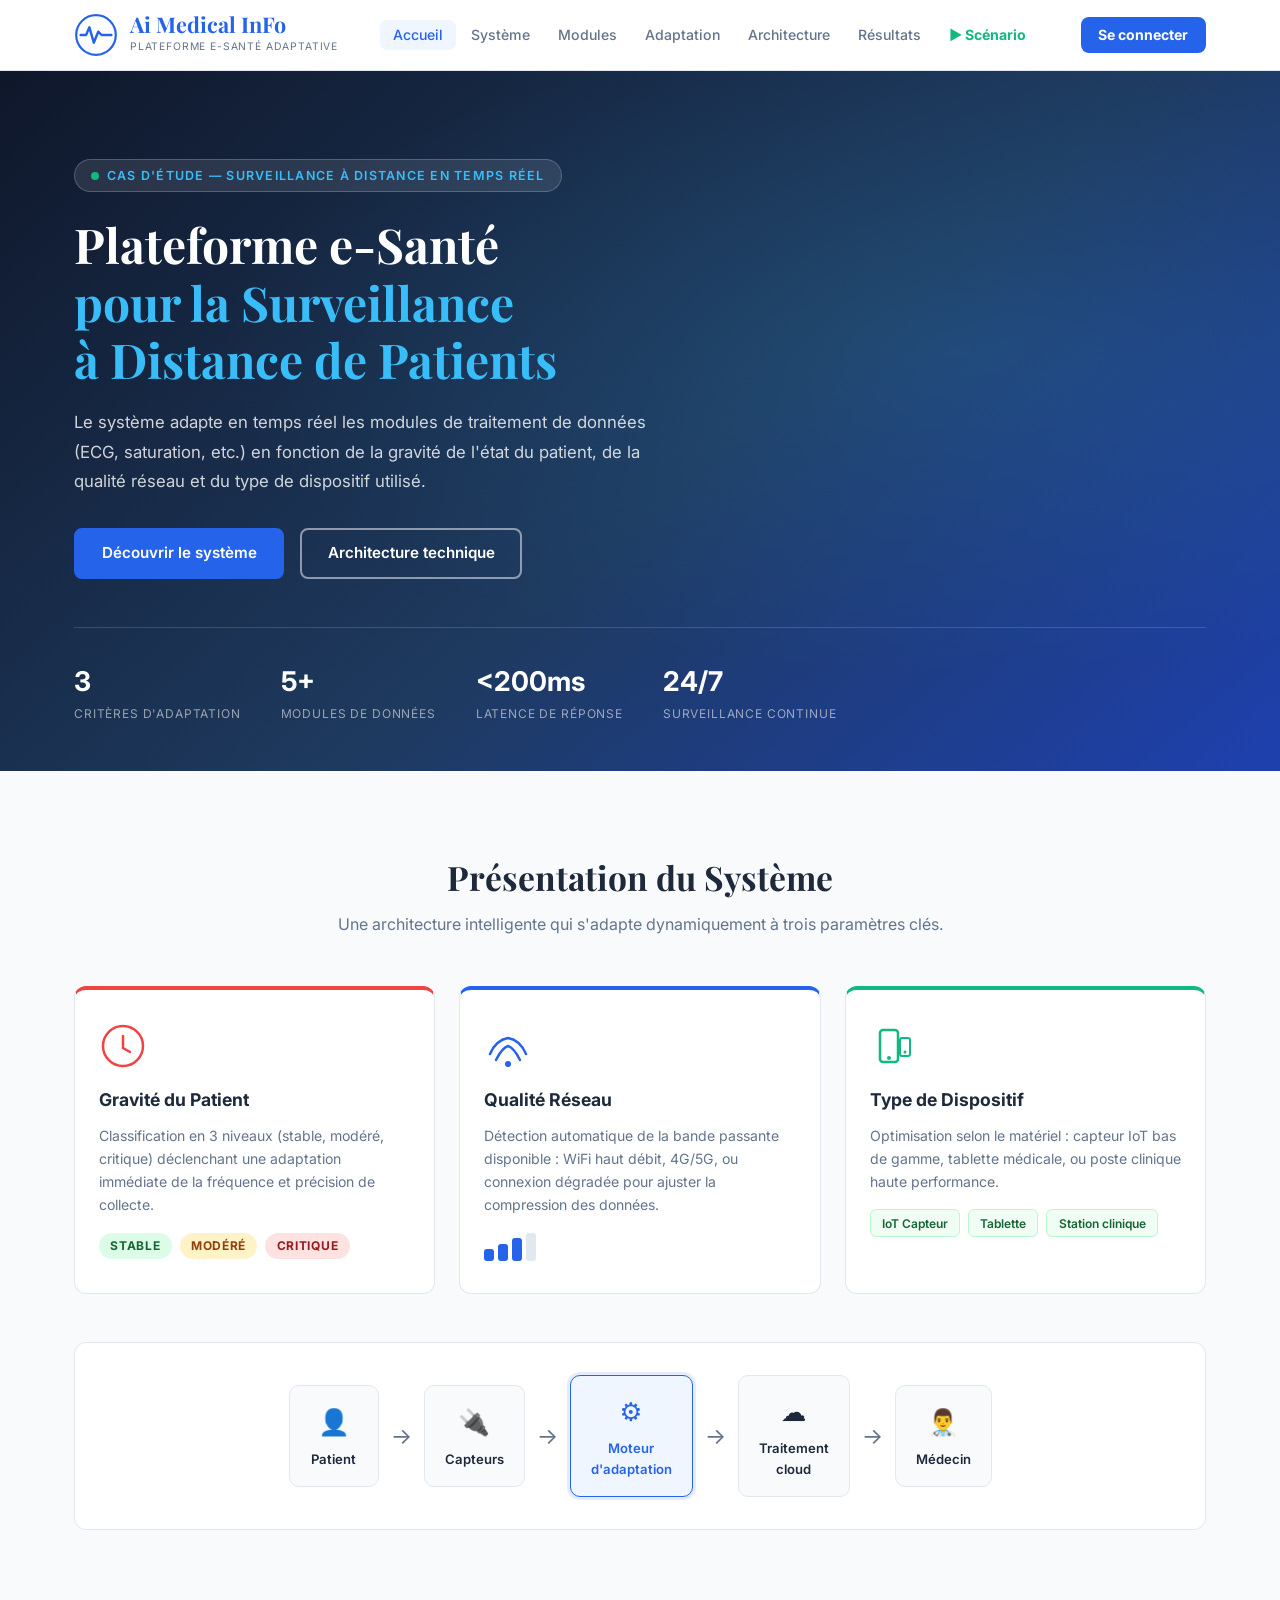
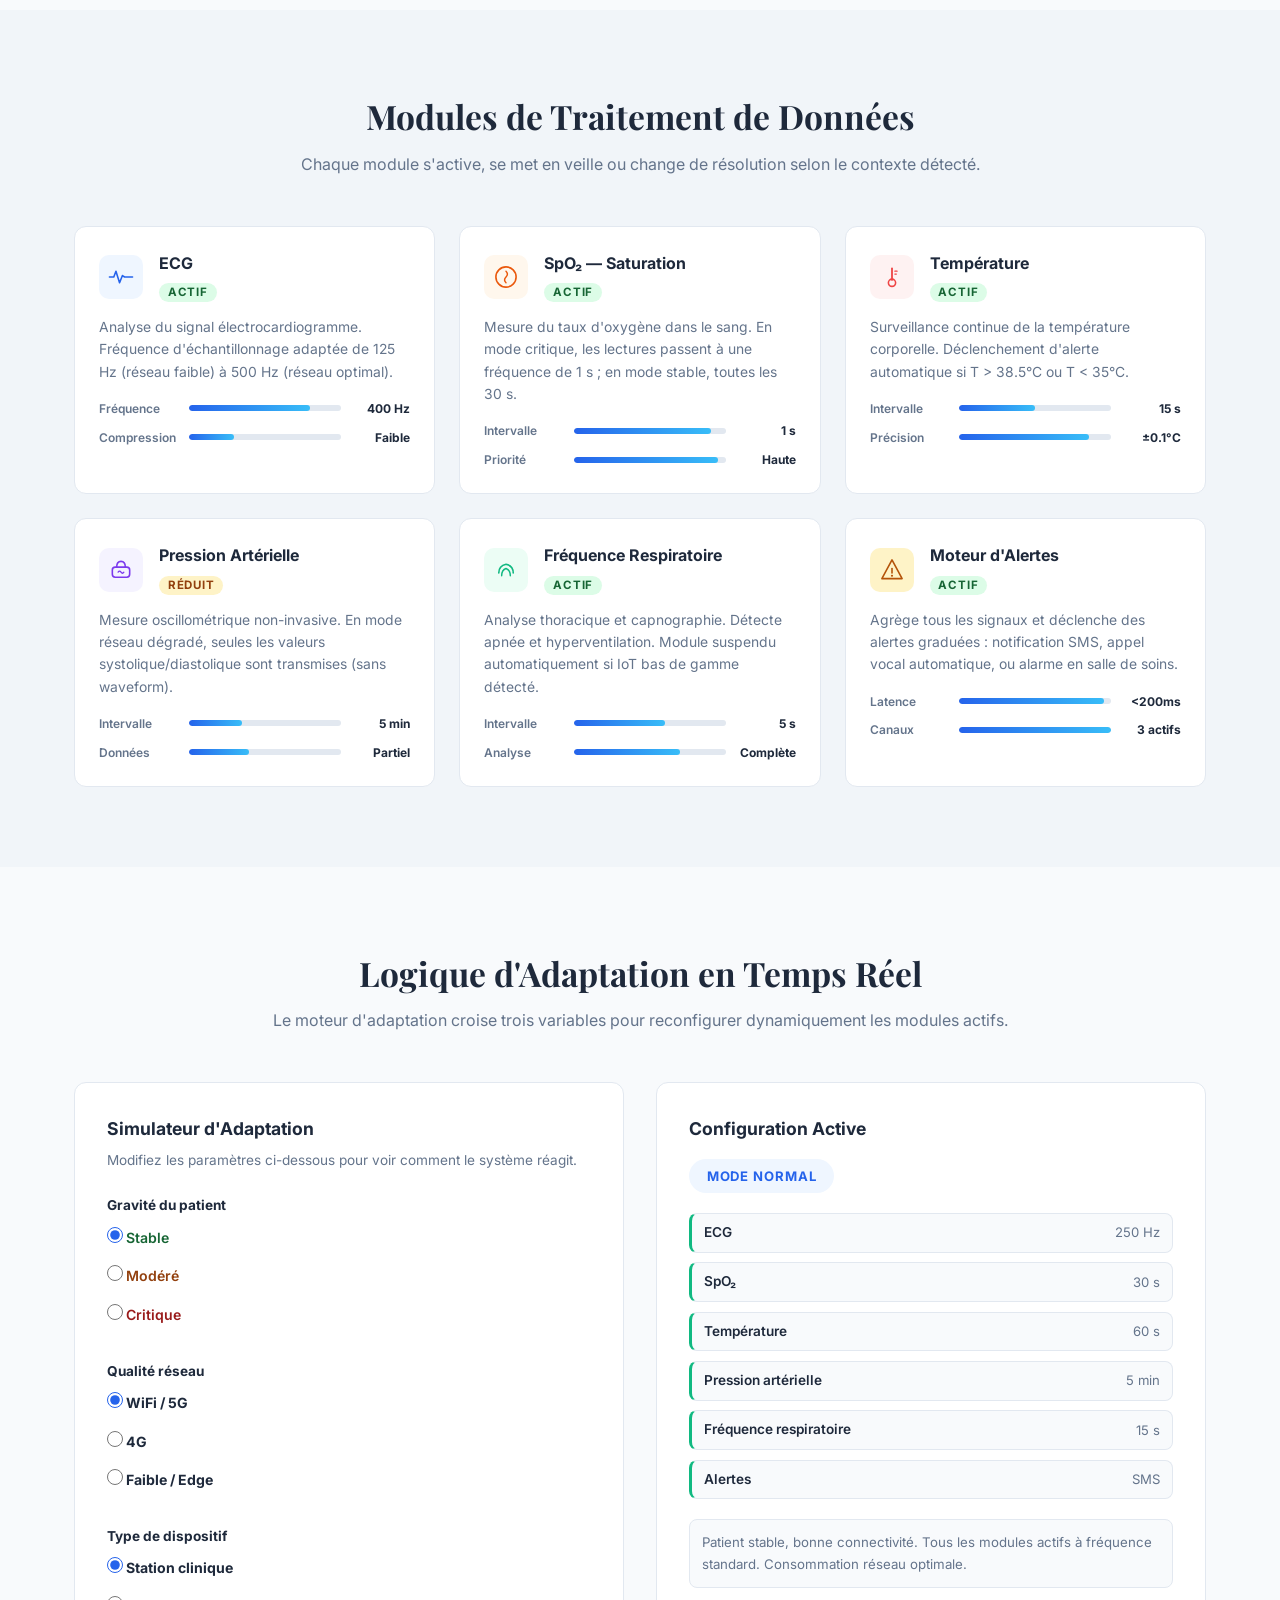
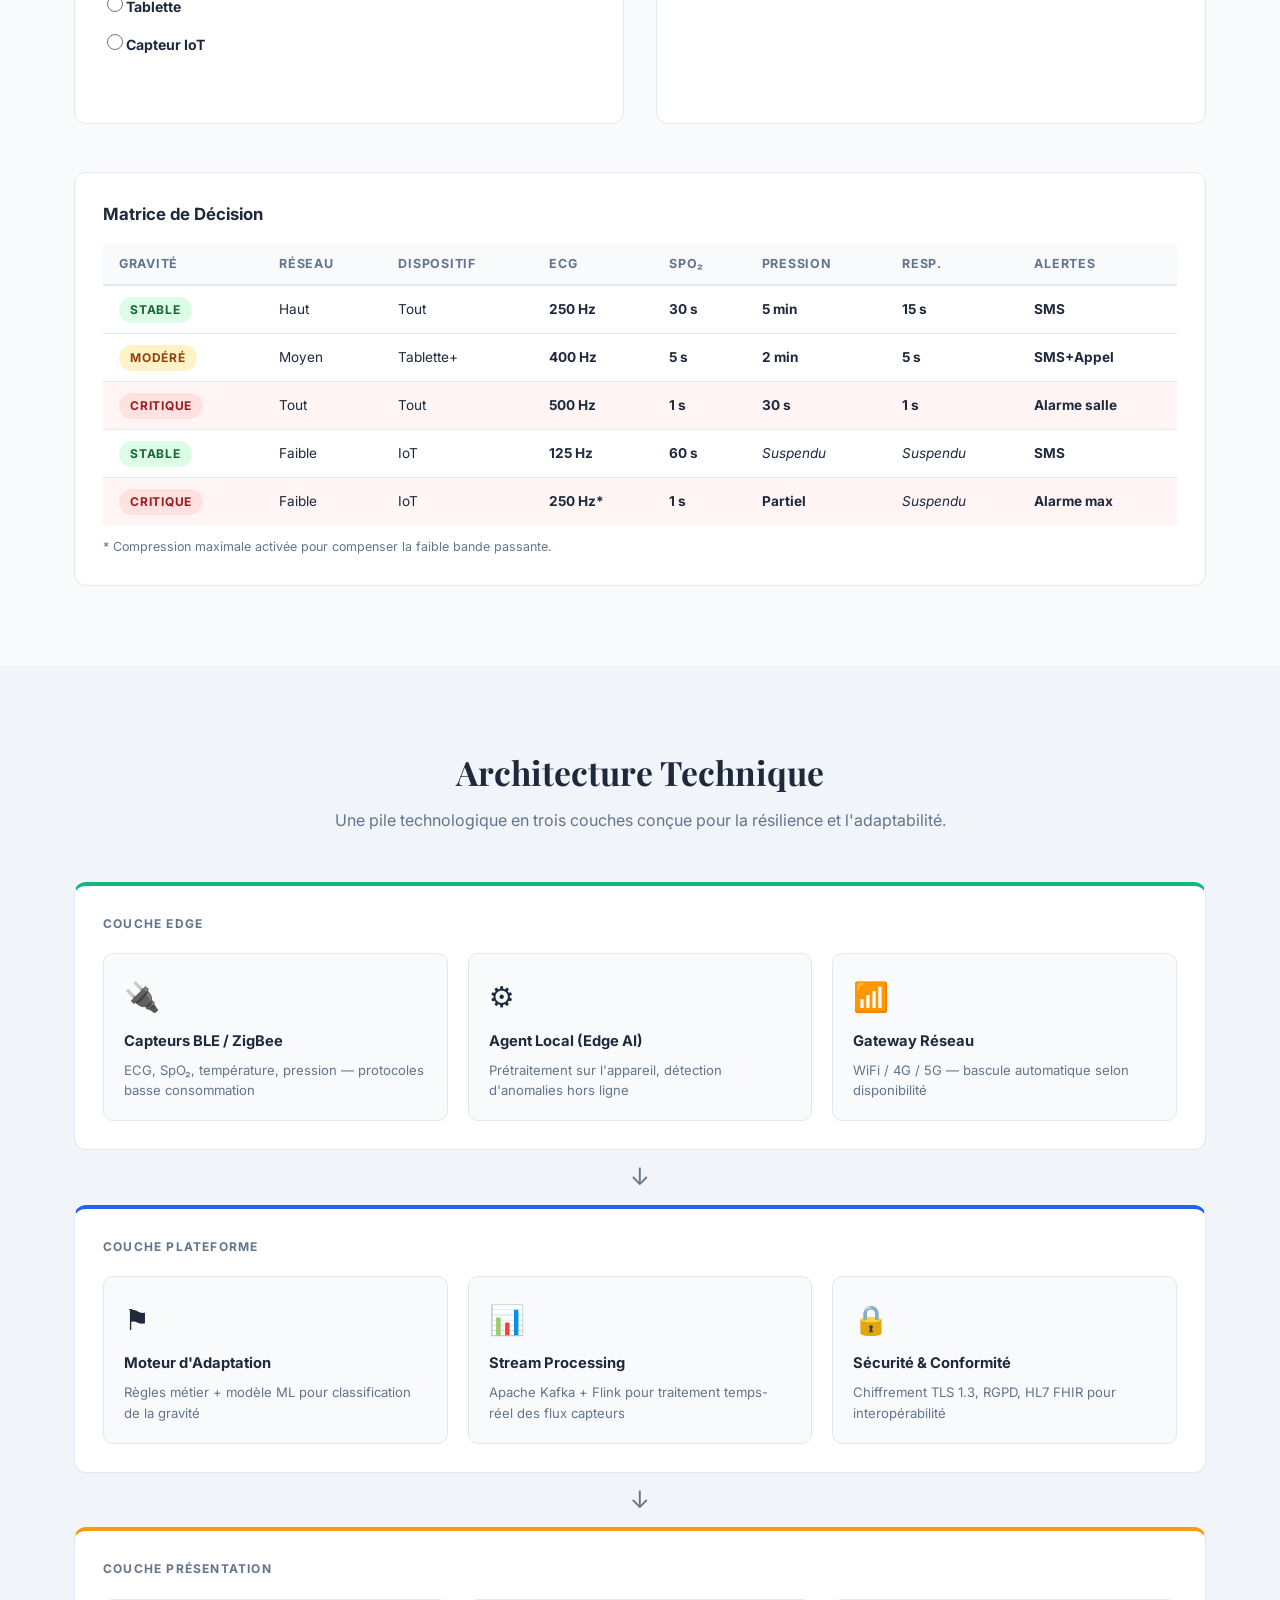
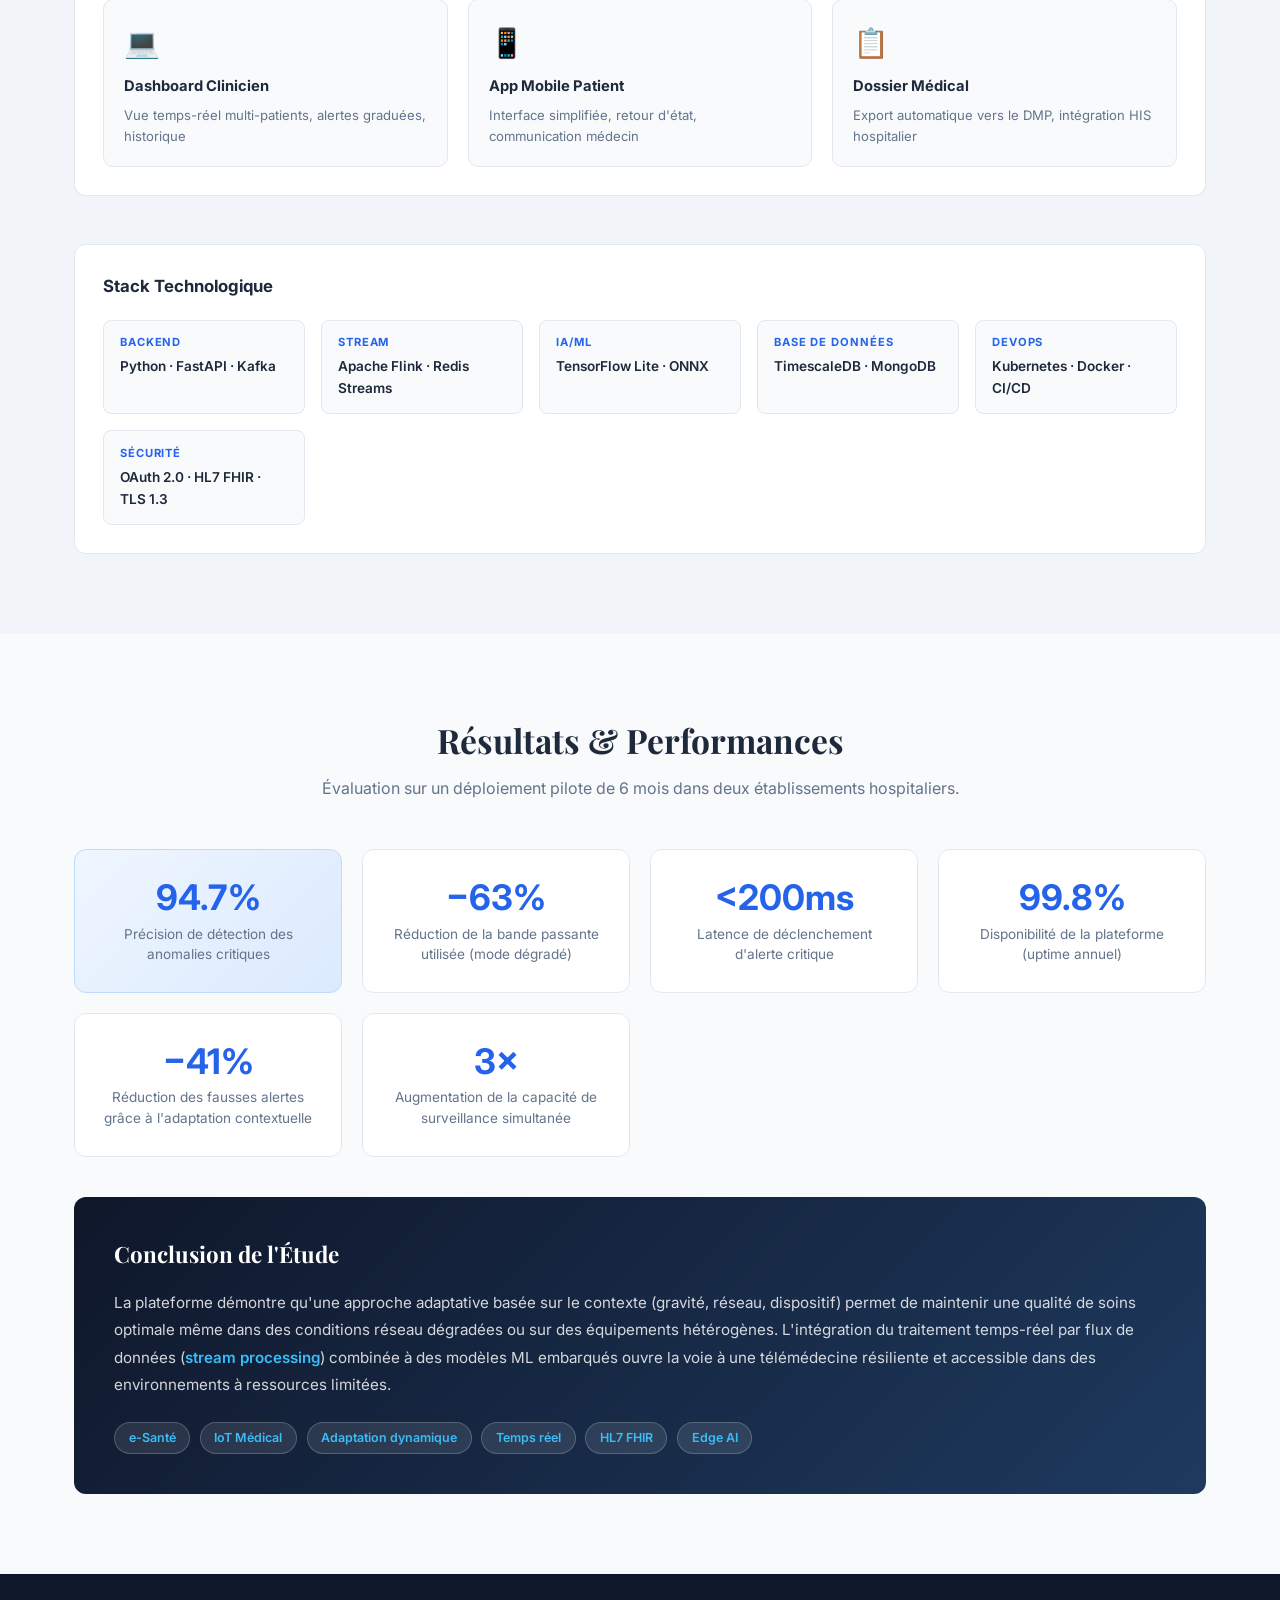
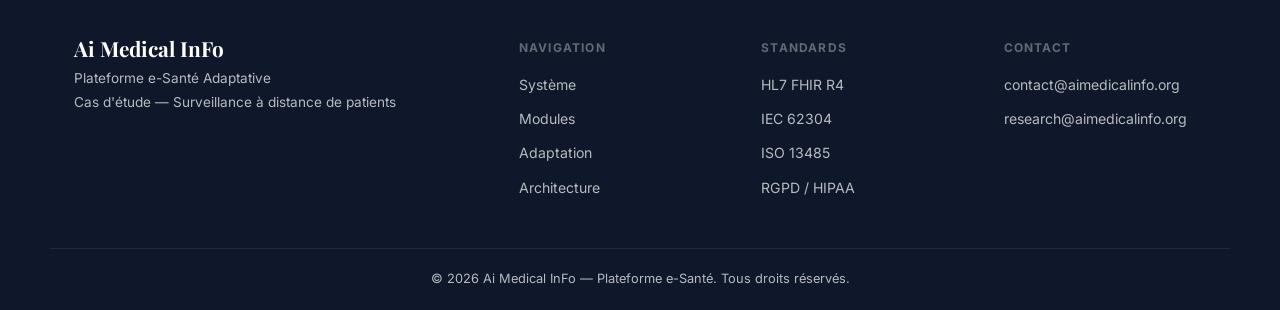
<file: index.html>
<!DOCTYPE html>
<html lang="fr">
<head>
  <meta charset="UTF-8" />
  <meta name="viewport" content="width=device-width, initial-scale=1.0" />
  <title>Ai Medical InFo – Plateforme e-Santé Adaptative</title>
  <link rel="stylesheet" href="style.css" />
  <link href="https://fonts.googleapis.com/css2?family=Inter:wght@300;400;500;600;700&family=Playfair+Display:wght@600;700&display=swap" rel="stylesheet" />
</head>
<body>

  <!-- HEADER -->
  <header class="site-header">
    <div class="container header-inner">
      <div class="logo">
        <div class="logo-pulse">
          <svg viewBox="0 0 40 40" fill="none">
            <circle cx="20" cy="20" r="18" stroke="#2563eb" stroke-width="2"/>
            <path d="M6 20h5l3-7 4 14 4-10 3 3h9" stroke="#2563eb" stroke-width="2.2" stroke-linecap="round" stroke-linejoin="round"/>
          </svg>
        </div>
        <div>
          <span class="logo-name">Ai Medical InFo</span>
          <span class="logo-subtitle">Plateforme e-Santé Adaptative</span>
        </div>
      </div>
      <nav class="main-nav">
        <ul>
          <li><a href="#accueil" class="active">Accueil</a></li>
          <li><a href="#systeme">Système</a></li>
          <li><a href="#modules">Modules</a></li>
          <li><a href="#adaptation">Adaptation</a></li>
          <li><a href="#architecture">Architecture</a></li>
          <li><a href="#resultats">Résultats</a></li>
          <li><a href="scenario.html" style="color:#10b981;font-weight:700">▶ Scénario</a></li>
        </ul>
      </nav>
      <a href="login.html" class="btn-connexion">Se connecter</a>
      <button class="nav-toggle" id="navToggle">&#9776;</button>
    </div>
  </header>

  <!-- HERO -->
  <section class="hero" id="accueil">
    <div class="hero-bg"></div>
    <div class="container hero-content">
      <div class="hero-badge">
        <span class="pulse-dot"></span>
        Cas d'étude — Surveillance à distance en temps réel
      </div>
      <h1>Plateforme e-Santé<br /><span class="accent">pour la Surveillance<br />à Distance de Patients</span></h1>
      <p>Le système adapte en temps réel les modules de traitement de données (ECG, saturation, etc.) en fonction de la gravité de l'état du patient, de la qualité réseau et du type de dispositif utilisé.</p>
      <div class="hero-actions">
        <a href="#systeme" class="btn btn-primary">Découvrir le système</a>
        <a href="#architecture" class="btn btn-outline">Architecture technique</a>
      </div>
      <div class="hero-stats">
        <div class="stat">
          <span class="stat-num">3</span>
          <span class="stat-label">Critères d'adaptation</span>
        </div>
        <div class="stat">
          <span class="stat-num">5+</span>
          <span class="stat-label">Modules de données</span>
        </div>
        <div class="stat">
          <span class="stat-num">&lt;200ms</span>
          <span class="stat-label">Latence de réponse</span>
        </div>
        <div class="stat">
          <span class="stat-num">24/7</span>
          <span class="stat-label">Surveillance continue</span>
        </div>
      </div>
    </div>
    <!-- ECG Animation -->
    <div class="hero-ecg">
      <svg viewBox="0 0 800 80" preserveAspectRatio="none">
        <polyline class="ecg-line" points="0,40 60,40 80,40 95,10 105,70 120,40 160,40 220,40 240,40 255,15 265,65 280,40 320,40 380,40 400,40 415,12 425,68 440,40 480,40 540,40 560,40 575,14 585,66 600,40 640,40 700,40 720,40 735,13 745,67 760,40 800,40"/>
      </svg>
    </div>
  </section>

  <!-- PRÉSENTATION DU SYSTÈME -->
  <section class="section" id="systeme">
    <div class="container">
      <div class="section-header">
        <h2>Présentation du Système</h2>
        <p>Une architecture intelligente qui s'adapte dynamiquement à trois paramètres clés.</p>
      </div>

      <div class="system-overview">
        <div class="overview-card card-severity">
          <div class="ov-icon">
            <svg viewBox="0 0 48 48" fill="none">
              <circle cx="24" cy="24" r="20" stroke="currentColor" stroke-width="2.5"/>
              <path d="M24 14v12l7 4" stroke="currentColor" stroke-width="2.5" stroke-linecap="round"/>
            </svg>
          </div>
          <h3>Gravité du Patient</h3>
          <p>Classification en 3 niveaux (stable, modéré, critique) déclenchant une adaptation immédiate de la fréquence et précision de collecte.</p>
          <div class="severity-levels">
            <span class="level stable">Stable</span>
            <span class="level moderate">Modéré</span>
            <span class="level critical">Critique</span>
          </div>
        </div>

        <div class="overview-card card-network">
          <div class="ov-icon">
            <svg viewBox="0 0 48 48" fill="none">
              <path d="M6 32 Q12 18 24 16 Q36 18 42 32" stroke="currentColor" stroke-width="2.5" stroke-linecap="round"/>
              <path d="M12 38 Q18 26 24 24 Q30 26 36 38" stroke="currentColor" stroke-width="2.5" stroke-linecap="round"/>
              <circle cx="24" cy="42" r="3" fill="currentColor"/>
            </svg>
          </div>
          <h3>Qualité Réseau</h3>
          <p>Détection automatique de la bande passante disponible : WiFi haut débit, 4G/5G, ou connexion dégradée pour ajuster la compression des données.</p>
          <div class="network-bars" id="networkBars">
            <span class="bar b1 active"></span>
            <span class="bar b2 active"></span>
            <span class="bar b3 active"></span>
            <span class="bar b4"></span>
          </div>
        </div>

        <div class="overview-card card-device">
          <div class="ov-icon">
            <svg viewBox="0 0 48 48" fill="none">
              <rect x="10" y="8" width="18" height="32" rx="3" stroke="currentColor" stroke-width="2.5"/>
              <circle cx="19" cy="36" r="2" fill="currentColor"/>
              <rect x="30" y="16" width="10" height="18" rx="2" stroke="currentColor" stroke-width="2"/>
              <circle cx="35" cy="30" r="1.5" fill="currentColor"/>
            </svg>
          </div>
          <h3>Type de Dispositif</h3>
          <p>Optimisation selon le matériel : capteur IoT bas de gamme, tablette médicale, ou poste clinique haute performance.</p>
          <div class="device-tags">
            <span class="dtag">IoT Capteur</span>
            <span class="dtag">Tablette</span>
            <span class="dtag">Station clinique</span>
          </div>
        </div>
      </div>

      <!-- Flow Diagram -->
      <div class="flow-diagram">
        <div class="flow-node fn-patient">
          <span class="fn-icon">&#128100;</span>
          <span>Patient</span>
        </div>
        <div class="flow-arrow">&#8594;</div>
        <div class="flow-node fn-sensor">
          <span class="fn-icon">&#128268;</span>
          <span>Capteurs</span>
        </div>
        <div class="flow-arrow">&#8594;</div>
        <div class="flow-node fn-adapt highlight-node">
          <span class="fn-icon">&#9881;</span>
          <span>Moteur<br/>d'adaptation</span>
        </div>
        <div class="flow-arrow">&#8594;</div>
        <div class="flow-node fn-cloud">
          <span class="fn-icon">&#9729;</span>
          <span>Traitement<br/>cloud</span>
        </div>
        <div class="flow-arrow">&#8594;</div>
        <div class="flow-node fn-doctor">
          <span class="fn-icon">&#128104;&#8205;&#9877;</span>
          <span>Médecin</span>
        </div>
      </div>
    </div>
  </section>

  <!-- MODULES DE TRAITEMENT -->
  <section class="section section-alt" id="modules">
    <div class="container">
      <div class="section-header">
        <h2>Modules de Traitement de Données</h2>
        <p>Chaque module s'active, se met en veille ou change de résolution selon le contexte détecté.</p>
      </div>

      <div class="modules-grid">

        <div class="module-card">
          <div class="module-header">
            <div class="module-icon icon-ecg">
              <svg viewBox="0 0 36 36" fill="none">
                <path d="M2 18h6l3-8 5 16 4-10 3 2h11" stroke="currentColor" stroke-width="2.2" stroke-linecap="round" stroke-linejoin="round"/>
              </svg>
            </div>
            <div>
              <h3>ECG</h3>
              <span class="module-status active-status">Actif</span>
            </div>
          </div>
          <p>Analyse du signal électrocardiogramme. Fréquence d'échantillonnage adaptée de 125 Hz (réseau faible) à 500 Hz (réseau optimal).</p>
          <div class="module-params">
            <div class="param">
              <span class="param-label">Fréquence</span>
              <div class="param-bar"><div class="param-fill" style="width:80%"></div></div>
              <span class="param-val">400 Hz</span>
            </div>
            <div class="param">
              <span class="param-label">Compression</span>
              <div class="param-bar"><div class="param-fill" style="width:30%"></div></div>
              <span class="param-val">Faible</span>
            </div>
          </div>
        </div>

        <div class="module-card">
          <div class="module-header">
            <div class="module-icon icon-spo2">
              <svg viewBox="0 0 36 36" fill="none">
                <circle cx="18" cy="18" r="14" stroke="currentColor" stroke-width="2.2"/>
                <path d="M18 10 Q22 14 18 18 Q14 22 18 26" stroke="currentColor" stroke-width="2" stroke-linecap="round"/>
              </svg>
            </div>
            <div>
              <h3>SpO₂ — Saturation</h3>
              <span class="module-status active-status">Actif</span>
            </div>
          </div>
          <p>Mesure du taux d'oxygène dans le sang. En mode critique, les lectures passent à une fréquence de 1 s ; en mode stable, toutes les 30 s.</p>
          <div class="module-params">
            <div class="param">
              <span class="param-label">Intervalle</span>
              <div class="param-bar"><div class="param-fill" style="width:90%"></div></div>
              <span class="param-val">1 s</span>
            </div>
            <div class="param">
              <span class="param-label">Priorité</span>
              <div class="param-bar"><div class="param-fill" style="width:95%"></div></div>
              <span class="param-val">Haute</span>
            </div>
          </div>
        </div>

        <div class="module-card">
          <div class="module-header">
            <div class="module-icon icon-temp">
              <svg viewBox="0 0 36 36" fill="none">
                <path d="M18 6v16" stroke="currentColor" stroke-width="2.5" stroke-linecap="round"/>
                <circle cx="18" cy="26" r="5" stroke="currentColor" stroke-width="2.2"/>
                <path d="M22 10h3M22 14h2" stroke="currentColor" stroke-width="1.8" stroke-linecap="round"/>
              </svg>
            </div>
            <div>
              <h3>Température</h3>
              <span class="module-status active-status">Actif</span>
            </div>
          </div>
          <p>Surveillance continue de la température corporelle. Déclenchement d'alerte automatique si T > 38.5°C ou T &lt; 35°C.</p>
          <div class="module-params">
            <div class="param">
              <span class="param-label">Intervalle</span>
              <div class="param-bar"><div class="param-fill" style="width:50%"></div></div>
              <span class="param-val">15 s</span>
            </div>
            <div class="param">
              <span class="param-label">Précision</span>
              <div class="param-bar"><div class="param-fill" style="width:85%"></div></div>
              <span class="param-val">±0.1°C</span>
            </div>
          </div>
        </div>

        <div class="module-card">
          <div class="module-header">
            <div class="module-icon icon-bp">
              <svg viewBox="0 0 36 36" fill="none">
                <rect x="6" y="14" width="24" height="14" rx="4" stroke="currentColor" stroke-width="2.2"/>
                <path d="M12 14 Q12 6 18 6 Q24 6 24 14" stroke="currentColor" stroke-width="2.2" stroke-linecap="round"/>
                <path d="M14 21 Q16 18 18 21 Q20 24 22 21" stroke="currentColor" stroke-width="1.8" stroke-linecap="round"/>
              </svg>
            </div>
            <div>
              <h3>Pression Artérielle</h3>
              <span class="module-status standby-status">Réduit</span>
            </div>
          </div>
          <p>Mesure oscillométrique non-invasive. En mode réseau dégradé, seules les valeurs systolique/diastolique sont transmises (sans waveform).</p>
          <div class="module-params">
            <div class="param">
              <span class="param-label">Intervalle</span>
              <div class="param-bar"><div class="param-fill" style="width:35%"></div></div>
              <span class="param-val">5 min</span>
            </div>
            <div class="param">
              <span class="param-label">Données</span>
              <div class="param-bar"><div class="param-fill" style="width:40%"></div></div>
              <span class="param-val">Partiel</span>
            </div>
          </div>
        </div>

        <div class="module-card">
          <div class="module-header">
            <div class="module-icon icon-resp">
              <svg viewBox="0 0 36 36" fill="none">
                <path d="M8 22 Q8 12 18 10 Q28 12 28 22" stroke="currentColor" stroke-width="2.2" stroke-linecap="round"/>
                <path d="M12 26 Q12 18 18 16 Q24 18 24 26" stroke="currentColor" stroke-width="2" stroke-linecap="round"/>
              </svg>
            </div>
            <div>
              <h3>Fréquence Respiratoire</h3>
              <span class="module-status active-status">Actif</span>
            </div>
          </div>
          <p>Analyse thoracique et capnographie. Détecte apnée et hyperventilation. Module suspendu automatiquement si IoT bas de gamme détecté.</p>
          <div class="module-params">
            <div class="param">
              <span class="param-label">Intervalle</span>
              <div class="param-bar"><div class="param-fill" style="width:60%"></div></div>
              <span class="param-val">5 s</span>
            </div>
            <div class="param">
              <span class="param-label">Analyse</span>
              <div class="param-bar"><div class="param-fill" style="width:70%"></div></div>
              <span class="param-val">Complète</span>
            </div>
          </div>
        </div>

        <div class="module-card">
          <div class="module-header">
            <div class="module-icon icon-alert">
              <svg viewBox="0 0 36 36" fill="none">
                <path d="M18 4 L32 30 H4 Z" stroke="currentColor" stroke-width="2.2" stroke-linejoin="round"/>
                <path d="M18 16v6" stroke="currentColor" stroke-width="2.2" stroke-linecap="round"/>
                <circle cx="18" cy="26" r="1.5" fill="currentColor"/>
              </svg>
            </div>
            <div>
              <h3>Moteur d'Alertes</h3>
              <span class="module-status active-status">Actif</span>
            </div>
          </div>
          <p>Agrège tous les signaux et déclenche des alertes graduées : notification SMS, appel vocal automatique, ou alarme en salle de soins.</p>
          <div class="module-params">
            <div class="param">
              <span class="param-label">Latence</span>
              <div class="param-bar"><div class="param-fill" style="width:95%"></div></div>
              <span class="param-val">&lt;200ms</span>
            </div>
            <div class="param">
              <span class="param-label">Canaux</span>
              <div class="param-bar"><div class="param-fill" style="width:100%"></div></div>
              <span class="param-val">3 actifs</span>
            </div>
          </div>
        </div>

      </div>
    </div>
  </section>

  <!-- LOGIQUE D'ADAPTATION -->
  <section class="section" id="adaptation">
    <div class="container">
      <div class="section-header">
        <h2>Logique d'Adaptation en Temps Réel</h2>
        <p>Le moteur d'adaptation croise trois variables pour reconfigurer dynamiquement les modules actifs.</p>
      </div>

      <div class="adapt-demo">
        <div class="adapt-controls">
          <h3>Simulateur d'Adaptation</h3>
          <p class="adapt-desc">Modifiez les paramètres ci-dessous pour voir comment le système réagit.</p>

          <div class="control-group">
            <label>Gravité du patient</label>
            <div class="radio-group">
              <label class="radio-opt">
                <input type="radio" name="severity" value="stable" checked />
                <span class="radio-label stable-label">Stable</span>
              </label>
              <label class="radio-opt">
                <input type="radio" name="severity" value="moderate" />
                <span class="radio-label moderate-label">Modéré</span>
              </label>
              <label class="radio-opt">
                <input type="radio" name="severity" value="critical" />
                <span class="radio-label critical-label">Critique</span>
              </label>
            </div>
          </div>

          <div class="control-group">
            <label>Qualité réseau</label>
            <div class="radio-group">
              <label class="radio-opt">
                <input type="radio" name="network" value="high" checked />
                <span class="radio-label">WiFi / 5G</span>
              </label>
              <label class="radio-opt">
                <input type="radio" name="network" value="medium" />
                <span class="radio-label">4G</span>
              </label>
              <label class="radio-opt">
                <input type="radio" name="network" value="low" />
                <span class="radio-label">Faible / Edge</span>
              </label>
            </div>
          </div>

          <div class="control-group">
            <label>Type de dispositif</label>
            <div class="radio-group">
              <label class="radio-opt">
                <input type="radio" name="device" value="station" checked />
                <span class="radio-label">Station clinique</span>
              </label>
              <label class="radio-opt">
                <input type="radio" name="device" value="tablet" />
                <span class="radio-label">Tablette</span>
              </label>
              <label class="radio-opt">
                <input type="radio" name="device" value="iot" />
                <span class="radio-label">Capteur IoT</span>
              </label>
            </div>
          </div>
        </div>

        <div class="adapt-result" id="adaptResult">
          <h3>Configuration Active</h3>
          <div class="result-badge" id="resultBadge">Mode Normal</div>
          <div class="result-modules" id="resultModules">
            <!-- Filled by JS -->
          </div>
          <div class="result-summary" id="resultSummary"></div>
        </div>
      </div>

      <!-- Tableau des règles -->
      <div class="rules-table-wrap">
        <h3>Matrice de Décision</h3>
        <div class="rules-table-scroll">
          <table class="rules-table">
            <thead>
              <tr>
                <th>Gravité</th>
                <th>Réseau</th>
                <th>Dispositif</th>
                <th>ECG</th>
                <th>SpO₂</th>
                <th>Pression</th>
                <th>Resp.</th>
                <th>Alertes</th>
              </tr>
            </thead>
            <tbody>
              <tr>
                <td><span class="level stable">Stable</span></td>
                <td>Haut</td>
                <td>Tout</td>
                <td class="td-on">250 Hz</td>
                <td class="td-on">30 s</td>
                <td class="td-on">5 min</td>
                <td class="td-on">15 s</td>
                <td class="td-on">SMS</td>
              </tr>
              <tr>
                <td><span class="level moderate">Modéré</span></td>
                <td>Moyen</td>
                <td>Tablette+</td>
                <td class="td-on">400 Hz</td>
                <td class="td-on">5 s</td>
                <td class="td-on">2 min</td>
                <td class="td-on">5 s</td>
                <td class="td-warn">SMS+Appel</td>
              </tr>
              <tr class="row-critical">
                <td><span class="level critical">Critique</span></td>
                <td>Tout</td>
                <td>Tout</td>
                <td class="td-on">500 Hz</td>
                <td class="td-on">1 s</td>
                <td class="td-on">30 s</td>
                <td class="td-on">1 s</td>
                <td class="td-crit">Alarme salle</td>
              </tr>
              <tr>
                <td><span class="level stable">Stable</span></td>
                <td>Faible</td>
                <td>IoT</td>
                <td class="td-reduced">125 Hz</td>
                <td class="td-on">60 s</td>
                <td class="td-off">Suspendu</td>
                <td class="td-off">Suspendu</td>
                <td class="td-on">SMS</td>
              </tr>
              <tr class="row-critical">
                <td><span class="level critical">Critique</span></td>
                <td>Faible</td>
                <td>IoT</td>
                <td class="td-on">250 Hz*</td>
                <td class="td-on">1 s</td>
                <td class="td-reduced">Partiel</td>
                <td class="td-off">Suspendu</td>
                <td class="td-crit">Alarme max</td>
              </tr>
            </tbody>
          </table>
        </div>
        <p class="table-note">* Compression maximale activée pour compenser la faible bande passante.</p>
      </div>
    </div>
  </section>

  <!-- ARCHITECTURE -->
  <section class="section section-alt" id="architecture">
    <div class="container">
      <div class="section-header">
        <h2>Architecture Technique</h2>
        <p>Une pile technologique en trois couches conçue pour la résilience et l'adaptabilité.</p>
      </div>

      <div class="arch-layers">

        <div class="arch-layer layer-edge">
          <div class="layer-label">Couche Edge</div>
          <div class="layer-cards">
            <div class="arch-card">
              <span class="arch-icon">&#128268;</span>
              <strong>Capteurs BLE / ZigBee</strong>
              <p>ECG, SpO₂, température, pression — protocoles basse consommation</p>
            </div>
            <div class="arch-card">
              <span class="arch-icon">&#9881;</span>
              <strong>Agent Local (Edge AI)</strong>
              <p>Prétraitement sur l'appareil, détection d'anomalies hors ligne</p>
            </div>
            <div class="arch-card">
              <span class="arch-icon">&#128246;</span>
              <strong>Gateway Réseau</strong>
              <p>WiFi / 4G / 5G — bascule automatique selon disponibilité</p>
            </div>
          </div>
        </div>

        <div class="layer-arrow">&#8595;</div>

        <div class="arch-layer layer-platform">
          <div class="layer-label">Couche Plateforme</div>
          <div class="layer-cards">
            <div class="arch-card">
              <span class="arch-icon">&#9873;</span>
              <strong>Moteur d'Adaptation</strong>
              <p>Règles métier + modèle ML pour classification de la gravité</p>
            </div>
            <div class="arch-card">
              <span class="arch-icon">&#128202;</span>
              <strong>Stream Processing</strong>
              <p>Apache Kafka + Flink pour traitement temps-réel des flux capteurs</p>
            </div>
            <div class="arch-card">
              <span class="arch-icon">&#128274;</span>
              <strong>Sécurité & Conformité</strong>
              <p>Chiffrement TLS 1.3, RGPD, HL7 FHIR pour interopérabilité</p>
            </div>
          </div>
        </div>

        <div class="layer-arrow">&#8595;</div>

        <div class="arch-layer layer-presentation">
          <div class="layer-label">Couche Présentation</div>
          <div class="layer-cards">
            <div class="arch-card">
              <span class="arch-icon">&#128187;</span>
              <strong>Dashboard Clinicien</strong>
              <p>Vue temps-réel multi-patients, alertes graduées, historique</p>
            </div>
            <div class="arch-card">
              <span class="arch-icon">&#128241;</span>
              <strong>App Mobile Patient</strong>
              <p>Interface simplifiée, retour d'état, communication médecin</p>
            </div>
            <div class="arch-card">
              <span class="arch-icon">&#128203;</span>
              <strong>Dossier Médical</strong>
              <p>Export automatique vers le DMP, intégration HIS hospitalier</p>
            </div>
          </div>
        </div>

      </div>

      <!-- Stack technique -->
      <div class="tech-stack">
        <h3>Stack Technologique</h3>
        <div class="stack-grid">
          <div class="stack-item"><span class="stack-cat">Backend</span><span>Python · FastAPI · Kafka</span></div>
          <div class="stack-item"><span class="stack-cat">Stream</span><span>Apache Flink · Redis Streams</span></div>
          <div class="stack-item"><span class="stack-cat">IA/ML</span><span>TensorFlow Lite · ONNX</span></div>
          <div class="stack-item"><span class="stack-cat">Base de données</span><span>TimescaleDB · MongoDB</span></div>
          <div class="stack-item"><span class="stack-cat">DevOps</span><span>Kubernetes · Docker · CI/CD</span></div>
          <div class="stack-item"><span class="stack-cat">Sécurité</span><span>OAuth 2.0 · HL7 FHIR · TLS 1.3</span></div>
        </div>
      </div>
    </div>
  </section>

  <!-- RÉSULTATS -->
  <section class="section" id="resultats">
    <div class="container">
      <div class="section-header">
        <h2>Résultats & Performances</h2>
        <p>Évaluation sur un déploiement pilote de 6 mois dans deux établissements hospitaliers.</p>
      </div>

      <div class="results-grid">
        <div class="result-card rc-primary">
          <div class="rc-number">94.7%</div>
          <div class="rc-label">Précision de détection des anomalies critiques</div>
        </div>
        <div class="result-card">
          <div class="rc-number">&#8722;63%</div>
          <div class="rc-label">Réduction de la bande passante utilisée (mode dégradé)</div>
        </div>
        <div class="result-card">
          <div class="rc-number">&lt;200ms</div>
          <div class="rc-label">Latence de déclenchement d'alerte critique</div>
        </div>
        <div class="result-card">
          <div class="rc-number">99.8%</div>
          <div class="rc-label">Disponibilité de la plateforme (uptime annuel)</div>
        </div>
        <div class="result-card">
          <div class="rc-number">&#8722;41%</div>
          <div class="rc-label">Réduction des fausses alertes grâce à l'adaptation contextuelle</div>
        </div>
        <div class="result-card">
          <div class="rc-number">3×</div>
          <div class="rc-label">Augmentation de la capacité de surveillance simultanée</div>
        </div>
      </div>

      <div class="conclusion-box">
        <h3>Conclusion de l'Étude</h3>
        <p>
          La plateforme démontre qu'une approche adaptative basée sur le contexte (gravité, réseau, dispositif)
          permet de maintenir une qualité de soins optimale même dans des conditions réseau dégradées ou
          sur des équipements hétérogènes. L'intégration du traitement temps-réel par flux de données
          (<em>stream processing</em>) combinée à des modèles ML embarqués ouvre la voie à une télémédecine
          résiliente et accessible dans des environnements à ressources limitées.
        </p>
        <div class="conclusion-tags">
          <span>e-Santé</span>
          <span>IoT Médical</span>
          <span>Adaptation dynamique</span>
          <span>Temps réel</span>
          <span>HL7 FHIR</span>
          <span>Edge AI</span>
        </div>
      </div>
    </div>
  </section>

  <!-- FOOTER -->
  <footer class="site-footer">
    <div class="container footer-inner">
      <div class="footer-brand">
        <span class="logo-name" style="font-size:1.3rem">Ai Medical InFo</span>
        <p>Plateforme e-Santé Adaptative<br />Cas d'étude — Surveillance à distance de patients</p>
      </div>
      <div class="footer-links">
        <h5>Navigation</h5>
        <ul>
          <li><a href="#systeme">Système</a></li>
          <li><a href="#modules">Modules</a></li>
          <li><a href="#adaptation">Adaptation</a></li>
          <li><a href="#architecture">Architecture</a></li>
        </ul>
      </div>
      <div class="footer-links">
        <h5>Standards</h5>
        <ul>
          <li><a href="#">HL7 FHIR R4</a></li>
          <li><a href="#">IEC 62304</a></li>
          <li><a href="#">ISO 13485</a></li>
          <li><a href="#">RGPD / HIPAA</a></li>
        </ul>
      </div>
      <div class="footer-links">
        <h5>Contact</h5>
        <ul>
          <li><a href="mailto:contact@aimedicalinfo.org">contact@aimedicalinfo.org</a></li>
          <li><a href="mailto:research@aimedicalinfo.org">research@aimedicalinfo.org</a></li>
        </ul>
      </div>
    </div>
    <div class="footer-bottom">
      <div class="container">
        <p>&copy; 2026 Ai Medical InFo — Plateforme e-Santé. Tous droits réservés.</p>
      </div>
    </div>
  </footer>

  <script src="main.js"></script>
</body>
</html>
</file>
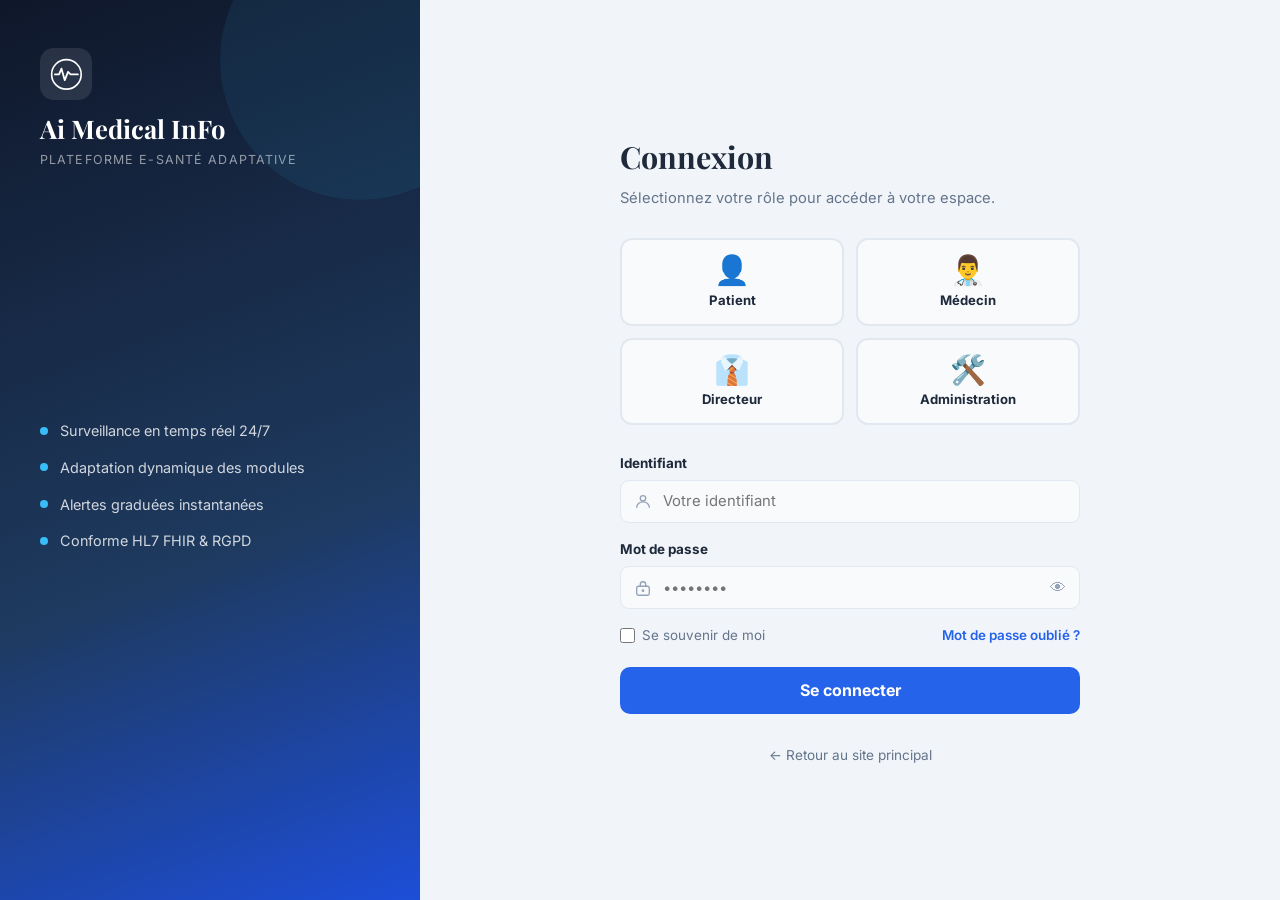
<file: dashboard-admin.html>
<!DOCTYPE html>
<html lang="fr">
<head>
  <meta charset="UTF-8"/>
  <meta name="viewport" content="width=device-width, initial-scale=1.0"/>
  <title>Administration — Ai Medical InFo</title>
  <link rel="stylesheet" href="style.css"/>
  <link rel="stylesheet" href="login.css"/>
  <link href="https://fonts.googleapis.com/css2?family=Inter:wght@300;400;500;600;700&family=Playfair+Display:wght@600;700&display=swap" rel="stylesheet"/>
</head>
<body class="dash-body">

<aside class="dash-sidebar">
  <div class="sidebar-brand">
    <div class="sidebar-brand-icon">
      <svg viewBox="0 0 40 40" fill="none"><circle cx="20" cy="20" r="18" stroke="#fff" stroke-width="2"/><path d="M6 20h5l3-7 4 14 4-10 3 3h9" stroke="#fff" stroke-width="2.2" stroke-linecap="round" stroke-linejoin="round"/></svg>
    </div>
    <div>
      <div class="sidebar-brand-name">Ai Medical InFo</div>
      <div class="sidebar-brand-role">Administration Système</div>
    </div>
  </div>
  <div class="sidebar-user">
    <div class="sidebar-avatar" style="background:#b45309" id="sidebarAvatar">AS</div>
    <div>
      <div class="sidebar-user-name" id="sidebarName">Admin Système</div>
      <div class="sidebar-user-role">Super Administrateur</div>
    </div>
  </div>
  <nav class="sidebar-nav">
    <div class="sidebar-section-label">Gestion</div>
    <button class="sidebar-link active" onclick="showPanel('systeme')"><span class="sidebar-link-icon">🖥️</span> État Système</button>
    <button class="sidebar-link" onclick="showPanel('utilisateurs')"><span class="sidebar-link-icon">👥</span> Utilisateurs</button>
    <button class="sidebar-link" onclick="showPanel('roles')"><span class="sidebar-link-icon">🔐</span> Rôles & Accès</button>
    <div class="sidebar-section-label">Infrastructure</div>
    <button class="sidebar-link" onclick="showPanel('serveurs')"><span class="sidebar-link-icon">🌐</span> Serveurs</button>
    <button class="sidebar-link" onclick="showPanel('logs')"><span class="sidebar-link-icon">📋</span> Journaux</button>
    <button class="sidebar-link" onclick="showPanel('parametres')"><span class="sidebar-link-icon">⚙️</span> Paramètres</button>
  </nav>
  <div class="sidebar-footer">
    <button class="btn-logout" onclick="logout()">🚪 Déconnexion</button>
  </div>
</aside>

<main class="dash-main">
  <div class="dash-topbar">
    <span class="topbar-title" id="topbarTitle">Administration Système</span>
    <div class="topbar-right">
      <span class="topbar-badge badge-administration">Administration</span>
      <div class="topbar-notif">🔔<span class="notif-count">4</span></div>
    </div>
  </div>

  <div class="dash-content">

    <!-- ÉTAT SYSTÈME -->
    <div class="dash-panel active" id="panel-systeme">
      <div class="panel-title">État du Système</div>
      <div class="panel-sub">Surveillance en temps réel de l'infrastructure — 05/05/2026 11:32.</div>

      <div class="kpi-grid">
        <div class="kpi-card kpi-ok"><div class="kpi-label">Statut global</div><div class="kpi-value" style="font-size:1.2rem; color:#10b981">Opérationnel</div><div class="kpi-sub">Tous les services actifs</div></div>
        <div class="kpi-card kpi-info"><div class="kpi-label">Utilisateurs connectés</div><div class="kpi-value">42</div><div class="kpi-sub">En ce moment</div></div>
        <div class="kpi-card kpi-ok"><div class="kpi-label">CPU moyen</div><div class="kpi-value">38%</div><div class="kpi-sub">6 serveurs</div></div>
        <div class="kpi-card kpi-warn"><div class="kpi-label">Stockage utilisé</div><div class="kpi-value">67%</div><div class="kpi-sub">2.4 TB / 3.6 TB</div></div>
      </div>

      <div class="two-col">
        <div class="card">
          <h3>Services & Microservices</h3>
          <div class="alert-list">
            <div class="alert-item alert-ok"><span class="alert-icon">✅</span><div><div class="alert-text">API Gateway — Opérationnel</div><div class="alert-time">Latence : 12ms</div></div></div>
            <div class="alert-item alert-ok"><span class="alert-icon">✅</span><div><div class="alert-text">Moteur d'Adaptation — Actif</div><div class="alert-time">165 règles chargées</div></div></div>
            <div class="alert-item alert-ok"><span class="alert-icon">✅</span><div><div class="alert-text">Apache Kafka — 6 partitions actives</div><div class="alert-time">Lag : 0 message</div></div></div>
            <div class="alert-item alert-ok"><span class="alert-icon">✅</span><div><div class="alert-text">TimescaleDB — Réplication active</div><div class="alert-time">1.8M enregistrements/jour</div></div></div>
            <div class="alert-item alert-warning"><span class="alert-icon">⚠️</span><div><div class="alert-text">Serveur S3 — Espace faible (67%)</div><div class="alert-time">Recommandation : extension sous 30 jours</div></div></div>
          </div>
        </div>
        <div class="card">
          <h3>Alertes système récentes</h3>
          <div class="alert-list">
            <div class="alert-item alert-warning"><span class="alert-icon">🟡</span><div><div class="alert-text">Stockage base TimescaleDB atteint 67%</div><div class="alert-time">Aujourd'hui 10:15</div></div></div>
            <div class="alert-item alert-info"><span class="alert-icon">🔵</span><div><div class="alert-text">Mise à jour moteur ML v2.3.1 disponible</div><div class="alert-time">Hier 23:00</div></div></div>
            <div class="alert-item alert-ok"><span class="alert-icon">✅</span><div><div class="alert-text">Sauvegarde automatique complète</div><div class="alert-time">Hier 02:00</div></div></div>
            <div class="alert-item alert-ok"><span class="alert-icon">✅</span><div><div class="alert-text">Certificats TLS renouvelés</div><div class="alert-time">02/05/2026</div></div></div>
          </div>
        </div>
      </div>
    </div>

    <!-- UTILISATEURS -->
    <div class="dash-panel" id="panel-utilisateurs">
      <div class="panel-title">Gestion des Utilisateurs</div>
      <div class="panel-sub">Tous les comptes actifs sur la plateforme.</div>

      <div class="kpi-grid">
        <div class="kpi-card kpi-info"><div class="kpi-label">Total utilisateurs</div><div class="kpi-value">186</div></div>
        <div class="kpi-card kpi-ok"><div class="kpi-label">Actifs ce mois</div><div class="kpi-value">142</div></div>
        <div class="kpi-card kpi-warn"><div class="kpi-label">Comptes inactifs</div><div class="kpi-value">9</div></div>
        <div class="kpi-card kpi-alert"><div class="kpi-label">Tentatives échouées</div><div class="kpi-value">3</div><div class="kpi-sub">Aujourd'hui</div></div>
      </div>

      <div class="card">
        <h3>Utilisateurs récents</h3>
        <div class="user-mgmt-grid">
          <div class="user-mgmt-card">
            <div class="um-avatar" style="background:#2563eb">AB</div>
            <div><div class="um-name">Ahmed Benali</div><div class="um-role">Patient • Actif</div></div>
            <div class="um-actions"><button class="um-btn">Modifier</button><button class="um-btn" style="color:#dc2626">Désactiver</button></div>
          </div>
          <div class="user-mgmt-card">
            <div class="um-avatar" style="background:#059669">SM</div>
            <div><div class="um-name">Dr. Sophie Martin</div><div class="um-role">Médecin • Actif</div></div>
            <div class="um-actions"><button class="um-btn">Modifier</button><button class="um-btn" style="color:#dc2626">Désactiver</button></div>
          </div>
          <div class="user-mgmt-card">
            <div class="um-avatar" style="background:#7c3aed">KO</div>
            <div><div class="um-name">Karim Oussama</div><div class="um-role">Directeur • Actif</div></div>
            <div class="um-actions"><button class="um-btn">Modifier</button><button class="um-btn" style="color:#dc2626">Désactiver</button></div>
          </div>
          <div class="user-mgmt-card">
            <div class="um-avatar" style="background:#0891b2">RK</div>
            <div><div class="um-name">Dr. Riad Khelil</div><div class="um-role">Médecin • Actif</div></div>
            <div class="um-actions"><button class="um-btn">Modifier</button><button class="um-btn" style="color:#dc2626">Désactiver</button></div>
          </div>
          <div class="user-mgmt-card">
            <div class="um-avatar" style="background:#dc2626">LK</div>
            <div><div class="um-name">M. Larbi Kamel</div><div class="um-role">Patient • Critique</div></div>
            <div class="um-actions"><button class="um-btn">Modifier</button><button class="um-btn" style="color:#dc2626">Désactiver</button></div>
          </div>
          <div class="user-mgmt-card">
            <div class="um-avatar" style="background:#94a3b8">NN</div>
            <div><div class="um-name">Mme N. Nour</div><div class="um-role">Patient • Inactif</div></div>
            <div class="um-actions"><button class="um-btn">Réactiver</button><button class="um-btn" style="color:#dc2626">Supprimer</button></div>
          </div>
        </div>
      </div>

      <div class="card">
        <h3>Créer un nouveau compte</h3>
        <form class="dash-form" onsubmit="event.preventDefault(); alert('Compte créé ! Invitation envoyée par email.');">
          <div class="three-col">
            <div class="form-group"><label>Prénom & Nom</label><input type="text" placeholder="Nom complet"/></div>
            <div class="form-group"><label>Email</label><input type="email" placeholder="email@institution.dz"/></div>
            <div class="form-group"><label>Rôle</label><select><option>Patient</option><option>Médecin</option><option>Directeur</option><option>Administration</option></select></div>
          </div>
          <button type="submit" class="btn-save">Créer le compte</button>
        </form>
      </div>
    </div>

    <!-- RÔLES -->
    <div class="dash-panel" id="panel-roles">
      <div class="panel-title">Rôles & Permissions</div>
      <div class="panel-sub">Matrice des droits d'accès par rôle.</div>
      <div class="card">
        <h3>Permissions par rôle</h3>
        <table class="data-table">
          <thead><tr><th>Permission</th><th>Patient</th><th>Médecin</th><th>Directeur</th><th>Administration</th></tr></thead>
          <tbody>
            <tr><td>Voir ses propres constantes</td><td>✅</td><td>✅</td><td>—</td><td>✅</td></tr>
            <tr><td>Voir les constantes des patients</td><td>❌</td><td>✅</td><td>📊 Stats</td><td>✅</td></tr>
            <tr><td>Créer des ordonnances</td><td>❌</td><td>✅</td><td>❌</td><td>❌</td></tr>
            <tr><td>Gérer les alertes</td><td>❌</td><td>✅</td><td>📊 Vue</td><td>✅</td></tr>
            <tr><td>Statistiques globales</td><td>❌</td><td>❌</td><td>✅</td><td>✅</td></tr>
            <tr><td>Gérer les utilisateurs</td><td>❌</td><td>❌</td><td>❌</td><td>✅</td></tr>
            <tr><td>Configuration système</td><td>❌</td><td>❌</td><td>❌</td><td>✅</td></tr>
            <tr><td>Accès journaux (logs)</td><td>❌</td><td>❌</td><td>📊 Résumé</td><td>✅</td></tr>
          </tbody>
        </table>
      </div>
    </div>

    <!-- SERVEURS -->
    <div class="dash-panel" id="panel-serveurs">
      <div class="panel-title">Infrastructure Serveurs</div>
      <div class="panel-sub">État des nœuds de l'infrastructure cloud.</div>
      <div class="card">
        <h3>Nœuds actifs</h3>
        <table class="data-table">
          <thead><tr><th>Serveur</th><th>Rôle</th><th>CPU</th><th>RAM</th><th>Disque</th><th>État</th></tr></thead>
          <tbody>
            <tr><td><strong>node-01</strong></td><td>API Gateway</td><td>22%</td><td>45%</td><td>30%</td><td><span class="status-dot"><span class="dot dot-green"></span>Actif</span></td></tr>
            <tr><td><strong>node-02</strong></td><td>Stream Processing</td><td>58%</td><td>72%</td><td>41%</td><td><span class="status-dot"><span class="dot dot-green"></span>Actif</span></td></tr>
            <tr><td><strong>node-03</strong></td><td>Base de données</td><td>35%</td><td>81%</td><td>67%</td><td><span class="status-dot"><span class="dot dot-orange"></span>Charge haute</span></td></tr>
            <tr><td><strong>node-04</strong></td><td>Moteur ML / AI</td><td>44%</td><td>60%</td><td>28%</td><td><span class="status-dot"><span class="dot dot-green"></span>Actif</span></td></tr>
            <tr><td><strong>node-05</strong></td><td>Backup / Archive</td><td>8%</td><td>25%</td><td>54%</td><td><span class="status-dot"><span class="dot dot-green"></span>Actif</span></td></tr>
            <tr><td><strong>node-06</strong></td><td>Standby failover</td><td>2%</td><td>10%</td><td>12%</td><td><span class="status-dot"><span class="dot dot-gray"></span>Standby</span></td></tr>
          </tbody>
        </table>
      </div>
    </div>

    <!-- LOGS -->
    <div class="dash-panel" id="panel-logs">
      <div class="panel-title">Journaux d'Activité</div>
      <div class="panel-sub">Audit trail complet — Accès, modifications, alertes système.</div>
      <div class="card">
        <h3>Derniers événements</h3>
        <table class="data-table">
          <thead><tr><th>Heure</th><th>Utilisateur</th><th>Action</th><th>IP</th><th>Résultat</th></tr></thead>
          <tbody>
            <tr><td>11:32</td><td>admin</td><td>Connexion</td><td>192.168.1.10</td><td style="color:#10b981;font-weight:700">Succès</td></tr>
            <tr><td>11:28</td><td>Système</td><td>Alerte critique — M. Larbi SpO₂ 88%</td><td>—</td><td style="color:#ef4444;font-weight:700">Déclenchée</td></tr>
            <tr><td>11:10</td><td>dr.martin</td><td>Connexion</td><td>10.0.2.45</td><td style="color:#10b981;font-weight:700">Succès</td></tr>
            <tr><td>10:55</td><td>Inconnu</td><td>Tentative de connexion</td><td>185.45.21.3</td><td style="color:#ef4444;font-weight:700">Échec — Bloqué</td></tr>
            <tr><td>10:15</td><td>Système</td><td>Alerte stockage 67%</td><td>node-03</td><td style="color:#f59e0b;font-weight:700">Avertissement</td></tr>
            <tr><td>09:40</td><td>patient01</td><td>Connexion</td><td>10.0.5.88</td><td style="color:#10b981;font-weight:700">Succès</td></tr>
            <tr><td>02:00</td><td>Système</td><td>Sauvegarde automatique</td><td>node-05</td><td style="color:#10b981;font-weight:700">Complète</td></tr>
          </tbody>
        </table>
      </div>
    </div>

    <!-- PARAMÈTRES -->
    <div class="dash-panel" id="panel-parametres">
      <div class="panel-title">Paramètres Système</div>
      <div class="panel-sub">Configuration globale de la plateforme e-Santé.</div>
      <div class="two-col">
        <div class="card">
          <h3>Seuils d'alerte</h3>
          <form class="dash-form" onsubmit="event.preventDefault(); alert('Paramètres sauvegardés !');">
            <div class="form-group"><label>SpO₂ critique (&lt;)</label><input type="number" value="90" min="80" max="95"/></div>
            <div class="form-group"><label>FC max alerte (bpm &gt;)</label><input type="number" value="100" min="90" max="130"/></div>
            <div class="form-group"><label>Température fièvre (°C &gt;)</label><input type="number" step="0.1" value="38.5"/></div>
            <div class="form-group"><label>Intervalle heartbeat (sec)</label><input type="number" value="30" min="10" max="120"/></div>
            <button type="submit" class="btn-save">Sauvegarder</button>
          </form>
        </div>
        <div class="card">
          <h3>Configuration réseau</h3>
          <form class="dash-form" onsubmit="event.preventDefault(); alert('Configuration réseau mise à jour !');">
            <div class="form-group"><label>Seuil bas débit (Kbps)</label><input type="number" value="128"/></div>
            <div class="form-group"><label>Compression mode dégradé</label><select><option>Maximum</option><option>Élevée</option><option>Modérée</option></select></div>
            <div class="form-group"><label>Timeout reconnexion (sec)</label><input type="number" value="10"/></div>
            <div class="form-group"><label>Mode de bascule réseau</label><select><option>Automatique</option><option>Manuel</option></select></div>
            <button type="submit" class="btn-save">Appliquer</button>
          </form>
        </div>
      </div>
    </div>

  </div>
</main>

<script src="dashboard.js"></script>
</body>
</html>
</file>
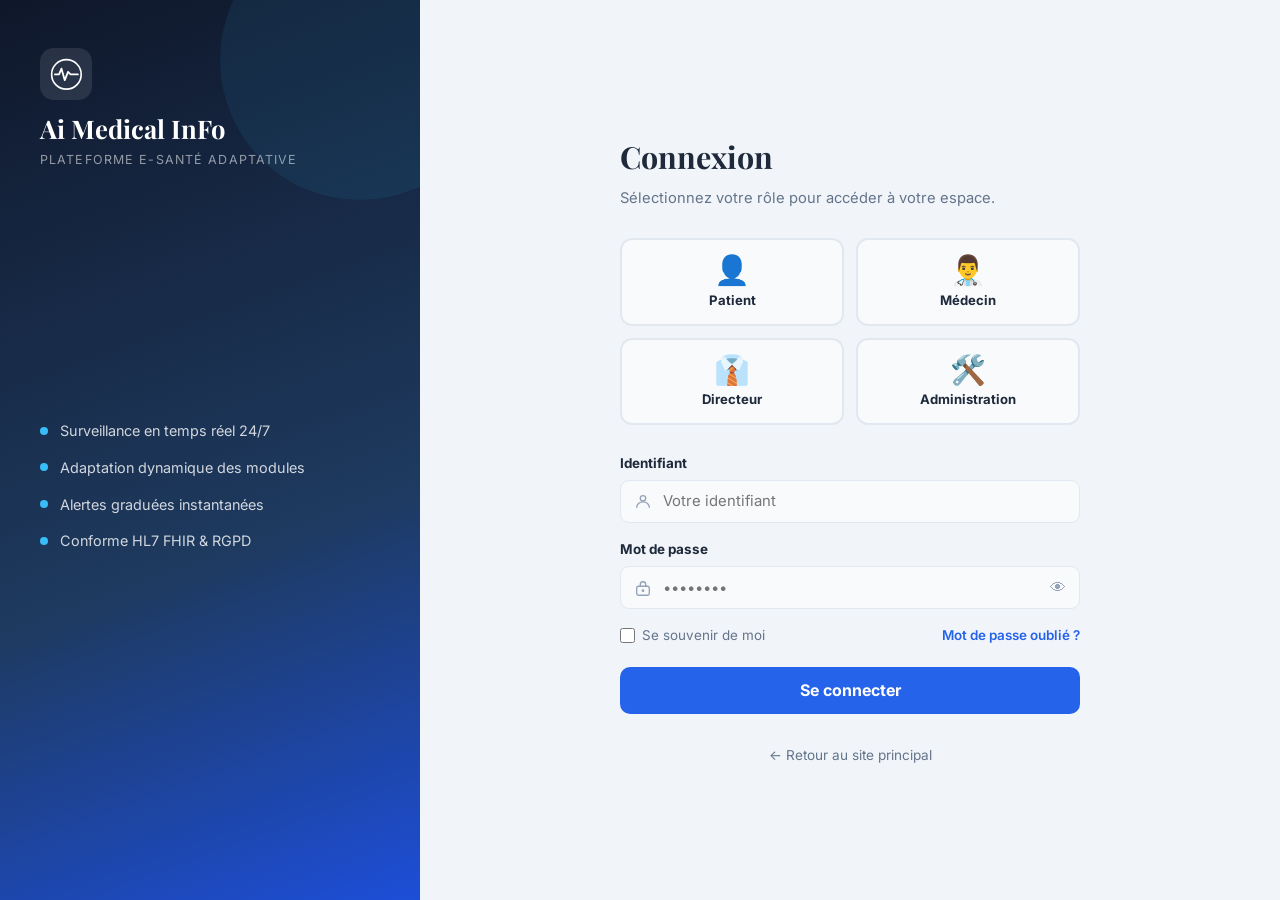
<file: dashboard-directeur.html>
<!DOCTYPE html>
<html lang="fr">
<head>
  <meta charset="UTF-8"/>
  <meta name="viewport" content="width=device-width, initial-scale=1.0"/>
  <title>Espace Directeur — Ai Medical InFo</title>
  <link rel="stylesheet" href="style.css"/>
  <link rel="stylesheet" href="login.css"/>
  <link href="https://fonts.googleapis.com/css2?family=Inter:wght@300;400;500;600;700&family=Playfair+Display:wght@600;700&display=swap" rel="stylesheet"/>
</head>
<body class="dash-body">

<aside class="dash-sidebar">
  <div class="sidebar-brand">
    <div class="sidebar-brand-icon">
      <svg viewBox="0 0 40 40" fill="none"><circle cx="20" cy="20" r="18" stroke="#fff" stroke-width="2"/><path d="M6 20h5l3-7 4 14 4-10 3 3h9" stroke="#fff" stroke-width="2.2" stroke-linecap="round" stroke-linejoin="round"/></svg>
    </div>
    <div>
      <div class="sidebar-brand-name">Ai Medical InFo</div>
      <div class="sidebar-brand-role">Direction</div>
    </div>
  </div>
  <div class="sidebar-user">
    <div class="sidebar-avatar" style="background:#7c3aed" id="sidebarAvatar">KO</div>
    <div>
      <div class="sidebar-user-name" id="sidebarName">M. Karim Oussama</div>
      <div class="sidebar-user-role">Directeur</div>
    </div>
  </div>
  <nav class="sidebar-nav">
    <div class="sidebar-section-label">Direction</div>
    <button class="sidebar-link active" onclick="showPanel('vue')"><span class="sidebar-link-icon">📊</span> Vue globale</button>
    <button class="sidebar-link" onclick="showPanel('performance')"><span class="sidebar-link-icon">📈</span> Performance</button>
    <button class="sidebar-link" onclick="showPanel('ressources')"><span class="sidebar-link-icon">🏥</span> Ressources</button>
    <div class="sidebar-section-label">Rapports</div>
    <button class="sidebar-link" onclick="showPanel('statistiques')"><span class="sidebar-link-icon">🔢</span> Statistiques</button>
    <button class="sidebar-link" onclick="showPanel('conformite')"><span class="sidebar-link-icon">✅</span> Conformité</button>
  </nav>
  <div class="sidebar-footer">
    <button class="btn-logout" onclick="logout()">🚪 Déconnexion</button>
  </div>
</aside>

<main class="dash-main">
  <div class="dash-topbar">
    <span class="topbar-title" id="topbarTitle">Vue Globale — Direction</span>
    <div class="topbar-right">
      <span class="topbar-badge badge-directeur">Directeur</span>
      <div class="topbar-notif">🔔<span class="notif-count">1</span></div>
    </div>
  </div>

  <div class="dash-content">

    <!-- VUE GLOBALE -->
    <div class="dash-panel active" id="panel-vue">
      <div class="panel-title">Vue Globale de la Plateforme</div>
      <div class="panel-sub">Indicateurs clés — Mai 2026 — Établissements pilotes A & B.</div>

      <div class="kpi-grid">
        <div class="kpi-card kpi-info"><div class="kpi-label">Patients actifs</div><div class="kpi-value">147</div><div class="kpi-sub">+12 ce mois</div></div>
        <div class="kpi-card kpi-ok"><div class="kpi-label">Médecins connectés</div><div class="kpi-value">18</div><div class="kpi-sub">2 établissements</div></div>
        <div class="kpi-card kpi-ok"><div class="kpi-label">Uptime plateforme</div><div class="kpi-value">99.8%</div><div class="kpi-sub">Ce mois</div></div>
        <div class="kpi-card kpi-warn"><div class="kpi-label">Alertes critiques/mois</div><div class="kpi-value">14</div><div class="kpi-sub">-41% vs mois dernier</div></div>
      </div>

      <div class="two-col">
        <div class="card">
          <h3>Répartition des patients par état</h3>
          <div style="margin-bottom:.75rem">
            <div class="progress-row" style="display:flex;align-items:center;gap:.75rem;margin-bottom:.5rem">
              <span class="progress-label" style="width:80px;font-size:.82rem;color:#64748b">Stables</span>
              <div class="progress-bar" style="flex:1;height:10px;background:#e2e8f0;border-radius:999px;overflow:hidden"><div class="progress-fill fill-green" style="width:75%;height:100%;background:#10b981;border-radius:999px"></div></div>
              <span class="progress-val" style="width:50px;text-align:right;font-size:.82rem;font-weight:700">110 (75%)</span>
            </div>
            <div class="progress-row" style="display:flex;align-items:center;gap:.75rem;margin-bottom:.5rem">
              <span class="progress-label" style="width:80px;font-size:.82rem;color:#64748b">Modérés</span>
              <div class="progress-bar" style="flex:1;height:10px;background:#e2e8f0;border-radius:999px;overflow:hidden"><div class="progress-fill fill-orange" style="width:18%;height:100%;background:#f59e0b;border-radius:999px"></div></div>
              <span class="progress-val" style="width:50px;text-align:right;font-size:.82rem;font-weight:700">26 (18%)</span>
            </div>
            <div class="progress-row" style="display:flex;align-items:center;gap:.75rem">
              <span class="progress-label" style="width:80px;font-size:.82rem;color:#64748b">Critiques</span>
              <div class="progress-bar" style="flex:1;height:10px;background:#e2e8f0;border-radius:999px;overflow:hidden"><div class="progress-fill fill-red" style="width:7%;height:100%;background:#ef4444;border-radius:999px"></div></div>
              <span class="progress-val" style="width:50px;text-align:right;font-size:.82rem;font-weight:700">11 (7%)</span>
            </div>
          </div>
        </div>
        <div class="card">
          <h3>Utilisation des modules d'adaptation</h3>
          <div style="margin-bottom:.75rem">
            <div style="display:flex;align-items:center;gap:.75rem;margin-bottom:.5rem">
              <span style="width:110px;font-size:.82rem;color:#64748b">Mode normal</span>
              <div style="flex:1;height:8px;background:#e2e8f0;border-radius:999px;overflow:hidden"><div style="width:62%;height:100%;background:#2563eb;border-radius:999px"></div></div>
              <span style="width:35px;text-align:right;font-size:.82rem;font-weight:700">62%</span>
            </div>
            <div style="display:flex;align-items:center;gap:.75rem;margin-bottom:.5rem">
              <span style="width:110px;font-size:.82rem;color:#64748b">Mode dégradé</span>
              <div style="flex:1;height:8px;background:#e2e8f0;border-radius:999px;overflow:hidden"><div style="width:21%;height:100%;background:#f59e0b;border-radius:999px"></div></div>
              <span style="width:35px;text-align:right;font-size:.82rem;font-weight:700">21%</span>
            </div>
            <div style="display:flex;align-items:center;gap:.75rem;margin-bottom:.5rem">
              <span style="width:110px;font-size:.82rem;color:#64748b">Mode modéré</span>
              <div style="flex:1;height:8px;background:#e2e8f0;border-radius:999px;overflow:hidden"><div style="width:10%;height:100%;background:#10b981;border-radius:999px"></div></div>
              <span style="width:35px;text-align:right;font-size:.82rem;font-weight:700">10%</span>
            </div>
            <div style="display:flex;align-items:center;gap:.75rem">
              <span style="width:110px;font-size:.82rem;color:#64748b">Mode critique</span>
              <div style="flex:1;height:8px;background:#e2e8f0;border-radius:999px;overflow:hidden"><div style="width:7%;height:100%;background:#ef4444;border-radius:999px"></div></div>
              <span style="width:35px;text-align:right;font-size:.82rem;font-weight:700">7%</span>
            </div>
          </div>
        </div>
      </div>

      <div class="card">
        <h3>Activité par établissement</h3>
        <table class="data-table">
          <thead><tr><th>Établissement</th><th>Patients</th><th>Médecins</th><th>Alertes/mois</th><th>Uptime</th><th>État</th></tr></thead>
          <tbody>
            <tr><td><strong>CHU Alger — Site A</strong></td><td>89</td><td>11</td><td>8</td><td>99.9%</td><td><span class="level stable">Opérationnel</span></td></tr>
            <tr><td><strong>Clinique Oran — Site B</strong></td><td>58</td><td>7</td><td>6</td><td>99.6%</td><td><span class="level stable">Opérationnel</span></td></tr>
          </tbody>
        </table>
      </div>
    </div>

    <!-- PERFORMANCE -->
    <div class="dash-panel" id="panel-performance">
      <div class="panel-title">Performance du Système</div>
      <div class="panel-sub">Métriques techniques de la plateforme e-Santé.</div>
      <div class="kpi-grid">
        <div class="kpi-card kpi-ok"><div class="kpi-label">Latence moyenne</div><div class="kpi-value">142ms</div><div class="kpi-sub">Objectif &lt;200ms ✓</div></div>
        <div class="kpi-card kpi-ok"><div class="kpi-label">Précision détection</div><div class="kpi-value">94.7%</div><div class="kpi-sub">Anomalies critiques</div></div>
        <div class="kpi-card kpi-ok"><div class="kpi-label">Faux positifs</div><div class="kpi-value">-41%</div><div class="kpi-sub">vs. système précédent</div></div>
        <div class="kpi-card kpi-info"><div class="kpi-label">Données traitées</div><div class="kpi-value">2.4M</div><div class="kpi-sub">Mesures ce mois</div></div>
      </div>
    </div>

    <!-- RESSOURCES -->
    <div class="dash-panel" id="panel-ressources">
      <div class="panel-title">Ressources & Capacités</div>
      <div class="panel-sub">Gestion des ressources humaines et matérielles.</div>
      <div class="kpi-grid">
        <div class="kpi-card kpi-info"><div class="kpi-label">Médecins actifs</div><div class="kpi-value">18</div></div>
        <div class="kpi-card kpi-warn"><div class="kpi-label">Capacité max</div><div class="kpi-value">200</div><div class="kpi-sub">Patients — 73% utilisé</div></div>
        <div class="kpi-card kpi-ok"><div class="kpi-label">Capteurs déployés</div><div class="kpi-value">203</div></div>
        <div class="kpi-card kpi-ok"><div class="kpi-label">Serveurs cloud</div><div class="kpi-value">6</div><div class="kpi-sub">4 actifs / 2 standby</div></div>
      </div>
    </div>

    <!-- STATISTIQUES -->
    <div class="dash-panel" id="panel-statistiques">
      <div class="panel-title">Statistiques Mensuelles</div>
      <div class="panel-sub">Résumé analytique — Avril 2026.</div>
      <div class="kpi-grid">
        <div class="kpi-card kpi-info"><div class="kpi-label">Consultations réalisées</div><div class="kpi-value">342</div></div>
        <div class="kpi-card kpi-ok"><div class="kpi-label">Hospitalisations évitées</div><div class="kpi-value">28</div><div class="kpi-sub">Grâce aux alertes précoces</div></div>
        <div class="kpi-card kpi-ok"><div class="kpi-label">Satisfaction patients</div><div class="kpi-value">4.6/5</div></div>
        <div class="kpi-card kpi-info"><div class="kpi-label">Économies estimées</div><div class="kpi-value">84k€</div><div class="kpi-sub">Coûts hospitaliers évités</div></div>
      </div>
    </div>

    <!-- CONFORMITÉ -->
    <div class="dash-panel" id="panel-conformite">
      <div class="panel-title">Conformité & Réglementation</div>
      <div class="panel-sub">Audit de conformité aux standards médicaux et réglementaires.</div>
      <div class="card">
        <h3>État de conformité</h3>
        <table class="data-table">
          <thead><tr><th>Standard</th><th>Description</th><th>Statut</th><th>Dernière vérification</th></tr></thead>
          <tbody>
            <tr><td><strong>RGPD</strong></td><td>Protection des données personnelles</td><td><span class="level stable">Conforme</span></td><td>01/05/2026</td></tr>
            <tr><td><strong>HL7 FHIR R4</strong></td><td>Interopérabilité des données médicales</td><td><span class="level stable">Conforme</span></td><td>15/04/2026</td></tr>
            <tr><td><strong>ISO 13485</strong></td><td>Dispositifs médicaux — management qualité</td><td><span class="level stable">Conforme</span></td><td>10/04/2026</td></tr>
            <tr><td><strong>IEC 62304</strong></td><td>Logiciels dispositifs médicaux</td><td><span class="level moderate">En révision</span></td><td>20/04/2026</td></tr>
            <tr><td><strong>HDS</strong></td><td>Hébergeur de données de santé</td><td><span class="level stable">Certifié</span></td><td>01/01/2026</td></tr>
          </tbody>
        </table>
      </div>
    </div>

  </div>
</main>

<script src="dashboard.js"></script>
</body>
</html>
</file>
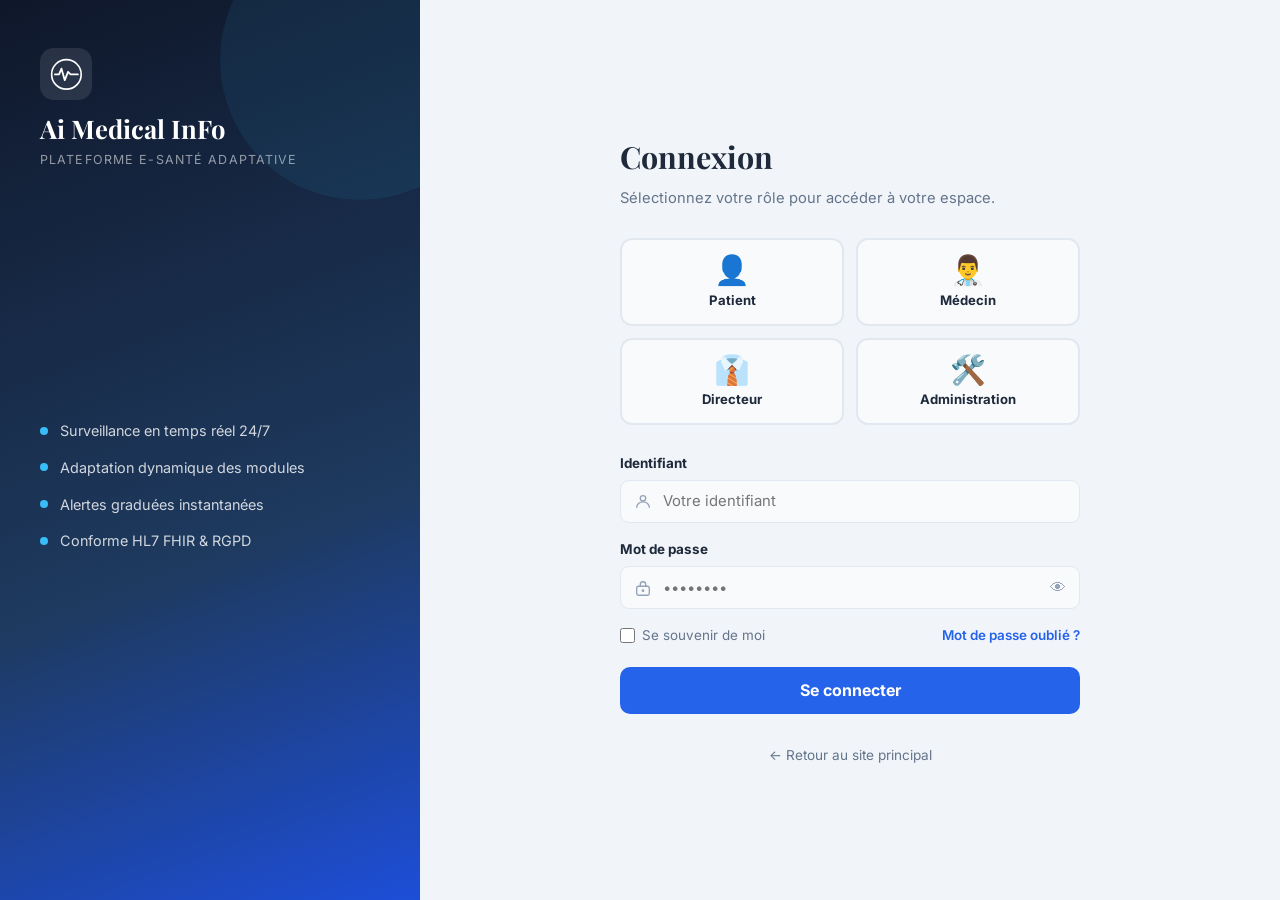
<file: dashboard-medecin.html>
<!DOCTYPE html>
<html lang="fr">
<head>
  <meta charset="UTF-8"/>
  <meta name="viewport" content="width=device-width, initial-scale=1.0"/>
  <title>Espace Médecin — Ai Medical InFo</title>
  <link rel="stylesheet" href="style.css"/>
  <link rel="stylesheet" href="login.css"/>
  <link href="https://fonts.googleapis.com/css2?family=Inter:wght@300;400;500;600;700&family=Playfair+Display:wght@600;700&display=swap" rel="stylesheet"/>
</head>
<body class="dash-body">

<aside class="dash-sidebar">
  <div class="sidebar-brand">
    <div class="sidebar-brand-icon">
      <svg viewBox="0 0 40 40" fill="none"><circle cx="20" cy="20" r="18" stroke="#fff" stroke-width="2"/><path d="M6 20h5l3-7 4 14 4-10 3 3h9" stroke="#fff" stroke-width="2.2" stroke-linecap="round" stroke-linejoin="round"/></svg>
    </div>
    <div>
      <div class="sidebar-brand-name">Ai Medical InFo</div>
      <div class="sidebar-brand-role">Espace Médecin</div>
    </div>
  </div>
  <div class="sidebar-user">
    <div class="sidebar-avatar" style="background:#059669" id="sidebarAvatar">SM</div>
    <div>
      <div class="sidebar-user-name" id="sidebarName">Dr. Sophie Martin</div>
      <div class="sidebar-user-role">Médecin référent</div>
    </div>
  </div>
  <nav class="sidebar-nav">
    <div class="sidebar-section-label">Surveillance</div>
    <button class="sidebar-link active" onclick="showPanel('tableau')"><span class="sidebar-link-icon">🖥️</span> Tableau de bord</button>
    <button class="sidebar-link" onclick="showPanel('patients')"><span class="sidebar-link-icon">👥</span> Mes Patients</button>
    <button class="sidebar-link" onclick="showPanel('alertes')"><span class="sidebar-link-icon">🚨</span> Alertes <span style="margin-left:auto;background:#ef4444;color:#fff;border-radius:999px;padding:.1rem .45rem;font-size:.7rem;font-weight:700;">3</span></button>
    <div class="sidebar-section-label">Clinique</div>
    <button class="sidebar-link" onclick="showPanel('consultations')"><span class="sidebar-link-icon">📅</span> Consultations</button>
    <button class="sidebar-link" onclick="showPanel('prescriptions')"><span class="sidebar-link-icon">💊</span> Prescriptions</button>
    <button class="sidebar-link" onclick="showPanel('rapports')"><span class="sidebar-link-icon">📊</span> Rapports</button>
  </nav>
  <div class="sidebar-footer">
    <button class="btn-logout" onclick="logout()">🚪 Déconnexion</button>
  </div>
</aside>

<main class="dash-main">
  <div class="dash-topbar">
    <span class="topbar-title" id="topbarTitle">Vue d'ensemble</span>
    <div class="topbar-right">
      <span class="topbar-badge badge-medecin">Médecin</span>
      <div class="topbar-notif">🔔<span class="notif-count">3</span></div>
    </div>
  </div>

  <div class="dash-content">

    <!-- TABLEAU DE BORD -->
    <div class="dash-panel active" id="panel-tableau">
      <div class="panel-title">Vue d'ensemble — Surveillance en cours</div>
      <div class="panel-sub">12 patients sous surveillance active au 05/05/2026.</div>

      <div class="kpi-grid">
        <div class="kpi-card kpi-ok"><div class="kpi-label">Patients stables</div><div class="kpi-value">9</div><div class="kpi-sub">75% du total</div></div>
        <div class="kpi-card kpi-warn"><div class="kpi-label">Patients modérés</div><div class="kpi-value">2</div><div class="kpi-sub">Surveillance accrue</div></div>
        <div class="kpi-card kpi-alert"><div class="kpi-label">Patients critiques</div><div class="kpi-value">1</div><div class="kpi-sub">⚠ Action requise</div></div>
        <div class="kpi-card kpi-info"><div class="kpi-label">Alertes aujourd'hui</div><div class="kpi-value">3</div><div class="kpi-sub">2 traitées / 1 en cours</div></div>
      </div>

      <div class="two-col">
        <div class="card">
          <h3>🚨 Alertes actives</h3>
          <div class="alert-list">
            <div class="alert-item alert-critical">
              <span class="alert-icon">🔴</span>
              <div><div class="alert-text">Patient M. Larbi — SpO₂ : 88% — Mode CRITIQUE activé</div><div class="alert-time">Il y a 4 min — Chambre 12</div></div>
            </div>
            <div class="alert-item alert-warning">
              <span class="alert-icon">🟡</span>
              <div><div class="alert-text">Patient Mme Farah — FC > 110 bpm depuis 15 min</div><div class="alert-time">Il y a 18 min</div></div>
            </div>
            <div class="alert-item alert-warning">
              <span class="alert-icon">🟡</span>
              <div><div class="alert-text">Patient M. Hassan — Température : 38.7°C</div><div class="alert-time">Il y a 32 min</div></div>
            </div>
          </div>
        </div>
        <div class="card">
          <h3>Adaptation réseau en cours</h3>
          <div class="alert-list">
            <div class="alert-item alert-critical">
              <span class="alert-icon">📡</span>
              <div><div class="alert-text">M. Larbi — Réseau dégradé (Edge) — Compression max activée, ECG à 250 Hz</div><div class="alert-time">Mode critique maintenu malgré réseau faible</div></div>
            </div>
            <div class="alert-item alert-ok">
              <span class="alert-icon">📶</span>
              <div><div class="alert-text">9 patients — Connexion WiFi/5G optimale, tous modules actifs</div><div class="alert-time">Fréquence standard</div></div>
            </div>
          </div>
        </div>
      </div>

      <div class="card">
        <h3>Patients sous surveillance — Vue rapide</h3>
        <table class="data-table">
          <thead><tr><th>Patient</th><th>FC</th><th>SpO₂</th><th>Temp.</th><th>Réseau</th><th>État</th></tr></thead>
          <tbody>
            <tr><td><strong>M. Larbi K.</strong></td><td>108</td><td style="color:#ef4444;font-weight:700">88%</td><td>37.2°C</td><td>Edge</td><td><span class="level critical">Critique</span></td></tr>
            <tr><td><strong>Mme Farah N.</strong></td><td style="color:#f59e0b;font-weight:700">113</td><td>96%</td><td>37.0°C</td><td>4G</td><td><span class="level moderate">Modéré</span></td></tr>
            <tr><td><strong>M. Hassan B.</strong></td><td>88</td><td>97%</td><td style="color:#f59e0b;font-weight:700">38.7°C</td><td>WiFi</td><td><span class="level moderate">Modéré</span></td></tr>
            <tr><td><strong>Ahmed Benali</strong></td><td>72</td><td>98%</td><td>36.8°C</td><td>WiFi</td><td><span class="level stable">Stable</span></td></tr>
            <tr><td><strong>Mme Amira S.</strong></td><td>68</td><td>99%</td><td>36.5°C</td><td>WiFi</td><td><span class="level stable">Stable</span></td></tr>
            <tr><td><strong>M. Youssef M.</strong></td><td>76</td><td>97%</td><td>36.9°C</td><td>4G</td><td><span class="level stable">Stable</span></td></tr>
          </tbody>
        </table>
      </div>
    </div>

    <!-- PATIENTS -->
    <div class="dash-panel" id="panel-patients">
      <div class="panel-title">Mes Patients</div>
      <div class="panel-sub">Liste complète des patients sous votre surveillance.</div>
      <div class="card">
        <h3>Liste des patients (12 actifs)</h3>
        <table class="data-table">
          <thead><tr><th>Nom</th><th>Âge</th><th>Pathologie</th><th>Dispositif</th><th>Depuis</th><th>État</th><th>Action</th></tr></thead>
          <tbody>
            <tr><td><strong>Larbi K.</strong></td><td>67</td><td>Insuffisance cardiaque</td><td>IoT capteur</td><td>12/04</td><td><span class="level critical">Critique</span></td><td><button class="um-btn">Voir</button></td></tr>
            <tr><td><strong>Farah N.</strong></td><td>54</td><td>Arythmie</td><td>Tablette</td><td>02/05</td><td><span class="level moderate">Modéré</span></td><td><button class="um-btn">Voir</button></td></tr>
            <tr><td><strong>Hassan B.</strong></td><td>45</td><td>HTA</td><td>Tablette</td><td>15/04</td><td><span class="level moderate">Modéré</span></td><td><button class="um-btn">Voir</button></td></tr>
            <tr><td><strong>Benali A.</strong></td><td>38</td><td>Suivi post-op</td><td>Station</td><td>11/04</td><td><span class="level stable">Stable</span></td><td><button class="um-btn">Voir</button></td></tr>
            <tr><td><strong>Amira S.</strong></td><td>29</td><td>Grossesse à risque</td><td>Tablette</td><td>20/04</td><td><span class="level stable">Stable</span></td><td><button class="um-btn">Voir</button></td></tr>
          </tbody>
        </table>
      </div>
    </div>

    <!-- ALERTES -->
    <div class="dash-panel" id="panel-alertes">
      <div class="panel-title">Gestion des Alertes</div>
      <div class="panel-sub">Alertes générées par le moteur d'adaptation — 05/05/2026.</div>
      <div class="kpi-grid">
        <div class="kpi-card kpi-alert"><div class="kpi-label">Alertes critiques</div><div class="kpi-value">1</div><div class="kpi-sub">Non résolue</div></div>
        <div class="kpi-card kpi-warn"><div class="kpi-label">Alertes modérées</div><div class="kpi-value">2</div><div class="kpi-sub">En observation</div></div>
        <div class="kpi-card kpi-ok"><div class="kpi-label">Résolues aujourd'hui</div><div class="kpi-value">2</div><div class="kpi-sub">Traitées</div></div>
      </div>
      <div class="card">
        <h3>Toutes les alertes du jour</h3>
        <table class="data-table">
          <thead><tr><th>Heure</th><th>Patient</th><th>Type</th><th>Valeur</th><th>Seuil</th><th>Statut</th></tr></thead>
          <tbody>
            <tr><td>11:28</td><td>M. Larbi</td><td>SpO₂ critique</td><td style="color:#ef4444;font-weight:700">88%</td><td>&lt;90%</td><td><span class="level critical">En cours</span></td></tr>
            <tr><td>11:10</td><td>Mme Farah</td><td>Tachycardie</td><td style="color:#f59e0b;font-weight:700">113 bpm</td><td>&gt;100</td><td><span class="level moderate">En cours</span></td></tr>
            <tr><td>10:52</td><td>M. Hassan</td><td>Fièvre</td><td style="color:#f59e0b;font-weight:700">38.7°C</td><td>&gt;38.5°C</td><td><span class="level moderate">En cours</span></td></tr>
            <tr><td>08:30</td><td>Mme Amira</td><td>FC basse</td><td>55 bpm</td><td>&lt;55</td><td><span class="level stable">Résolu</span></td></tr>
            <tr><td>07:15</td><td>M. Benali</td><td>SpO₂ basse</td><td>94%</td><td>&lt;95%</td><td><span class="level stable">Résolu</span></td></tr>
          </tbody>
        </table>
      </div>
    </div>

    <!-- CONSULTATIONS -->
    <div class="dash-panel" id="panel-consultations">
      <div class="panel-title">Consultations</div>
      <div class="panel-sub">Planning des téléconsultations et visites.</div>
      <div class="card">
        <h3>Agenda — Mai 2026</h3>
        <table class="data-table">
          <thead><tr><th>Date</th><th>Heure</th><th>Patient</th><th>Type</th><th>État</th></tr></thead>
          <tbody>
            <tr><td><strong>08/05</strong></td><td>10h30</td><td>Ahmed Benali</td><td>Téléconsultation</td><td><span class="level stable">Confirmé</span></td></tr>
            <tr><td>09/05</td><td>14h00</td><td>Mme Farah N.</td><td>Bilan arythmie</td><td><span class="level stable">Confirmé</span></td></tr>
            <tr><td>12/05</td><td>09h30</td><td>M. Hassan B.</td><td>Contrôle tension</td><td><span class="level moderate">En attente</span></td></tr>
            <tr><td>15/05</td><td>11h00</td><td>M. Larbi K.</td><td>Urgence cardiaque</td><td><span class="level critical">Priorité haute</span></td></tr>
          </tbody>
        </table>
      </div>
    </div>

    <!-- PRESCRIPTIONS -->
    <div class="dash-panel" id="panel-prescriptions">
      <div class="panel-title">Prescriptions</div>
      <div class="panel-sub">Créer et gérer les ordonnances de vos patients.</div>
      <div class="card">
        <h3>Nouvelle ordonnance</h3>
        <form class="dash-form" onsubmit="event.preventDefault(); alert('Ordonnance créée et envoyée au patient !');">
          <div class="two-col">
            <div class="form-group"><label>Patient</label><select><option>Ahmed Benali</option><option>Mme Farah N.</option><option>M. Hassan B.</option></select></div>
            <div class="form-group"><label>Date de début</label><input type="date"/></div>
          </div>
          <div class="form-group"><label>Médicament & posologie</label><textarea rows="3" placeholder="Ex : Lisinopril 10mg — 1 comprimé/jour le matin..."></textarea></div>
          <div class="form-group"><label>Durée</label><select><option>1 mois</option><option>3 mois</option><option>6 mois</option></select></div>
          <button type="submit" class="btn-save">Émettre l'ordonnance</button>
        </form>
      </div>
    </div>

    <!-- RAPPORTS -->
    <div class="dash-panel" id="panel-rapports">
      <div class="panel-title">Rapports Médicaux</div>
      <div class="panel-sub">Analyses générées automatiquement par la plateforme.</div>
      <div class="kpi-grid">
        <div class="kpi-card kpi-info"><div class="kpi-label">Rapports ce mois</div><div class="kpi-value">24</div></div>
        <div class="kpi-card kpi-ok"><div class="kpi-label">Anomalies détectées</div><div class="kpi-value">7</div><div class="kpi-sub">Dont 1 critique</div></div>
        <div class="kpi-card kpi-ok"><div class="kpi-label">Taux de suivi</div><div class="kpi-value">91%</div></div>
      </div>
      <div class="card">
        <h3>Derniers rapports générés</h3>
        <table class="data-table">
          <thead><tr><th>Patient</th><th>Type</th><th>Date</th><th>Conclusion</th></tr></thead>
          <tbody>
            <tr><td>M. Larbi K.</td><td>ECG 24h</td><td>04/05/2026</td><td style="color:#ef4444;font-weight:700">Fibrillation détectée</td></tr>
            <tr><td>Ahmed Benali</td><td>Bilan mensuel</td><td>03/05/2026</td><td style="color:#10b981;font-weight:700">Normal</td></tr>
            <tr><td>Mme Farah N.</td><td>Holter 48h</td><td>01/05/2026</td><td style="color:#f59e0b;font-weight:700">Arythmie modérée</td></tr>
          </tbody>
        </table>
      </div>
    </div>

  </div>
</main>

<script src="dashboard.js"></script>
</body>
</html>
</file>
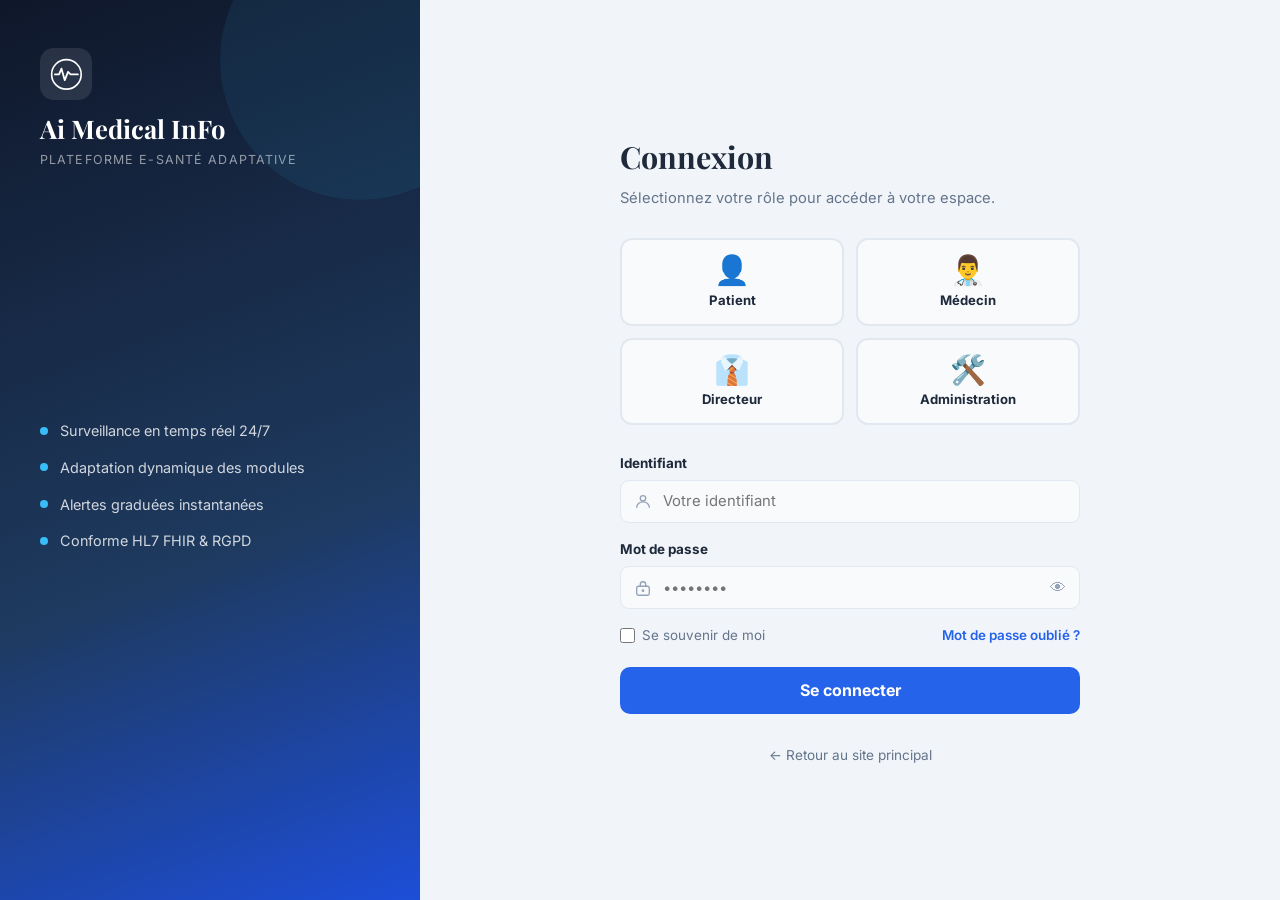
<file: dashboard-patient.html>
<!DOCTYPE html>
<html lang="fr">
<head>
  <meta charset="UTF-8"/>
  <meta name="viewport" content="width=device-width, initial-scale=1.0"/>
  <title>Mon Espace Patient — Ai Medical InFo</title>
  <link rel="stylesheet" href="style.css"/>
  <link rel="stylesheet" href="login.css"/>
  <link href="https://fonts.googleapis.com/css2?family=Inter:wght@300;400;500;600;700&family=Playfair+Display:wght@600;700&display=swap" rel="stylesheet"/>
</head>
<body class="dash-body">

<aside class="dash-sidebar">
  <div class="sidebar-brand">
    <div class="sidebar-brand-icon">
      <svg viewBox="0 0 40 40" fill="none"><circle cx="20" cy="20" r="18" stroke="#fff" stroke-width="2"/><path d="M6 20h5l3-7 4 14 4-10 3 3h9" stroke="#fff" stroke-width="2.2" stroke-linecap="round" stroke-linejoin="round"/></svg>
    </div>
    <div>
      <div class="sidebar-brand-name">Ai Medical InFo</div>
      <div class="sidebar-brand-role">Espace Patient</div>
    </div>
  </div>
  <div class="sidebar-user">
    <div class="sidebar-avatar" style="background:#2563eb" id="sidebarAvatar">AB</div>
    <div>
      <div class="sidebar-user-name" id="sidebarName">Ahmed Benali</div>
      <div class="sidebar-user-role">Patient</div>
    </div>
  </div>
  <nav class="sidebar-nav">
    <div class="sidebar-section-label">Mon suivi</div>
    <button class="sidebar-link active" onclick="showPanel('accueil')"><span class="sidebar-link-icon">🏠</span> Accueil</button>
    <button class="sidebar-link" onclick="showPanel('constantes')"><span class="sidebar-link-icon">❤️</span> Mes Constantes</button>
    <button class="sidebar-link" onclick="showPanel('rendez-vous')"><span class="sidebar-link-icon">📅</span> Rendez-vous</button>
    <button class="sidebar-link" onclick="showPanel('messages')"><span class="sidebar-link-icon">✉️</span> Messages</button>
    <div class="sidebar-section-label">Documents</div>
    <button class="sidebar-link" onclick="showPanel('ordonnances')"><span class="sidebar-link-icon">📋</span> Ordonnances</button>
    <button class="sidebar-link" onclick="showPanel('historique')"><span class="sidebar-link-icon">📊</span> Historique</button>
  </nav>
  <div class="sidebar-footer">
    <button class="btn-logout" onclick="logout()">🚪 Déconnexion</button>
  </div>
</aside>

<main class="dash-main">
  <div class="dash-topbar">
    <span class="topbar-title" id="topbarTitle">Tableau de bord</span>
    <div class="topbar-right">
      <span class="topbar-badge badge-patient">Patient</span>
      <div class="topbar-notif">🔔<span class="notif-count">2</span></div>
    </div>
  </div>

  <div class="dash-content">

    <!-- ACCUEIL -->
    <div class="dash-panel active" id="panel-accueil">
      <div class="panel-title" id="welcomeTitle">Bonjour, Ahmed 👋</div>
      <div class="panel-sub">Voici un résumé de votre état de santé en temps réel.</div>

      <div class="kpi-grid">
        <div class="kpi-card kpi-ok">
          <div class="kpi-label">État général</div>
          <div class="kpi-value" style="font-size:1.3rem">Stable</div>
          <div class="kpi-sub">Aucune alerte active</div>
        </div>
        <div class="kpi-card kpi-info">
          <div class="kpi-label">Prochain RDV</div>
          <div class="kpi-value" style="font-size:1.1rem">08 Mai</div>
          <div class="kpi-sub">Dr. Sophie Martin</div>
        </div>
        <div class="kpi-card kpi-ok">
          <div class="kpi-label">Jours de surveillance</div>
          <div class="kpi-value">24</div>
          <div class="kpi-sub">Depuis le 11 avril 2026</div>
        </div>
        <div class="kpi-card kpi-warn">
          <div class="kpi-label">Messages non lus</div>
          <div class="kpi-value">2</div>
          <div class="kpi-sub">De votre médecin</div>
        </div>
      </div>

      <div class="card">
        <h3>Constantes en temps réel</h3>
        <div class="vitals-grid">
          <div class="vital-box vital-ok">
            <div class="vital-icon">❤️</div>
            <div class="vital-val" id="vt-hr">72</div>
            <div class="vital-unit">bpm</div>
            <div class="vital-label">Fréquence cardiaque</div>
          </div>
          <div class="vital-box vital-ok">
            <div class="vital-icon">🫁</div>
            <div class="vital-val" id="vt-spo2">98</div>
            <div class="vital-unit">%</div>
            <div class="vital-label">SpO₂</div>
          </div>
          <div class="vital-box vital-ok">
            <div class="vital-icon">🌡️</div>
            <div class="vital-val" id="vt-temp">36.8</div>
            <div class="vital-unit">°C</div>
            <div class="vital-label">Température</div>
          </div>
          <div class="vital-box vital-ok">
            <div class="vital-icon">💉</div>
            <div class="vital-val" id="vt-bp">118/76</div>
            <div class="vital-unit">mmHg</div>
            <div class="vital-label">Pression artérielle</div>
          </div>
          <div class="vital-box vital-ok">
            <div class="vital-icon">🫀</div>
            <div class="vital-val" id="vt-resp">16</div>
            <div class="vital-unit">resp/min</div>
            <div class="vital-label">Fréquence respiratoire</div>
          </div>
          <div class="vital-box vital-ok">
            <div class="vital-icon">📶</div>
            <div class="vital-val" style="font-size:1rem">WiFi</div>
            <div class="vital-unit">Haut débit</div>
            <div class="vital-label">Connexion capteur</div>
          </div>
        </div>
      </div>

      <div class="card">
        <h3>Dernières alertes</h3>
        <div class="alert-list">
          <div class="alert-item alert-ok">
            <span class="alert-icon">✅</span>
            <div><div class="alert-text">Constantes normales — aucune anomalie détectée</div><div class="alert-time">Aujourd'hui à 09:42</div></div>
          </div>
          <div class="alert-item alert-warning">
            <span class="alert-icon">⚠️</span>
            <div><div class="alert-text">SpO₂ légèrement basse : 94% — revenu à la normale</div><div class="alert-time">Hier à 22:15</div></div>
          </div>
          <div class="alert-item alert-info">
            <span class="alert-icon">💊</span>
            <div><div class="alert-text">Rappel médicament : Prise du soir à 20h00</div><div class="alert-time">Hier à 19:50</div></div>
          </div>
        </div>
      </div>
    </div>

    <!-- CONSTANTES -->
    <div class="dash-panel" id="panel-constantes">
      <div class="panel-title">Mes Constantes</div>
      <div class="panel-sub">Historique des mesures des 7 derniers jours.</div>
      <div class="card">
        <h3>Évolution — Fréquence cardiaque (bpm)</h3>
        <table class="data-table">
          <thead><tr><th>Date</th><th>Matin</th><th>Midi</th><th>Soir</th><th>Tendance</th></tr></thead>
          <tbody>
            <tr><td>05/05/2026</td><td>72</td><td>78</td><td>70</td><td><span class="status-dot"><span class="dot dot-green"></span>Normal</span></td></tr>
            <tr><td>04/05/2026</td><td>75</td><td>82</td><td>74</td><td><span class="status-dot"><span class="dot dot-green"></span>Normal</span></td></tr>
            <tr><td>03/05/2026</td><td>80</td><td>88</td><td>79</td><td><span class="status-dot"><span class="dot dot-orange"></span>Légère hausse</span></td></tr>
            <tr><td>02/05/2026</td><td>71</td><td>76</td><td>69</td><td><span class="status-dot"><span class="dot dot-green"></span>Normal</span></td></tr>
            <tr><td>01/05/2026</td><td>73</td><td>79</td><td>72</td><td><span class="status-dot"><span class="dot dot-green"></span>Normal</span></td></tr>
          </tbody>
        </table>
      </div>
      <div class="card">
        <h3>Évolution — SpO₂ (%)</h3>
        <table class="data-table">
          <thead><tr><th>Date</th><th>Matin</th><th>Soir</th><th>Min</th><th>État</th></tr></thead>
          <tbody>
            <tr><td>05/05/2026</td><td>98%</td><td>97%</td><td>97%</td><td><span class="status-dot"><span class="dot dot-green"></span>Normal</span></td></tr>
            <tr><td>04/05/2026</td><td>97%</td><td>96%</td><td>94%</td><td><span class="status-dot"><span class="dot dot-orange"></span>Surveiller</span></td></tr>
            <tr><td>03/05/2026</td><td>98%</td><td>98%</td><td>97%</td><td><span class="status-dot"><span class="dot dot-green"></span>Normal</span></td></tr>
          </tbody>
        </table>
      </div>
    </div>

    <!-- RDV -->
    <div class="dash-panel" id="panel-rendez-vous">
      <div class="panel-title">Mes Rendez-vous</div>
      <div class="panel-sub">Consultations planifiées avec votre médecin référent.</div>
      <div class="card">
        <h3>Prochains rendez-vous</h3>
        <table class="data-table">
          <thead><tr><th>Date</th><th>Heure</th><th>Médecin</th><th>Type</th><th>État</th></tr></thead>
          <tbody>
            <tr><td><strong>08 Mai 2026</strong></td><td>10h30</td><td>Dr. Sophie Martin</td><td>Téléconsultation</td><td><span class="level stable">Confirmé</span></td></tr>
            <tr><td>22 Mai 2026</td><td>14h00</td><td>Dr. Sophie Martin</td><td>Bilan mensuel</td><td><span class="level moderate">En attente</span></td></tr>
            <tr><td>10 Juin 2026</td><td>09h00</td><td>Dr. R. Khelil</td><td>Cardiologie</td><td><span class="level moderate">En attente</span></td></tr>
          </tbody>
        </table>
      </div>
      <div class="card">
        <h3>Demander un rendez-vous</h3>
        <form class="dash-form" onsubmit="event.preventDefault(); alert('Demande envoyée au médecin !');">
          <div class="two-col">
            <div class="form-group"><label>Date souhaitée</label><input type="date"/></div>
            <div class="form-group"><label>Type de consultation</label><select><option>Téléconsultation</option><option>Présentiel</option></select></div>
          </div>
          <div class="form-group"><label>Motif</label><textarea rows="2" placeholder="Décrivez brièvement le motif..."></textarea></div>
          <button type="submit" class="btn-save">Envoyer la demande</button>
        </form>
      </div>
    </div>

    <!-- MESSAGES -->
    <div class="dash-panel" id="panel-messages">
      <div class="panel-title">Messages</div>
      <div class="panel-sub">Communication sécurisée avec votre équipe médicale.</div>
      <div class="card">
        <h3>Boîte de réception</h3>
        <div class="alert-list">
          <div class="alert-item alert-info">
            <span class="alert-icon">👨‍⚕️</span>
            <div><div class="alert-text"><strong>Dr. Martin :</strong> Vos résultats ECG du 3 mai sont satisfaisants. Continuez le traitement actuel.</div><div class="alert-time">04/05/2026 à 16:20</div></div>
          </div>
          <div class="alert-item alert-info">
            <span class="alert-icon">🏥</span>
            <div><div class="alert-text"><strong>Secrétariat :</strong> Votre rendez-vous du 8 mai à 10h30 est confirmé.</div><div class="alert-time">02/05/2026 à 09:05</div></div>
          </div>
        </div>
      </div>
      <div class="card">
        <h3>Nouveau message</h3>
        <form class="dash-form" onsubmit="event.preventDefault(); alert('Message envoyé !');">
          <div class="form-group"><label>Destinataire</label><select><option>Dr. Sophie Martin</option><option>Secrétariat médical</option></select></div>
          <div class="form-group"><label>Message</label><textarea rows="4" placeholder="Écrivez votre message..."></textarea></div>
          <button type="submit" class="btn-save">Envoyer</button>
        </form>
      </div>
    </div>

    <!-- ORDONNANCES -->
    <div class="dash-panel" id="panel-ordonnances">
      <div class="panel-title">Mes Ordonnances</div>
      <div class="panel-sub">Documents médicaux et prescriptions actives.</div>
      <div class="card">
        <h3>Prescriptions actives</h3>
        <table class="data-table">
          <thead><tr><th>Médicament</th><th>Posologie</th><th>Début</th><th>Fin</th><th>Statut</th></tr></thead>
          <tbody>
            <tr><td><strong>Lisinopril 10mg</strong></td><td>1 cp/jour le matin</td><td>11/04/2026</td><td>11/07/2026</td><td><span class="level stable">Actif</span></td></tr>
            <tr><td><strong>Aspégic 100mg</strong></td><td>1 cp/jour au dîner</td><td>11/04/2026</td><td>11/10/2026</td><td><span class="level stable">Actif</span></td></tr>
            <tr><td><strong>Bisoprolol 5mg</strong></td><td>1 cp/jour le matin</td><td>20/04/2026</td><td>20/07/2026</td><td><span class="level stable">Actif</span></td></tr>
          </tbody>
        </table>
      </div>
    </div>

    <!-- HISTORIQUE -->
    <div class="dash-panel" id="panel-historique">
      <div class="panel-title">Historique de Santé</div>
      <div class="panel-sub">Archive des mesures et événements médicaux.</div>
      <div class="kpi-grid">
        <div class="kpi-card kpi-info"><div class="kpi-label">Mesures enregistrées</div><div class="kpi-value">1 248</div><div class="kpi-sub">En 24 jours</div></div>
        <div class="kpi-card kpi-ok"><div class="kpi-label">Jours sans alerte</div><div class="kpi-value">21</div><div class="kpi-sub">Sur 24 jours</div></div>
        <div class="kpi-card kpi-warn"><div class="kpi-label">Événements surveillés</div><div class="kpi-value">3</div><div class="kpi-sub">Résolus</div></div>
      </div>
    </div>

  </div>
</main>

<script src="dashboard.js"></script>
</body>
</html>
</file>
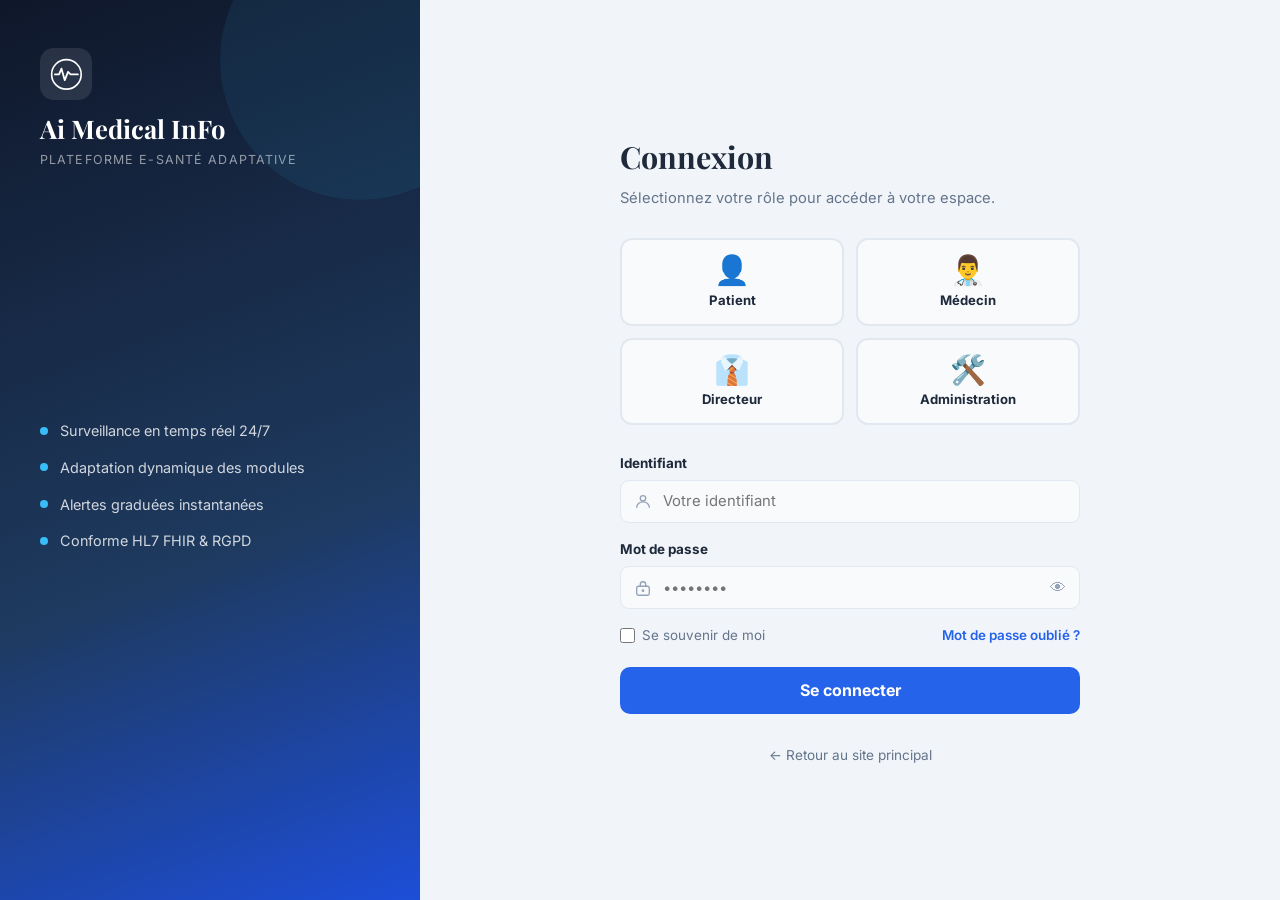
<file: login.html>
<!DOCTYPE html>
<html lang="fr">
<head>
  <meta charset="UTF-8"/>
  <meta name="viewport" content="width=device-width, initial-scale=1.0"/>
  <title>Connexion — Ai Medical InFo</title>
  <link rel="stylesheet" href="style.css"/>
  <link rel="stylesheet" href="login.css"/>
  <link href="https://fonts.googleapis.com/css2?family=Inter:wght@300;400;500;600;700&family=Playfair+Display:wght@600;700&display=swap" rel="stylesheet"/>
</head>
<body class="login-body">

  <div class="login-page">

    <!-- LEFT PANEL -->
    <div class="login-left">
      <div class="login-brand">
        <div class="brand-logo">
          <svg viewBox="0 0 40 40" fill="none">
            <circle cx="20" cy="20" r="18" stroke="#fff" stroke-width="2"/>
            <path d="M6 20h5l3-7 4 14 4-10 3 3h9" stroke="#fff" stroke-width="2.2" stroke-linecap="round" stroke-linejoin="round"/>
          </svg>
        </div>
        <span class="brand-name">Ai Medical InFo</span>
        <span class="brand-sub">Plateforme e-Santé Adaptative</span>
      </div>

      <div class="login-features">
        <div class="lf-item"><span class="lf-dot"></span>Surveillance en temps réel 24/7</div>
        <div class="lf-item"><span class="lf-dot"></span>Adaptation dynamique des modules</div>
        <div class="lf-item"><span class="lf-dot"></span>Alertes graduées instantanées</div>
        <div class="lf-item"><span class="lf-dot"></span>Conforme HL7 FHIR & RGPD</div>
      </div>

      <div class="login-ecg">
        <svg viewBox="0 0 400 50" preserveAspectRatio="none">
          <polyline class="ecg-line-login"
            points="0,25 30,25 45,25 55,5 63,45 72,25 100,25 130,25 145,25 155,6 163,44 172,25 200,25 230,25 245,25 255,5 263,45 272,25 300,25 330,25 345,25 355,5 363,45 372,25 400,25"/>
        </svg>
      </div>
    </div>

    <!-- RIGHT PANEL -->
    <div class="login-right">
      <div class="login-box">

        <h2>Connexion</h2>
        <p class="login-subtitle">Sélectionnez votre rôle pour accéder à votre espace.</p>

        <!-- ROLE SELECTOR -->
        <div class="role-grid" id="roleGrid">
          <button class="role-card" data-role="patient" onclick="selectRole('patient')">
            <span class="role-icon">&#128100;</span>
            <span class="role-name">Patient</span>
          </button>
          <button class="role-card" data-role="medecin" onclick="selectRole('medecin')">
            <span class="role-icon">&#128104;&#8205;&#9877;&#65039;</span>
            <span class="role-name">Médecin</span>
          </button>
          <button class="role-card" data-role="directeur" onclick="selectRole('directeur')">
            <span class="role-icon">&#128084;</span>
            <span class="role-name">Directeur</span>
          </button>
          <button class="role-card" data-role="administration" onclick="selectRole('administration')">
            <span class="role-icon">&#128736;&#65039;</span>
            <span class="role-name">Administration</span>
          </button>
        </div>

        <!-- LOGIN FORM -->
        <form class="login-form" id="loginForm" onsubmit="handleLogin(event)">
          <div class="selected-role-banner" id="roleBanner"></div>

          <div class="form-group">
            <label for="username">Identifiant</label>
            <div class="input-wrap">
              <svg class="input-icon" viewBox="0 0 20 20" fill="none">
                <circle cx="10" cy="7" r="3" stroke="currentColor" stroke-width="1.5"/>
                <path d="M3 17c0-3.3 3.1-6 7-6s7 2.7 7 6" stroke="currentColor" stroke-width="1.5" stroke-linecap="round"/>
              </svg>
              <input type="text" id="username" placeholder="Votre identifiant" required autocomplete="username"/>
            </div>
          </div>

          <div class="form-group">
            <label for="password">Mot de passe</label>
            <div class="input-wrap">
              <svg class="input-icon" viewBox="0 0 20 20" fill="none">
                <rect x="3" y="8" width="14" height="10" rx="2" stroke="currentColor" stroke-width="1.5"/>
                <path d="M7 8V6a3 3 0 0 1 6 0v2" stroke="currentColor" stroke-width="1.5" stroke-linecap="round"/>
                <circle cx="10" cy="13" r="1.5" fill="currentColor"/>
              </svg>
              <input type="password" id="password" placeholder="••••••••" required autocomplete="current-password"/>
              <button type="button" class="toggle-pw" onclick="togglePw()">&#128065;</button>
            </div>
          </div>

          <div class="form-row">
            <label class="checkbox-opt">
              <input type="checkbox" id="rememberMe"/> Se souvenir de moi
            </label>
            <a href="#" class="forgot-link">Mot de passe oublié ?</a>
          </div>

          <button type="submit" class="btn-login" id="loginBtn">Se connecter</button>

          <div class="demo-hint" id="demoHint"></div>
          <div class="login-error" id="loginError"></div>
        </form>

        <div class="login-footer-note">
          <a href="index.html">&larr; Retour au site principal</a>
        </div>
      </div>
    </div>
  </div>

  <script src="login.js"></script>
</body>
</html>
</file>
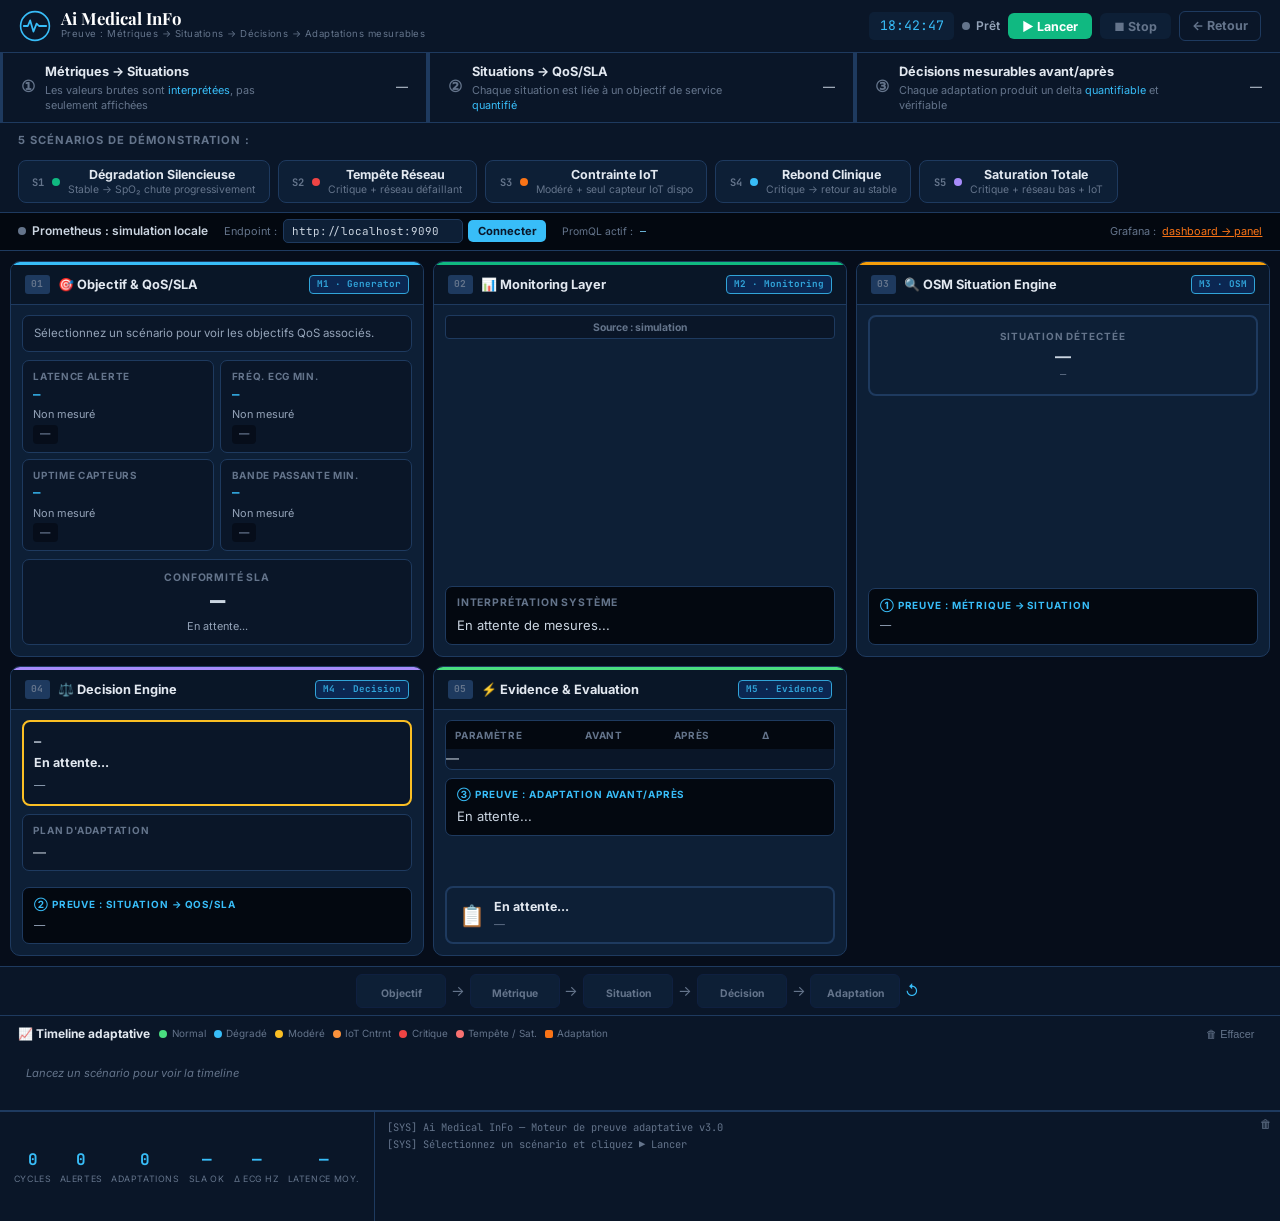
<file: scenario.html>
<!DOCTYPE html>
<html lang="fr">
<head>
  <meta charset="UTF-8"/>
  <meta name="viewport" content="width=device-width, initial-scale=1.0"/>
  <title>Preuve Adaptative — Ai Medical InFo</title>
  <link rel="stylesheet" href="scenario.css"/>
  <link href="https://fonts.googleapis.com/css2?family=Inter:wght@300;400;500;600;700&family=Playfair+Display:wght@600;700&family=JetBrains+Mono:wght@400;600&display=swap" rel="stylesheet"/>
</head>
<body>

<!-- ══════════ HEADER ══════════ -->
<header class="sc-header">
  <div class="sc-header-inner">
    <div class="sc-logo">
      <svg viewBox="0 0 40 40" fill="none" width="32" height="32">
        <circle cx="20" cy="20" r="18" stroke="#38bdf8" stroke-width="2"/>
        <path d="M6 20h5l3-7 4 14 4-10 3 3h9" stroke="#38bdf8" stroke-width="2.2" stroke-linecap="round" stroke-linejoin="round"/>
      </svg>
      <div>
        <span class="sc-logo-name">Ai Medical InFo</span>
        <span class="sc-logo-sub">Preuve : Métriques → Situations → Décisions → Adaptations mesurables</span>
      </div>
    </div>
    <div class="sc-header-right">
      <div class="sc-clock" id="scClock">--:--:--</div>
      <div class="sim-badge"><span class="sim-dot" id="simDot"></span><span id="simLabel">Prêt</span></div>
      <button class="hbtn hbtn-run"  id="btnRun"  onclick="startScenario()">▶ Lancer</button>
      <button class="hbtn hbtn-stop" id="btnStop" onclick="stopScenario()" disabled>⏹ Stop</button>
      <a href="index.html" class="hbtn hbtn-back">← Retour</a>
    </div>
  </div>
</header>

<!-- ══════════ 3 PROOF POINTS ══════════ -->
<div class="proof-bar">
  <div class="proof-item" id="proof1">
    <div class="proof-num">①</div>
    <div class="proof-body">
      <div class="proof-title">Métriques → Situations</div>
      <div class="proof-desc">Les valeurs brutes sont <em>interprétées</em>, pas seulement affichées</div>
    </div>
    <div class="proof-indicator" id="pi1"><span>—</span></div>
  </div>
  <div class="proof-sep"></div>
  <div class="proof-item" id="proof2">
    <div class="proof-num">②</div>
    <div class="proof-body">
      <div class="proof-title">Situations → QoS/SLA</div>
      <div class="proof-desc">Chaque situation est liée à un objectif de service <em>quantifié</em></div>
    </div>
    <div class="proof-indicator" id="pi2"><span>—</span></div>
  </div>
  <div class="proof-sep"></div>
  <div class="proof-item" id="proof3">
    <div class="proof-num">③</div>
    <div class="proof-body">
      <div class="proof-title">Décisions mesurables avant/après</div>
      <div class="proof-desc">Chaque adaptation produit un delta <em>quantifiable</em> et vérifiable</div>
    </div>
    <div class="proof-indicator" id="pi3"><span>—</span></div>
  </div>
</div>

<!-- ══════════ 5 SCENARIOS SELECTOR ══════════ -->
<div class="scenarios-bar">
  <div class="sb-label">5 Scénarios de démonstration :</div>
  <div class="sb-cards">
    <button class="scen-card" id="sc0" onclick="pickScenario(0)">
      <span class="scen-num">S1</span>
      <span class="scen-dot s-green"></span>
      <div class="scen-info">
        <div class="scen-name">Dégradation Silencieuse</div>
        <div class="scen-hint">Stable → SpO₂ chute progressivement</div>
      </div>
    </button>
    <button class="scen-card" id="sc1" onclick="pickScenario(1)">
      <span class="scen-num">S2</span>
      <span class="scen-dot s-red"></span>
      <div class="scen-info">
        <div class="scen-name">Tempête Réseau</div>
        <div class="scen-hint">Critique + réseau défaillant</div>
      </div>
    </button>
    <button class="scen-card" id="sc2" onclick="pickScenario(2)">
      <span class="scen-num">S3</span>
      <span class="scen-dot s-orange"></span>
      <div class="scen-info">
        <div class="scen-name">Contrainte IoT</div>
        <div class="scen-hint">Modéré + seul capteur IoT dispo</div>
      </div>
    </button>
    <button class="scen-card" id="sc3" onclick="pickScenario(3)">
      <span class="scen-num">S4</span>
      <span class="scen-dot s-blue"></span>
      <div class="scen-info">
        <div class="scen-name">Rebond Clinique</div>
        <div class="scen-hint">Critique → retour au stable</div>
      </div>
    </button>
    <button class="scen-card" id="sc4" onclick="pickScenario(4)">
      <span class="scen-num">S5</span>
      <span class="scen-dot s-purple"></span>
      <div class="scen-info">
        <div class="scen-name">Saturation Totale</div>
        <div class="scen-hint">Critique + réseau bas + IoT</div>
      </div>
    </button>
  </div>
</div>

<!-- ══════════ PROMETHEUS BAR ══════════ -->
<div class="prom-bar">
  <div class="prom-status" id="promStatus">
    <span class="prom-dot" id="promDot"></span>
    <span id="promLabel">Prometheus : simulation locale</span>
  </div>
  <div class="prom-endpoint">
    <span class="prom-ep-label">Endpoint :</span>
    <input class="prom-ep-input" id="promEndpoint" value="http://localhost:9090" placeholder="http://localhost:9090"/>
    <button class="prom-ep-btn" onclick="connectPrometheus()">Connecter</button>
  </div>
  <div class="prom-query-display" id="promQueryDisplay">
    <span class="pq-label">PromQL actif :</span>
    <code class="pq-code" id="promQuery">—</code>
  </div>
  <div class="prom-grafana-link">
    <span class="pg-label">Grafana :</span>
    <a class="pg-link" id="grafanaLink" href="#" target="_blank">dashboard → panel</a>
  </div>
</div>

<!-- ══════════ MAIN : 5 COLUMNS ══════════ -->
<div class="sc-main">

  <!-- ── COL 1 : OBJECTIF / QoS ── -->
  <div class="sc-col" id="col1">
    <div class="col-header ch1">
      <span class="col-step">01</span>
      <span class="col-title">🎯 Objectif &amp; QoS/SLA</span>
      <span class="col-mod">M1 · Generator</span>
    </div>
    <div class="col-body">

      <div class="qos-scenario-desc" id="qosScenDesc">
        Sélectionnez un scénario pour voir les objectifs QoS associés.
      </div>

      <div class="sla-grid" id="slaGrid">
        <div class="sla-card" id="sla-latency">
          <div class="sla-name">Latence alerte</div>
          <div class="sla-target" id="sla-latency-target">—</div>
          <div class="sla-measured" id="sla-latency-meas">Non mesuré</div>
          <div class="sla-badge" id="sla-latency-badge">—</div>
        </div>
        <div class="sla-card" id="sla-freq">
          <div class="sla-name">Fréq. ECG min.</div>
          <div class="sla-target" id="sla-freq-target">—</div>
          <div class="sla-measured" id="sla-freq-meas">Non mesuré</div>
          <div class="sla-badge" id="sla-freq-badge">—</div>
        </div>
        <div class="sla-card" id="sla-uptime">
          <div class="sla-name">Uptime capteurs</div>
          <div class="sla-target" id="sla-uptime-target">—</div>
          <div class="sla-measured" id="sla-uptime-meas">Non mesuré</div>
          <div class="sla-badge" id="sla-uptime-badge">—</div>
        </div>
        <div class="sla-card" id="sla-bw">
          <div class="sla-name">Bande passante min.</div>
          <div class="sla-target" id="sla-bw-target">—</div>
          <div class="sla-measured" id="sla-bw-meas">Non mesuré</div>
          <div class="sla-badge" id="sla-bw-badge">—</div>
        </div>
      </div>

      <div class="sla-compliance" id="slaCompliance">
        <div class="slac-title">Conformité SLA</div>
        <div class="slac-score" id="slacScore">—</div>
        <div class="slac-detail" id="slacDetail">En attente...</div>
      </div>

    </div>
  </div>

  <!-- ── COL 2 : MONITORING LAYER ── -->
  <div class="sc-col" id="col2">
    <div class="col-header ch2">
      <span class="col-step">02</span>
      <span class="col-title">📊 Monitoring Layer</span>
      <span class="col-mod">M2 · Monitoring</span>
    </div>
    <div class="col-body">

      <div class="prom-source-badge" id="promSourceBadge">Source : simulation</div>

      <div class="metric-rows" id="metricRows">
        <!-- filled by JS -->
      </div>

      <div class="interpretation-box" id="interpretationBox">
        <div class="ib-title">Interprétation système</div>
        <div class="ib-lines" id="ibLines">En attente de mesures...</div>
      </div>

    </div>
  </div>

  <!-- ── COL 3 : OSM SITUATION ENGINE ── -->
  <div class="sc-col" id="col3">
    <div class="col-header ch3">
      <span class="col-step">03</span>
      <span class="col-title">🔍 OSM Situation Engine</span>
      <span class="col-mod">M3 · OSM</span>
    </div>
    <div class="col-body">

      <div class="sit-name-box" id="sitNameBox">
        <div class="snb-label">Situation détectée</div>
        <div class="snb-name" id="snbName">—</div>
        <div class="snb-code" id="snbCode">—</div>
      </div>

      <div class="sit-factors" id="sitFactors">
        <!-- filled by JS -->
      </div>

      <div class="sit-proof-link" id="sitProofLink">
        <div class="spl-title">① Preuve : Métrique → Situation</div>
        <div class="spl-body" id="splBody">—</div>
      </div>

    </div>
  </div>

  <!-- ── COL 4 : DECISION ENGINE ── -->
  <div class="sc-col" id="col4">
    <div class="col-header ch4">
      <span class="col-step">04</span>
      <span class="col-title">⚖️ Decision Engine</span>
      <span class="col-mod">M4 · Decision</span>
    </div>
    <div class="col-body">

      <div class="rule-fired-box" id="ruleFiredBox">
        <div class="rfb-id" id="rfbId">—</div>
        <div class="rfb-cond" id="rfbCond">En attente...</div>
        <div class="rfb-action" id="rfbAction">—</div>
      </div>

      <div class="adapt-plan-box">
        <div class="apb-title">Plan d'adaptation</div>
        <div id="adaptPlan">—</div>
      </div>

      <div class="rule-chain" id="ruleChain">
        <!-- rules evaluated -->
      </div>

      <div class="dec-proof-link">
        <div class="spl-title">② Preuve : Situation → QoS/SLA</div>
        <div class="spl-body" id="decProofBody">—</div>
      </div>

    </div>
  </div>

  <!-- ── COL 5 : EVIDENCE & EVALUATION ── -->
  <div class="sc-col" id="col5">
    <div class="col-header ch5">
      <span class="col-step">05</span>
      <span class="col-title">⚡ Evidence &amp; Evaluation</span>
      <span class="col-mod">M5 · Evidence</span>
    </div>
    <div class="col-body">

      <div class="delta-table" id="deltaTable">
        <div class="dt-head">
          <span>Paramètre</span><span>Avant</span><span>Après</span><span>Δ</span>
        </div>
        <div id="dtRows">—</div>
      </div>

      <div class="adapt-proof-link">
        <div class="spl-title">③ Preuve : Adaptation avant/après</div>
        <div class="kpi-deltas" id="kpiDeltas">En attente...</div>
      </div>

      <div class="notif-box" id="notifBox">
        <div class="nb-icon" id="nbIcon">📋</div>
        <div class="nb-body">
          <div class="nb-title" id="nbTitle">En attente...</div>
          <div class="nb-chan"  id="nbChan">—</div>
        </div>
      </div>

    </div>
  </div>

</div><!-- end sc-main -->

<!-- ══════════ PIPELINE PROGRESS ══════════ -->
<div class="pipe-progress-bar">
  <div class="ppb-step" id="ppb1"><div class="ppb-fill" id="ppbf1"></div><span>Objectif</span></div>
  <div class="ppb-arrow">→</div>
  <div class="ppb-step" id="ppb2"><div class="ppb-fill" id="ppbf2"></div><span>Métrique</span></div>
  <div class="ppb-arrow">→</div>
  <div class="ppb-step" id="ppb3"><div class="ppb-fill" id="ppbf3"></div><span>Situation</span></div>
  <div class="ppb-arrow">→</div>
  <div class="ppb-step" id="ppb4"><div class="ppb-fill" id="ppbf4"></div><span>Décision</span></div>
  <div class="ppb-arrow">→</div>
  <div class="ppb-step" id="ppb5"><div class="ppb-fill" id="ppbf5"></div><span>Adaptation</span></div>
  <div class="ppb-arrow ppb-loop">↺</div>
</div>

<!-- ══════════ TIMELINE VIEW ══════════ -->
<div class="tlv-outer">
  <div class="tlv-hdr">
    <span class="tlv-title">📈 Timeline adaptative</span>
    <div class="tlv-legend">
      <span class="tll"><span class="tll-dot" style="background:#4ade80"></span>Normal</span>
      <span class="tll"><span class="tll-dot" style="background:#38bdf8"></span>Dégradé</span>
      <span class="tll"><span class="tll-dot" style="background:#fbbf24"></span>Modéré</span>
      <span class="tll"><span class="tll-dot" style="background:#fb923c"></span>IoT Cntrnt</span>
      <span class="tll"><span class="tll-dot" style="background:#ef4444"></span>Critique</span>
      <span class="tll"><span class="tll-dot" style="background:#f87171"></span>Tempête / Sat.</span>
      <span class="tll"><span class="tll-dot tll-sq" style="background:#f97316"></span>Adaptation</span>
    </div>
    <button class="tlv-clr-btn" onclick="TimelineView.clear()">🗑 Effacer</button>
  </div>
  <div class="tlv-wrap" id="tlvWrap">
    <div class="tlv-track" id="tlvTrack">
      <span class="tlv-empty">Lancez un scénario pour voir la timeline</span>
    </div>
  </div>
</div>

<!-- ══════════ BOTTOM : counters + terminal ══════════ -->
<div class="sc-bottom">
  <div class="sc-counters">
    <div class="scc"><div class="scc-v" id="cntCycle">0</div><div class="scc-l">Cycles</div></div>
    <div class="scc"><div class="scc-v" id="cntAlert">0</div><div class="scc-l">Alertes</div></div>
    <div class="scc"><div class="scc-v" id="cntAdapt">0</div><div class="scc-l">Adaptations</div></div>
    <div class="scc"><div class="scc-v" id="cntSLA">—</div><div class="scc-l">SLA OK</div></div>
    <div class="scc"><div class="scc-v" id="cntDelta">—</div><div class="scc-l">Δ ECG Hz</div></div>
    <div class="scc"><div class="scc-v" id="cntLatency">—</div><div class="scc-l">Latence moy.</div></div>
  </div>
  <div class="sc-terminal" id="scTerminal">
    <div class="tl ts">[SYS] Ai Medical InFo — Moteur de preuve adaptative v3.0</div>
    <div class="tl ts">[SYS] Sélectionnez un scénario et cliquez ▶ Lancer</div>
  </div>
  <button class="btn-clr" onclick="clrTerm()">🗑</button>
</div>

<script src="prometheus-client.js"></script>
<script src="module1-scenario-generator.js"></script>
<script src="module2-monitoring-layer.js"></script>
<script src="module3-situation-engine.js"></script>
<script src="module4-decision-engine.js"></script>
<script src="module5-evidence-layer.js"></script>
<script src="module-timeline.js"></script>
<script src="scenario.js"></script>
</body>
</html>
</file>
<file: style.css>
/* ===== RESET & BASE ===== */
*, *::before, *::after { box-sizing: border-box; margin: 0; padding: 0; }

:root {
  --color-primary: #2563eb;
  --color-primary-dark: #1d4ed8;
  --color-accent: #38bdf8;
  --color-green: #10b981;
  --color-orange: #f59e0b;
  --color-red: #ef4444;
  --color-bg: #f8fafc;
  --color-surface: #ffffff;
  --color-text: #1e293b;
  --color-muted: #64748b;
  --color-border: #e2e8f0;
  --radius: 12px;
  --shadow: 0 2px 12px rgba(0,0,0,.07);
  --shadow-lg: 0 8px 32px rgba(0,0,0,.12);
  --font-body: 'Inter', system-ui, sans-serif;
  --font-display: 'Playfair Display', Georgia, serif;
}

html { scroll-behavior: smooth; }
body { font-family: var(--font-body); color: var(--color-text); background: var(--color-bg); line-height: 1.6; font-size: 1rem; }
a { color: inherit; text-decoration: none; }
ul { list-style: none; }

.container { max-width: 1180px; margin: 0 auto; padding: 0 1.5rem; }

/* ===== HEADER ===== */
.site-header {
  position: sticky; top: 0; z-index: 100;
  background: rgba(255,255,255,0.96);
  backdrop-filter: blur(8px);
  border-bottom: 1px solid var(--color-border);
}
.header-inner { display: flex; align-items: center; justify-content: space-between; height: 70px; gap: 1rem; }
.logo { display: flex; align-items: center; gap: .75rem; }
.logo-pulse { width: 44px; height: 44px; flex-shrink: 0; }
.logo-pulse svg { width: 100%; height: 100%; }
.logo-name { display: block; font-family: var(--font-display); font-size: 1.35rem; font-weight: 700; color: var(--color-primary); line-height: 1; }
.logo-subtitle { display: block; font-size: .65rem; color: var(--color-muted); text-transform: uppercase; letter-spacing: .08em; margin-top: 3px; }
.main-nav ul { display: flex; gap: .15rem; }
.main-nav a { padding: .4rem .8rem; border-radius: 7px; font-size: .88rem; font-weight: 500; color: var(--color-muted); transition: color .2s, background .2s; }
.main-nav a:hover, .main-nav a.active { color: var(--color-primary); background: #eff6ff; }
.btn-connexion { padding: .45rem 1.1rem; background: var(--color-primary); color: #fff; border-radius: 8px; font-size: .88rem; font-weight: 700; transition: background .2s, transform .2s; white-space: nowrap; }
.btn-connexion:hover { background: var(--color-primary-dark); transform: translateY(-1px); }
.nav-toggle { display: none; background: none; border: none; font-size: 1.5rem; cursor: pointer; color: var(--color-text); }

/* ===== HERO ===== */
.hero {
  position: relative; overflow: hidden;
  padding: 5.5rem 0 3rem;
  background: linear-gradient(140deg, #0f172a 0%, #1e3a5f 55%, #1e40af 100%);
  color: #fff;
}
.hero-bg {
  position: absolute; inset: 0;
  background: radial-gradient(ellipse at 75% 40%, rgba(56,189,248,.12) 0%, transparent 55%);
}
.hero-content { position: relative; z-index: 1; }

.hero-badge {
  display: inline-flex; align-items: center; gap: .5rem;
  background: rgba(255,255,255,.1); border: 1px solid rgba(255,255,255,.2);
  color: var(--color-accent); font-size: .78rem; font-weight: 600;
  text-transform: uppercase; letter-spacing: .1em;
  padding: .35rem 1rem; border-radius: 999px; margin-bottom: 1.5rem;
}

.pulse-dot {
  width: 8px; height: 8px; background: var(--color-green); border-radius: 50%;
  display: inline-block; position: relative;
  animation: pulseDot 1.4s ease-in-out infinite;
}
@keyframes pulseDot {
  0%,100% { box-shadow: 0 0 0 0 rgba(16,185,129,.7); }
  50% { box-shadow: 0 0 0 6px rgba(16,185,129,0); }
}

.hero h1 { font-family: var(--font-display); font-size: clamp(1.9rem, 4.5vw, 3rem); font-weight: 700; line-height: 1.2; margin-bottom: 1.2rem; }
.hero h1 .accent { color: var(--color-accent); }
.hero p { font-size: 1.05rem; color: rgba(255,255,255,.8); max-width: 620px; margin-bottom: 2rem; line-height: 1.75; }

.hero-actions { display: flex; gap: 1rem; flex-wrap: wrap; margin-bottom: 3rem; }

.hero-stats { display: flex; gap: 2.5rem; flex-wrap: wrap; padding-top: 2rem; border-top: 1px solid rgba(255,255,255,.15); }
.stat-num { display: block; font-size: 1.7rem; font-weight: 700; color: #fff; }
.stat-label { display: block; font-size: .75rem; color: rgba(255,255,255,.55); text-transform: uppercase; letter-spacing: .07em; }

/* ECG line animation */
.hero-ecg {
  position: absolute; bottom: 0; left: 0; right: 0; height: 80px;
  opacity: .18; pointer-events: none;
}
.hero-ecg svg { width: 100%; height: 100%; }
.ecg-line {
  fill: none; stroke: var(--color-accent); stroke-width: 2;
  stroke-dasharray: 1600; stroke-dashoffset: 1600;
  animation: drawEcg 4s linear infinite;
}
@keyframes drawEcg {
  to { stroke-dashoffset: 0; }
}

/* ===== BUTTONS ===== */
.btn { display: inline-block; padding: .7rem 1.6rem; border-radius: 8px; font-weight: 600; font-size: .95rem; cursor: pointer; transition: all .2s; border: 2px solid transparent; }
.btn-primary { background: var(--color-primary); color: #fff; border-color: var(--color-primary); }
.btn-primary:hover { background: var(--color-primary-dark); border-color: var(--color-primary-dark); transform: translateY(-1px); box-shadow: 0 4px 14px rgba(37,99,235,.4); }
.btn-outline { background: transparent; color: #fff; border-color: rgba(255,255,255,.5); }
.btn-outline:hover { background: rgba(255,255,255,.1); border-color: #fff; }

/* ===== SECTIONS ===== */
.section { padding: 5rem 0; }
.section-alt { background: #f1f5f9; }
.section-header { text-align: center; margin-bottom: 3rem; }
.section-header h2 { font-family: var(--font-display); font-size: clamp(1.5rem, 3vw, 2.1rem); font-weight: 700; margin-bottom: .5rem; }
.section-header p { color: var(--color-muted); font-size: 1rem; }

/* ===== SYSTEM OVERVIEW ===== */
.system-overview { display: grid; grid-template-columns: repeat(3, 1fr); gap: 1.5rem; margin-bottom: 3rem; }

.overview-card {
  background: var(--color-surface); border: 1px solid var(--color-border);
  border-radius: var(--radius); padding: 2rem 1.5rem;
  border-top: 4px solid;
  transition: box-shadow .2s, transform .2s;
}
.overview-card:hover { box-shadow: var(--shadow-lg); transform: translateY(-3px); }
.card-severity { border-top-color: var(--color-red); }
.card-network  { border-top-color: var(--color-primary); }
.card-device   { border-top-color: var(--color-green); }

.ov-icon { width: 48px; height: 48px; margin-bottom: 1rem; }
.ov-icon svg { width: 100%; height: 100%; }
.card-severity .ov-icon { color: var(--color-red); }
.card-network  .ov-icon { color: var(--color-primary); }
.card-device   .ov-icon { color: var(--color-green); }

.overview-card h3 { font-size: 1.1rem; font-weight: 700; margin-bottom: .6rem; }
.overview-card p  { font-size: .88rem; color: var(--color-muted); line-height: 1.65; margin-bottom: 1rem; }

.severity-levels { display: flex; gap: .5rem; flex-wrap: wrap; }
.level { display: inline-block; padding: .22rem .7rem; border-radius: 999px; font-size: .75rem; font-weight: 700; text-transform: uppercase; letter-spacing: .06em; }
.stable   { background: #dcfce7; color: #166534; }
.moderate { background: #fef3c7; color: #92400e; }
.critical { background: #fee2e2; color: #991b1b; }

.network-bars { display: flex; align-items: flex-end; gap: 4px; height: 28px; }
.bar { display: block; width: 10px; background: var(--color-border); border-radius: 3px; transition: background .3s; }
.b1 { height: 40%; } .b2 { height: 60%; } .b3 { height: 80%; } .b4 { height: 100%; }
.bar.active { background: var(--color-primary); }

.device-tags { display: flex; gap: .5rem; flex-wrap: wrap; }
.dtag { background: #f0fdf4; color: #166534; border: 1px solid #bbf7d0; padding: .2rem .7rem; border-radius: 6px; font-size: .75rem; font-weight: 600; }

/* FLOW */
.flow-diagram {
  display: flex; align-items: center; justify-content: center;
  gap: .75rem; flex-wrap: wrap;
  background: var(--color-surface); border: 1px solid var(--color-border);
  border-radius: var(--radius); padding: 2rem;
}
.flow-node {
  display: flex; flex-direction: column; align-items: center; gap: .35rem;
  background: #f8fafc; border: 1px solid var(--color-border);
  border-radius: 10px; padding: 1rem 1.25rem; min-width: 90px;
  font-size: .82rem; font-weight: 600; text-align: center; color: var(--color-text);
}
.fn-icon { font-size: 1.6rem; }
.highlight-node { background: #eff6ff; border-color: var(--color-primary); color: var(--color-primary); box-shadow: 0 0 0 3px rgba(37,99,235,.12); }
.flow-arrow { font-size: 1.4rem; color: var(--color-muted); }

/* ===== MODULES ===== */
.modules-grid { display: grid; grid-template-columns: repeat(auto-fill, minmax(320px, 1fr)); gap: 1.5rem; }

.module-card {
  background: var(--color-surface); border: 1px solid var(--color-border);
  border-radius: var(--radius); padding: 1.5rem;
  transition: box-shadow .2s, transform .2s;
}
.module-card:hover { box-shadow: var(--shadow-lg); transform: translateY(-2px); }

.module-header { display: flex; align-items: center; gap: 1rem; margin-bottom: .75rem; }
.module-icon { width: 44px; height: 44px; border-radius: 10px; display: flex; align-items: center; justify-content: center; flex-shrink: 0; }
.module-icon svg { width: 26px; height: 26px; }
.icon-ecg  { background: #eff6ff; color: var(--color-primary); }
.icon-spo2 { background: #fff7ed; color: #ea580c; }
.icon-temp { background: #fef2f2; color: var(--color-red); }
.icon-bp   { background: #f5f3ff; color: #7c3aed; }
.icon-resp { background: #ecfdf5; color: var(--color-green); }
.icon-alert{ background: #fef3c7; color: #b45309; }

.module-header h3 { font-size: 1rem; font-weight: 700; margin-bottom: .15rem; }

.module-status { font-size: .72rem; font-weight: 700; text-transform: uppercase; letter-spacing: .07em; padding: .15rem .55rem; border-radius: 999px; }
.active-status  { background: #dcfce7; color: #166534; }
.standby-status { background: #fef3c7; color: #92400e; }

.module-card p { font-size: .87rem; color: var(--color-muted); line-height: 1.6; margin-bottom: 1rem; }

.module-params { display: flex; flex-direction: column; gap: .6rem; }
.param { display: flex; align-items: center; gap: .6rem; }
.param-label { font-size: .75rem; color: var(--color-muted); font-weight: 600; width: 80px; flex-shrink: 0; }
.param-bar { flex: 1; height: 6px; background: var(--color-border); border-radius: 999px; overflow: hidden; }
.param-fill { height: 100%; background: linear-gradient(90deg, var(--color-primary), var(--color-accent)); border-radius: 999px; transition: width .5s; }
.param-val { font-size: .75rem; font-weight: 700; color: var(--color-text); width: 60px; text-align: right; }

/* ===== ADAPTATION ===== */
.adapt-demo { display: grid; grid-template-columns: 1fr 1fr; gap: 2rem; margin-bottom: 3rem; }

.adapt-controls {
  background: var(--color-surface); border: 1px solid var(--color-border);
  border-radius: var(--radius); padding: 2rem;
}
.adapt-controls h3 { font-size: 1.1rem; font-weight: 700; margin-bottom: .4rem; }
.adapt-desc { font-size: .85rem; color: var(--color-muted); margin-bottom: 1.5rem; }

.control-group { margin-bottom: 1.5rem; }
.control-group label { display: block; font-size: .85rem; font-weight: 700; margin-bottom: .6rem; color: var(--color-text); }

.radio-group { display: flex; flex-direction: column; gap: .4rem; }
.radio-opt { display: flex; align-items: center; gap: .6rem; cursor: pointer; }
.radio-opt input[type="radio"] { accent-color: var(--color-primary); width: 16px; height: 16px; cursor: pointer; }
.radio-label { font-size: .88rem; color: var(--color-text); }
.stable-label   { color: #166534; font-weight: 600; }
.moderate-label { color: #92400e; font-weight: 600; }
.critical-label { color: #991b1b; font-weight: 600; }

.adapt-result {
  background: var(--color-surface); border: 1px solid var(--color-border);
  border-radius: var(--radius); padding: 2rem;
}
.adapt-result h3 { font-size: 1.1rem; font-weight: 700; margin-bottom: 1rem; }

.result-badge {
  display: inline-block; padding: .4rem 1.1rem; border-radius: 999px;
  font-size: .82rem; font-weight: 700; text-transform: uppercase;
  letter-spacing: .07em; margin-bottom: 1.25rem;
  background: #eff6ff; color: var(--color-primary);
  transition: all .3s;
}
.badge-critical { background: #fee2e2; color: #991b1b; }
.badge-moderate { background: #fef3c7; color: #92400e; }
.badge-degraded { background: #f0fdf4; color: #166534; }

.result-modules { display: flex; flex-direction: column; gap: .6rem; margin-bottom: 1.25rem; }

.rm-row { display: flex; justify-content: space-between; align-items: center; padding: .5rem .75rem; border-radius: 8px; background: var(--color-bg); border: 1px solid var(--color-border); }
.rm-name { font-size: .85rem; font-weight: 600; }
.rm-val  { font-size: .82rem; color: var(--color-muted); }
.rm-on   { border-left: 3px solid var(--color-green); }
.rm-off  { border-left: 3px solid var(--color-border); opacity: .55; }
.rm-warn { border-left: 3px solid var(--color-orange); }
.rm-crit { border-left: 3px solid var(--color-red); }

.result-summary { font-size: .83rem; color: var(--color-muted); line-height: 1.6; padding: .75rem; background: var(--color-bg); border-radius: 8px; border: 1px solid var(--color-border); }

/* TABLE */
.rules-table-wrap { background: var(--color-surface); border: 1px solid var(--color-border); border-radius: var(--radius); padding: 1.75rem; }
.rules-table-wrap h3 { font-size: 1.05rem; font-weight: 700; margin-bottom: 1rem; }
.rules-table-scroll { overflow-x: auto; }

.rules-table { width: 100%; border-collapse: collapse; font-size: .85rem; white-space: nowrap; }
.rules-table th { padding: .65rem 1rem; background: var(--color-bg); border-bottom: 2px solid var(--color-border); font-weight: 700; text-align: left; color: var(--color-muted); font-size: .78rem; text-transform: uppercase; letter-spacing: .06em; }
.rules-table td { padding: .65rem 1rem; border-bottom: 1px solid var(--color-border); color: var(--color-text); }
.rules-table tr:last-child td { border-bottom: none; }
.row-critical td { background: #fff5f5; }

.td-on      { color: var(--color-green);  font-weight: 700; }
.td-reduced { color: var(--color-orange); font-weight: 700; }
.td-off     { color: var(--color-muted);  font-style: italic; }
.td-warn    { color: var(--color-orange); font-weight: 700; }
.td-crit    { color: var(--color-red);    font-weight: 700; }

.table-note { font-size: .78rem; color: var(--color-muted); margin-top: .75rem; }

/* ===== ARCHITECTURE ===== */
.arch-layers { display: flex; flex-direction: column; gap: 0; margin-bottom: 3rem; }
.arch-layer { border: 1px solid var(--color-border); border-radius: var(--radius); padding: 1.75rem; background: var(--color-surface); }
.layer-edge         { border-top: 4px solid var(--color-green); }
.layer-platform     { border-top: 4px solid var(--color-primary); }
.layer-presentation { border-top: 4px solid var(--color-orange); }

.layer-label { font-size: .75rem; text-transform: uppercase; letter-spacing: .1em; font-weight: 700; color: var(--color-muted); margin-bottom: 1.25rem; }
.layer-cards { display: grid; grid-template-columns: repeat(3, 1fr); gap: 1.25rem; }

.arch-card { background: var(--color-bg); border: 1px solid var(--color-border); border-radius: 10px; padding: 1.25rem; }
.arch-icon { font-size: 1.8rem; display: block; margin-bottom: .6rem; }
.arch-card strong { display: block; font-size: .92rem; margin-bottom: .4rem; }
.arch-card p { font-size: .82rem; color: var(--color-muted); line-height: 1.55; }

.layer-arrow { text-align: center; font-size: 1.5rem; color: var(--color-muted); padding: .5rem 0; }

.tech-stack { background: var(--color-surface); border: 1px solid var(--color-border); border-radius: var(--radius); padding: 1.75rem; }
.tech-stack h3 { font-size: 1.05rem; font-weight: 700; margin-bottom: 1.25rem; }
.stack-grid { display: grid; grid-template-columns: repeat(auto-fill, minmax(200px, 1fr)); gap: 1rem; }
.stack-item { display: flex; flex-direction: column; gap: .25rem; padding: .85rem 1rem; background: var(--color-bg); border: 1px solid var(--color-border); border-radius: 8px; }
.stack-cat { font-size: .7rem; text-transform: uppercase; letter-spacing: .08em; font-weight: 700; color: var(--color-primary); }
.stack-item span:last-child { font-size: .85rem; font-weight: 600; color: var(--color-text); }

/* ===== RÉSULTATS ===== */
.results-grid { display: grid; grid-template-columns: repeat(auto-fill, minmax(240px, 1fr)); gap: 1.25rem; margin-bottom: 2.5rem; }

.result-card {
  background: var(--color-surface); border: 1px solid var(--color-border);
  border-radius: var(--radius); padding: 1.75rem; text-align: center;
  transition: box-shadow .2s, transform .2s;
}
.result-card:hover { box-shadow: var(--shadow-lg); transform: translateY(-2px); }
.rc-primary { background: linear-gradient(135deg, #eff6ff, #dbeafe); border-color: #bfdbfe; }
.rc-number { font-size: 2.2rem; font-weight: 700; color: var(--color-primary); line-height: 1.1; margin-bottom: .4rem; }
.rc-label  { font-size: .85rem; color: var(--color-muted); line-height: 1.5; }

.conclusion-box {
  background: linear-gradient(135deg, #0f172a, #1e3a5f);
  color: #fff; border-radius: var(--radius); padding: 2.5rem;
}
.conclusion-box h3 { font-family: var(--font-display); font-size: 1.4rem; margin-bottom: 1rem; }
.conclusion-box p  { font-size: .95rem; line-height: 1.8; color: rgba(255,255,255,.82); margin-bottom: 1.5rem; }
.conclusion-box em { color: var(--color-accent); font-style: normal; font-weight: 600; }

.conclusion-tags { display: flex; gap: .6rem; flex-wrap: wrap; }
.conclusion-tags span { padding: .3rem .85rem; border-radius: 999px; font-size: .78rem; font-weight: 600; background: rgba(255,255,255,.1); border: 1px solid rgba(255,255,255,.2); color: var(--color-accent); }

/* ===== FOOTER ===== */
.site-footer { background: #0f172a; color: rgba(255,255,255,.7); padding-top: 4rem; }
.footer-inner { display: grid; grid-template-columns: 2fr 1fr 1fr 1fr; gap: 2.5rem; padding-bottom: 3rem; border-bottom: 1px solid rgba(255,255,255,.08); }
.footer-brand .logo-name { color: #fff; }
.footer-brand p { margin-top: .5rem; font-size: .85rem; line-height: 1.75; }
.footer-links h5 { font-size: .75rem; text-transform: uppercase; letter-spacing: .1em; color: rgba(255,255,255,.35); font-weight: 700; margin-bottom: .9rem; }
.footer-links ul { display: flex; flex-direction: column; gap: .55rem; }
.footer-links a { font-size: .88rem; transition: color .2s; }
.footer-links a:hover { color: #fff; }
.footer-bottom { padding: 1.25rem 0; text-align: center; }
.footer-bottom p { font-size: .8rem; }

/* ===== TOAST ===== */
.toast { position: fixed; bottom: 2rem; right: 2rem; background: #1e293b; color: #fff; padding: 1rem 1.5rem; border-radius: var(--radius); box-shadow: var(--shadow-lg); font-size: .9rem; z-index: 999; animation: slideIn .3s ease; border-left: 4px solid var(--color-green); }
@keyframes slideIn { from { transform: translateY(20px); opacity: 0; } to { transform: translateY(0); opacity: 1; } }

/* ===== RESPONSIVE ===== */
@media (max-width: 960px) {
  .system-overview, .layer-cards { grid-template-columns: 1fr; }
  .adapt-demo { grid-template-columns: 1fr; }
  .footer-inner { grid-template-columns: 1fr 1fr; gap: 2rem; }
}

@media (max-width: 700px) {
  .main-nav { display: none; }
  .nav-toggle { display: block; }
  .site-header.nav-open .main-nav {
    display: flex; position: absolute; top: 70px; left: 0; right: 0;
    background: #fff; border-bottom: 1px solid var(--color-border); padding: 1rem 1.5rem;
  }
  .header-inner { position: relative; }
  .main-nav ul { flex-direction: column; }
  .hero { padding: 3.5rem 0 2.5rem; }
  .hero-stats { gap: 1.5rem; }
  .flow-diagram { gap: .4rem; }
  .flow-arrow { font-size: 1rem; }
  .modules-grid { grid-template-columns: 1fr; }
  .results-grid { grid-template-columns: 1fr 1fr; }
  .footer-inner { grid-template-columns: 1fr; }
  .stack-grid { grid-template-columns: 1fr 1fr; }
}

@media (max-width: 450px) {
  .results-grid { grid-template-columns: 1fr; }
  .flow-node span:not(.fn-icon) { display: none; }
}
</file>
<file: login.css>
/* ===== LOGIN PAGE ===== */
.login-body { background: #f1f5f9; min-height: 100vh; display: flex; align-items: stretch; margin: 0; }

.login-page { display: flex; width: 100%; min-height: 100vh; }

/* LEFT */
.login-left {
  width: 420px; flex-shrink: 0;
  background: linear-gradient(160deg, #0f172a 0%, #1e3a5f 60%, #1d4ed8 100%);
  color: #fff; padding: 3rem 2.5rem; display: flex; flex-direction: column;
  justify-content: space-between; position: relative; overflow: hidden;
}
.login-left::before {
  content: ''; position: absolute; top: -80px; right: -80px;
  width: 280px; height: 280px; border-radius: 50%;
  background: rgba(56,189,248,.08);
}

.login-brand { display: flex; flex-direction: column; gap: .5rem; }
.brand-logo { width: 52px; height: 52px; background: rgba(255,255,255,.1); border-radius: 14px; padding: .6rem; margin-bottom: .5rem; }
.brand-logo svg { width: 100%; height: 100%; }
.brand-name { font-family: 'Playfair Display', serif; font-size: 1.6rem; font-weight: 700; line-height: 1; }
.brand-sub  { font-size: .78rem; color: rgba(255,255,255,.55); text-transform: uppercase; letter-spacing: .09em; }

.login-features { display: flex; flex-direction: column; gap: .85rem; margin: 2rem 0; }
.lf-item { display: flex; align-items: center; gap: .75rem; font-size: .9rem; color: rgba(255,255,255,.8); }
.lf-dot  { width: 8px; height: 8px; border-radius: 50%; background: #38bdf8; flex-shrink: 0; }

.login-ecg { opacity: .25; }
.login-ecg svg { width: 100%; }
.ecg-line-login {
  fill: none; stroke: #38bdf8; stroke-width: 2;
  stroke-dasharray: 1000; stroke-dashoffset: 1000;
  animation: drawEcg 3.5s linear infinite;
}
@keyframes drawEcg { to { stroke-dashoffset: 0; } }

/* RIGHT */
.login-right { flex: 1; display: flex; align-items: center; justify-content: center; padding: 2rem 1.5rem; }

.login-box { width: 100%; max-width: 460px; }
.login-box h2 { font-family: 'Playfair Display', serif; font-size: 1.9rem; font-weight: 700; margin-bottom: .35rem; color: #1e293b; }
.login-subtitle { font-size: .92rem; color: #64748b; margin-bottom: 1.75rem; }

/* ROLE GRID */
.role-grid { display: grid; grid-template-columns: 1fr 1fr; gap: .75rem; margin-bottom: 1.75rem; }

.role-card {
  display: flex; flex-direction: column; align-items: center; gap: .4rem;
  padding: 1rem .75rem; border-radius: 12px;
  border: 2px solid #e2e8f0; background: #f8fafc;
  cursor: pointer; transition: all .2s; font-family: inherit;
}
.role-card:hover { border-color: #93c5fd; background: #eff6ff; }
.role-card.selected { border-color: #2563eb; background: #eff6ff; box-shadow: 0 0 0 3px rgba(37,99,235,.15); }
.role-icon { font-size: 1.8rem; line-height: 1; }
.role-name { font-size: .82rem; font-weight: 700; color: #1e293b; }

/* FORM */
.login-form { display: flex; flex-direction: column; gap: 1rem; }

.selected-role-banner {
  display: none; padding: .6rem 1rem; border-radius: 8px;
  background: #eff6ff; border: 1px solid #bfdbfe;
  font-size: .85rem; font-weight: 600; color: #1d4ed8;
  align-items: center; gap: .5rem;
}
.selected-role-banner.visible { display: flex; }

.form-group { display: flex; flex-direction: column; gap: .35rem; }
.form-group label { font-size: .84rem; font-weight: 700; color: #1e293b; }

.input-wrap { position: relative; display: flex; align-items: center; }
.input-icon { position: absolute; left: .85rem; width: 18px; height: 18px; color: #94a3b8; pointer-events: none; flex-shrink: 0; }

.input-wrap input {
  width: 100%; padding: .72rem .9rem .72rem 2.6rem;
  border: 1.5px solid #e2e8f0; border-radius: 9px;
  font-size: .93rem; font-family: inherit; color: #1e293b;
  background: #f8fafc; outline: none; transition: border-color .2s, box-shadow .2s;
}
.input-wrap input:focus { border-color: #2563eb; box-shadow: 0 0 0 3px rgba(37,99,235,.12); background: #fff; }

.toggle-pw {
  position: absolute; right: .85rem; background: none; border: none;
  cursor: pointer; font-size: 1rem; color: #94a3b8; padding: 0; line-height: 1;
}

.form-row { display: flex; align-items: center; justify-content: space-between; }
.checkbox-opt { display: flex; align-items: center; gap: .45rem; font-size: .84rem; color: #64748b; cursor: pointer; }
.checkbox-opt input { accent-color: #2563eb; width: 15px; height: 15px; }
.forgot-link { font-size: .84rem; color: #2563eb; font-weight: 600; }
.forgot-link:hover { text-decoration: underline; }

.btn-login {
  width: 100%; padding: .85rem; border-radius: 10px; border: none;
  background: #2563eb; color: #fff; font-size: 1rem; font-weight: 700;
  font-family: inherit; cursor: pointer; transition: all .2s;
  margin-top: .25rem; display: flex; align-items: center; justify-content: center; gap: .5rem;
}
.btn-login:hover { background: #1d4ed8; transform: translateY(-1px); box-shadow: 0 6px 18px rgba(37,99,235,.35); }
.btn-login:disabled { background: #94a3b8; cursor: not-allowed; transform: none; box-shadow: none; }

.demo-hint {
  display: none; padding: .75rem 1rem; border-radius: 8px;
  background: #f0fdf4; border: 1px solid #bbf7d0;
  font-size: .8rem; color: #166534; line-height: 1.6;
}
.demo-hint.visible { display: block; }

.login-error {
  display: none; padding: .75rem 1rem; border-radius: 8px;
  background: #fef2f2; border: 1px solid #fecaca;
  font-size: .85rem; color: #991b1b; font-weight: 600;
}
.login-error.visible { display: block; }

.login-footer-note { margin-top: 1.75rem; text-align: center; }
.login-footer-note a { font-size: .85rem; color: #64748b; transition: color .2s; }
.login-footer-note a:hover { color: #2563eb; }

/* Spinner */
.spinner {
  width: 18px; height: 18px; border: 2.5px solid rgba(255,255,255,.4);
  border-top-color: #fff; border-radius: 50%;
  animation: spin .7s linear infinite;
}
@keyframes spin { to { transform: rotate(360deg); } }

/* ===== DASHBOARD ===== */
.dash-body { background: #f1f5f9; min-height: 100vh; }

.dash-sidebar {
  position: fixed; top: 0; left: 0; bottom: 0; width: 240px;
  background: #0f172a; color: rgba(255,255,255,.8);
  display: flex; flex-direction: column; z-index: 200; overflow-y: auto;
}
.sidebar-brand {
  padding: 1.5rem 1.25rem; border-bottom: 1px solid rgba(255,255,255,.08);
  display: flex; align-items: center; gap: .75rem;
}
.sidebar-brand-icon { width: 36px; height: 36px; background: rgba(255,255,255,.08); border-radius: 9px; padding: .45rem; }
.sidebar-brand-icon svg { width: 100%; height: 100%; }
.sidebar-brand-name { font-family: 'Playfair Display', serif; font-size: 1rem; font-weight: 700; color: #fff; line-height: 1; }
.sidebar-brand-role { font-size: .65rem; text-transform: uppercase; letter-spacing: .08em; color: rgba(255,255,255,.4); }

.sidebar-user { padding: 1rem 1.25rem; border-bottom: 1px solid rgba(255,255,255,.08); display: flex; align-items: center; gap: .75rem; }
.sidebar-avatar { width: 38px; height: 38px; border-radius: 50%; display: flex; align-items: center; justify-content: center; font-weight: 700; font-size: .95rem; color: #fff; flex-shrink: 0; }
.sidebar-user-name { font-size: .88rem; font-weight: 600; color: #fff; line-height: 1.2; }
.sidebar-user-role { font-size: .72rem; color: rgba(255,255,255,.45); }

.sidebar-nav { flex: 1; padding: 1rem 0; }
.sidebar-section-label { padding: .5rem 1.25rem .25rem; font-size: .65rem; text-transform: uppercase; letter-spacing: .1em; color: rgba(255,255,255,.25); font-weight: 700; }
.sidebar-link {
  display: flex; align-items: center; gap: .75rem;
  padding: .6rem 1.25rem; font-size: .88rem; color: rgba(255,255,255,.7);
  cursor: pointer; border: none; background: none; width: 100%;
  text-align: left; font-family: inherit; transition: all .15s; border-radius: 0;
}
.sidebar-link:hover { background: rgba(255,255,255,.06); color: #fff; }
.sidebar-link.active { background: rgba(37,99,235,.35); color: #fff; border-left: 3px solid #2563eb; }
.sidebar-link-icon { font-size: 1.1rem; width: 22px; text-align: center; }

.sidebar-footer { padding: 1rem 1.25rem; border-top: 1px solid rgba(255,255,255,.08); }
.btn-logout {
  display: flex; align-items: center; gap: .6rem; width: 100%;
  padding: .6rem .9rem; border-radius: 8px; border: 1px solid rgba(255,255,255,.15);
  background: none; color: rgba(255,255,255,.6); font-size: .85rem;
  font-family: inherit; cursor: pointer; transition: all .2s;
}
.btn-logout:hover { background: rgba(239,68,68,.15); border-color: rgba(239,68,68,.4); color: #fca5a5; }

/* MAIN CONTENT */
.dash-main { margin-left: 240px; min-height: 100vh; }
.dash-topbar {
  background: #fff; border-bottom: 1px solid #e2e8f0;
  padding: 0 2rem; height: 64px; display: flex; align-items: center;
  justify-content: space-between; position: sticky; top: 0; z-index: 100;
}
.topbar-title { font-size: 1.1rem; font-weight: 700; color: #1e293b; }
.topbar-right { display: flex; align-items: center; gap: 1rem; }
.topbar-badge { padding: .3rem .8rem; border-radius: 999px; font-size: .78rem; font-weight: 700; }
.badge-patient        { background: #dbeafe; color: #1e40af; }
.badge-medecin        { background: #d1fae5; color: #065f46; }
.badge-directeur      { background: #ede9fe; color: #5b21b6; }
.badge-administration { background: #fef3c7; color: #92400e; }

.topbar-notif { position: relative; cursor: pointer; }
.notif-count {
  position: absolute; top: -5px; right: -5px; width: 17px; height: 17px;
  background: #ef4444; border-radius: 50%; font-size: .65rem; font-weight: 700;
  color: #fff; display: flex; align-items: center; justify-content: center;
}

.dash-content { padding: 2rem; }

/* PANEL */
.dash-panel { display: none; }
.dash-panel.active { display: block; }

.panel-title { font-family: 'Playfair Display', serif; font-size: 1.5rem; font-weight: 700; margin-bottom: .4rem; }
.panel-sub   { font-size: .88rem; color: #64748b; margin-bottom: 2rem; }

/* KPI CARDS */
.kpi-grid { display: grid; grid-template-columns: repeat(auto-fill, minmax(200px, 1fr)); gap: 1.25rem; margin-bottom: 2rem; }
.kpi-card { background: #fff; border: 1px solid #e2e8f0; border-radius: 12px; padding: 1.25rem; }
.kpi-card.kpi-alert { border-left: 4px solid #ef4444; }
.kpi-card.kpi-ok    { border-left: 4px solid #10b981; }
.kpi-card.kpi-warn  { border-left: 4px solid #f59e0b; }
.kpi-card.kpi-info  { border-left: 4px solid #2563eb; }
.kpi-label { font-size: .75rem; text-transform: uppercase; letter-spacing: .07em; color: #64748b; font-weight: 700; margin-bottom: .4rem; }
.kpi-value { font-size: 1.8rem; font-weight: 700; color: #1e293b; line-height: 1; }
.kpi-sub   { font-size: .78rem; color: #94a3b8; margin-top: .25rem; }

/* CARDS */
.card { background: #fff; border: 1px solid #e2e8f0; border-radius: 12px; padding: 1.5rem; margin-bottom: 1.5rem; }
.card h3 { font-size: 1rem; font-weight: 700; margin-bottom: 1rem; color: #1e293b; }

/* TABLE */
.data-table { width: 100%; border-collapse: collapse; font-size: .875rem; }
.data-table th { padding: .6rem 1rem; text-align: left; font-size: .75rem; text-transform: uppercase; letter-spacing: .06em; color: #64748b; font-weight: 700; border-bottom: 2px solid #e2e8f0; background: #f8fafc; }
.data-table td { padding: .75rem 1rem; border-bottom: 1px solid #f1f5f9; color: #1e293b; }
.data-table tr:last-child td { border-bottom: none; }
.data-table tr:hover td { background: #f8fafc; }

/* STATUS DOTS */
.status-dot { display: inline-flex; align-items: center; gap: .4rem; font-size: .82rem; font-weight: 600; }
.dot { width: 8px; height: 8px; border-radius: 50%; flex-shrink: 0; }
.dot-green  { background: #10b981; animation: pulseDot 1.4s infinite; }
.dot-red    { background: #ef4444; animation: pulseDot 1.4s infinite; }
.dot-orange { background: #f59e0b; }
.dot-gray   { background: #94a3b8; }

/* VITALS */
.vitals-grid { display: grid; grid-template-columns: repeat(auto-fill, minmax(150px, 1fr)); gap: 1rem; }
.vital-box { background: #f8fafc; border: 1px solid #e2e8f0; border-radius: 10px; padding: 1rem; text-align: center; }
.vital-icon  { font-size: 1.5rem; margin-bottom: .3rem; }
.vital-val   { font-size: 1.5rem; font-weight: 700; color: #1e293b; line-height: 1; }
.vital-unit  { font-size: .72rem; color: #94a3b8; }
.vital-label { font-size: .78rem; font-weight: 600; color: #64748b; margin-top: .25rem; }
.vital-ok    { border-top: 3px solid #10b981; }
.vital-warn  { border-top: 3px solid #f59e0b; }
.vital-alert { border-top: 3px solid #ef4444; }

/* ALERT LIST */
.alert-list { display: flex; flex-direction: column; gap: .6rem; }
.alert-item { display: flex; align-items: flex-start; gap: .75rem; padding: .85rem 1rem; border-radius: 8px; border: 1px solid; }
.alert-critical { background: #fef2f2; border-color: #fecaca; }
.alert-warning  { background: #fffbeb; border-color: #fde68a; }
.alert-info     { background: #eff6ff; border-color: #bfdbfe; }
.alert-ok       { background: #f0fdf4; border-color: #bbf7d0; }
.alert-icon     { font-size: 1.1rem; flex-shrink: 0; margin-top: .05rem; }
.alert-text     { font-size: .85rem; font-weight: 600; color: #1e293b; }
.alert-time     { font-size: .75rem; color: #94a3b8; margin-top: .15rem; }

/* PROGRESS */
.progress-row { display: flex; align-items: center; gap 1rem; margin-bottom: .75rem; }
.progress-label { font-size: .82rem; color: #64748b; width: 140px; flex-shrink: 0; }
.progress-bar   { flex: 1; height: 8px; background: #e2e8f0; border-radius: 999px; overflow: hidden; }
.progress-fill  { height: 100%; border-radius: 999px; transition: width .6s; }
.fill-blue   { background: #2563eb; }
.fill-green  { background: #10b981; }
.fill-orange { background: #f59e0b; }
.fill-red    { background: #ef4444; }
.progress-val { font-size: .82rem; font-weight: 700; width: 40px; text-align: right; color: #1e293b; }

/* GRID HELPERS */
.two-col { display: grid; grid-template-columns: 1fr 1fr; gap: 1.5rem; }
.three-col { display: grid; grid-template-columns: 1fr 1fr 1fr; gap: 1.5rem; }

/* FORM in dashboard */
.dash-form .form-group { margin-bottom: 1rem; }
.dash-form label { display: block; font-size: .82rem; font-weight: 700; margin-bottom: .3rem; color: #1e293b; }
.dash-form input, .dash-form select, .dash-form textarea {
  width: 100%; padding: .6rem .85rem; border: 1.5px solid #e2e8f0; border-radius: 8px;
  font-size: .9rem; font-family: inherit; color: #1e293b; background: #f8fafc;
  outline: none; transition: border-color .2s;
}
.dash-form input:focus, .dash-form select:focus, .dash-form textarea:focus {
  border-color: #2563eb; background: #fff;
}
.dash-form textarea { resize: vertical; }
.btn-save { padding: .65rem 1.5rem; background: #2563eb; color: #fff; border: none; border-radius: 8px; font-size: .9rem; font-weight: 700; font-family: inherit; cursor: pointer; transition: all .2s; }
.btn-save:hover { background: #1d4ed8; }
.btn-danger { padding: .55rem 1.1rem; background: #fef2f2; color: #dc2626; border: 1px solid #fecaca; border-radius: 8px; font-size: .82rem; font-weight: 700; font-family: inherit; cursor: pointer; transition: all .2s; }
.btn-danger:hover { background: #fee2e2; }

/* USER MANAGEMENT */
.user-mgmt-grid { display: grid; grid-template-columns: repeat(auto-fill, minmax(260px, 1fr)); gap: 1rem; }
.user-mgmt-card { background: #fff; border: 1px solid #e2e8f0; border-radius: 10px; padding: 1.25rem; display: flex; align-items: center; gap: 1rem; }
.um-avatar { width: 44px; height: 44px; border-radius: 50%; display: flex; align-items: center; justify-content: center; font-weight: 700; font-size: .85rem; color: #fff; flex-shrink: 0; }
.um-name { font-size: .9rem; font-weight: 700; margin-bottom: .1rem; }
.um-role { font-size: .75rem; color: #64748b; }
.um-actions { margin-left: auto; display: flex; gap: .4rem; }
.um-btn { padding: .3rem .6rem; border-radius: 6px; border: 1px solid #e2e8f0; background: #f8fafc; font-size: .72rem; font-weight: 600; cursor: pointer; color: #64748b; transition: all .2s; }
.um-btn:hover { background: #eff6ff; border-color: #bfdbfe; color: #2563eb; }

/* RESPONSIVE */
@media (max-width: 900px) {
  .login-left { display: none; }
  .dash-sidebar { width: 200px; }
  .dash-main { margin-left: 200px; }
  .two-col, .three-col { grid-template-columns: 1fr; }
}
@media (max-width: 700px) {
  .dash-sidebar { transform: translateX(-100%); transition: transform .25s; }
  .dash-sidebar.open { transform: translateX(0); }
  .dash-main { margin-left: 0; }
  .kpi-grid { grid-template-columns: 1fr 1fr; }
}
</file>
<file: scenario.css>
/* ══ RESET ══ */
*,*::before,*::after{box-sizing:border-box;margin:0;padding:0;}
:root{
  --bg:#060d1a;--bg2:#0a1628;--bg3:#0d1f36;
  --b:#1e3a5f;--b2:#0f2040;
  --tx:#cbd5e1;--tx2:#94a3b8;--tx3:#64748b;
  --ac:#38bdf8;--gr:#4ade80;--or:#fbbf24;--rd:#f87171;--pu:#a78bfa;
  --mono:'JetBrains Mono',monospace;
}
html{scroll-behavior:smooth;}
body{background:var(--bg);color:var(--tx);font-family:'Inter',sans-serif;font-size:13px;line-height:1.5;display:flex;flex-direction:column;min-height:100vh;}
::-webkit-scrollbar{width:4px;height:4px;}::-webkit-scrollbar-track{background:var(--bg);}::-webkit-scrollbar-thumb{background:var(--b);border-radius:2px;}
a{color:inherit;text-decoration:none;}

/* ══ HEADER ══ */
.sc-header{background:var(--bg2);border-bottom:1px solid var(--b);position:sticky;top:0;z-index:300;}
.sc-header-inner{max-width:1700px;margin:0 auto;padding:0 1.2rem;height:52px;display:flex;align-items:center;justify-content:space-between;gap:.75rem;}
.sc-logo{display:flex;align-items:center;gap:.6rem;flex-shrink:0;}
.sc-logo-name{display:block;font-family:'Playfair Display',serif;font-size:1.05rem;font-weight:700;color:#fff;line-height:1;}
.sc-logo-sub{display:block;font-size:.6rem;color:var(--tx3);letter-spacing:.05em;}
.sc-header-right{display:flex;align-items:center;gap:.5rem;flex-wrap:wrap;}
.sc-clock{font-family:var(--mono);font-size:.82rem;color:var(--ac);background:var(--bg3);padding:.25rem .65rem;border-radius:5px;}
.sim-badge{display:flex;align-items:center;gap:.4rem;font-size:.75rem;font-weight:600;color:var(--tx2);}
.sim-dot{width:8px;height:8px;border-radius:50%;background:var(--tx3);}
.sim-dot.sd-run{background:var(--gr);animation:blink 1.2s infinite;}
@keyframes blink{0%,100%{opacity:1;}50%{opacity:.35;}}
.hbtn{padding:.35rem .85rem;border:none;border-radius:6px;font-size:.78rem;font-weight:700;font-family:inherit;cursor:pointer;transition:all .2s;}
.hbtn-run{background:#10b981;color:#fff;}.hbtn-run:hover:not(:disabled){background:#059669;}
.hbtn-run:disabled,.hbtn-stop:disabled{background:var(--bg3);color:var(--tx3);cursor:not-allowed;}
.hbtn-stop{background:#ef4444;color:#fff;}.hbtn-stop:hover:not(:disabled){background:#dc2626;}
.hbtn-back{color:var(--tx3);border:1px solid var(--b);background:none;padding:.32rem .75rem;}.hbtn-back:hover{color:var(--ac);border-color:var(--ac);}

/* ══ PROOF BAR ══ */
.proof-bar{background:var(--bg2);border-bottom:1px solid var(--b);display:flex;align-items:stretch;gap:0;}
.proof-item{flex:1;display:flex;align-items:center;gap:.65rem;padding:.55rem 1.1rem;border-left:3px solid var(--b);transition:border-color .4s;}
.proof-sep{width:1px;background:var(--b);}
.proof-num{font-family:var(--mono);font-size:1rem;font-weight:700;color:var(--tx3);flex-shrink:0;}
.proof-title{font-size:.8rem;font-weight:700;color:#e2e8f0;margin-bottom:.1rem;}
.proof-desc{font-size:.68rem;color:var(--tx3);line-height:1.4;}
.proof-desc em{color:var(--ac);font-style:normal;}
.proof-indicator{margin-left:auto;min-width:90px;text-align:right;font-size:.75rem;}

/* ══ SCENARIOS BAR ══ */
.scenarios-bar{background:var(--bg2);border-bottom:1px solid var(--b);padding:.55rem 1.1rem;display:flex;align-items:center;gap:.75rem;flex-wrap:wrap;}
.sb-label{font-size:.7rem;text-transform:uppercase;letter-spacing:.09em;color:var(--tx3);font-weight:700;flex-shrink:0;}
.sb-cards{display:flex;gap:.5rem;flex-wrap:wrap;}
.scen-card{display:flex;align-items:center;gap:.5rem;padding:.4rem .85rem;border-radius:8px;border:1.5px solid var(--b);background:var(--bg3);cursor:pointer;transition:all .2s;font-family:inherit;}
.scen-card:hover,.scen-card.sc-active{border-color:var(--ac);background:#0c2a5a;}
.scen-card.sc-active{box-shadow:0 0 12px rgba(56,189,248,.2);}
.scen-num{font-family:var(--mono);font-size:.65rem;font-weight:700;color:var(--tx3);}
.scen-dot{width:8px;height:8px;border-radius:50%;flex-shrink:0;}
.s-green{background:#10b981;}.s-red{background:#ef4444;}.s-orange{background:#f97316;}
.s-blue{background:#38bdf8;}.s-purple{background:#a78bfa;}
.scen-name{font-size:.78rem;font-weight:700;color:#e2e8f0;line-height:1.2;}
.scen-hint{font-size:.65rem;color:var(--tx3);}

/* ══ PROMETHEUS BAR ══ */
.prom-bar{background:#030810;border-bottom:1px solid var(--b);padding:.4rem 1.1rem;display:flex;align-items:center;gap:1rem;flex-wrap:wrap;}
.prom-status{display:flex;align-items:center;gap:.4rem;font-size:.75rem;font-weight:600;}
.prom-dot{width:8px;height:8px;border-radius:50%;background:var(--tx3);}
.pd-live{background:var(--gr);animation:blink 2s infinite;}
.pd-sim{background:var(--ac);}
.prom-endpoint{display:flex;align-items:center;gap:.35rem;}
.prom-ep-label{font-size:.68rem;color:var(--tx3);}
.prom-ep-input{background:var(--bg3);border:1px solid var(--b);border-radius:5px;color:var(--tx);font-family:var(--mono);font-size:.68rem;padding:.25rem .55rem;width:180px;outline:none;}
.prom-ep-input:focus{border-color:var(--ac);}
.prom-ep-btn{padding:.25rem .6rem;border-radius:5px;border:none;background:var(--ac);color:#0a1628;font-size:.7rem;font-weight:700;cursor:pointer;font-family:inherit;transition:background .2s;}
.prom-ep-btn:hover{background:#7dd3fc;}
.prom-query-display{display:flex;align-items:center;gap:.4rem;flex:1;overflow:hidden;}
.pq-label{font-size:.65rem;color:var(--tx3);flex-shrink:0;}
.pq-code{font-family:var(--mono);font-size:.65rem;color:#7dd3fc;white-space:nowrap;overflow:hidden;text-overflow:ellipsis;}
.prom-grafana-link{display:flex;align-items:center;gap:.4rem;font-size:.68rem;white-space:nowrap;}
.pg-label{color:var(--tx3);}
.pg-link{color:#f97316;text-decoration:underline;}

/* ══ MAIN 5 COLUMNS ══ */
.sc-main{display:grid;grid-template-columns:repeat(5,1fr);gap:.6rem;padding:.65rem;flex:1;max-width:1700px;margin:0 auto;width:100%;}

/* ══ COLUMN ══ */
.sc-col{background:var(--bg3);border:1px solid var(--b);border-radius:10px;overflow:hidden;display:flex;flex-direction:column;transition:border-color .3s;}
.col-header{display:flex;align-items:center;gap:.5rem;padding:.6rem .85rem;border-bottom:1px solid var(--b);background:#091627;flex-shrink:0;}
.col-step{font-family:var(--mono);font-size:.6rem;font-weight:700;color:var(--tx3);background:var(--b);padding:.15rem .4rem;border-radius:3px;}
.col-title{font-size:.8rem;font-weight:700;color:#e2e8f0;flex:1;}
.col-mod{font-family:var(--mono);font-size:.58rem;font-weight:700;color:var(--ac);background:#0c2a5a;border:1px solid var(--ac);padding:.12rem .45rem;border-radius:4px;white-space:nowrap;margin-left:auto;opacity:.85;}
.ch1{border-top:3px solid #38bdf8;}.ch2{border-top:3px solid #10b981;}.ch3{border-top:3px solid #f59e0b;}.ch4{border-top:3px solid #a78bfa;}.ch5{border-top:3px solid #4ade80;}
.col-body{padding:.65rem;flex:1;overflow-y:auto;display:flex;flex-direction:column;gap:.5rem;}

/* ══ COL 1 : QoS/SLA ══ */
.qos-scenario-desc{font-size:.72rem;color:var(--tx2);line-height:1.5;background:var(--bg2);border:1px solid var(--b);border-radius:7px;padding:.55rem .7rem;}
.sla-grid{display:grid;grid-template-columns:1fr 1fr;gap:.4rem;}
.sla-card{background:var(--bg2);border:1px solid var(--b);border-radius:7px;padding:.5rem .65rem;transition:border-color .3s;}
.sla-card.slac-ok{border-color:#10b981;background:#052e16;}
.sla-card.slac-fail{border-color:#ef4444;background:#1a0505;}
.sla-name{font-size:.62rem;text-transform:uppercase;letter-spacing:.07em;color:var(--tx3);font-weight:700;}
.sla-target{font-family:var(--mono);font-size:.78rem;font-weight:700;color:var(--ac);margin:.1rem 0;}
.sla-measured{font-size:.68rem;color:var(--tx2);}
.sla-badge{font-size:.65rem;font-weight:700;padding:.1rem .45rem;border-radius:4px;background:var(--bg);color:var(--tx3);display:inline-block;margin-top:.15rem;}
.sb-ok{background:#052e16;color:#4ade80;}.sb-fail{background:#1a0505;color:#f87171;}
.sla-compliance{background:var(--bg2);border:1px solid var(--b);border-radius:7px;padding:.6rem .75rem;text-align:center;margin-top:auto;}
.slac-title{font-size:.65rem;text-transform:uppercase;letter-spacing:.08em;color:var(--tx3);font-weight:700;margin-bottom:.25rem;}
.slac-score{font-family:var(--mono);font-size:1.6rem;font-weight:700;line-height:1;}
.slac-detail{font-size:.68rem;color:var(--tx2);margin-top:.2rem;}

/* ══ COL 2 : MÉTRIQUES ══ */
.prom-source-badge{font-size:.65rem;font-weight:700;padding:.2rem .6rem;border-radius:4px;background:var(--bg2);border:1px solid var(--b);color:var(--tx3);text-align:center;}
.psb-live{background:#052e16;border-color:#10b981;color:#4ade80;}
.psb-sim{background:#0c2a5a;border-color:var(--ac);color:var(--ac);}
.metric-rows{display:flex;flex-direction:column;gap:.35rem;}
.met-row{background:var(--bg2);border:1px solid var(--b);border-radius:7px;padding:.45rem .6rem;transition:border-color .3s;}
.met-row.mr-ok{border-color:#10b981;}.met-row.mr-warn{border-color:#f59e0b;}.met-row.mr-crit{border-color:#ef4444;animation:cPulse .8s infinite;}
@keyframes cPulse{0%,100%{box-shadow:none;}50%{box-shadow:0 0 8px rgba(239,68,68,.35);}}
.mr-top{display:flex;justify-content:space-between;align-items:center;margin-bottom:.2rem;}
.mr-label{font-size:.65rem;color:var(--tx3);font-weight:700;}
.mr-interp{font-size:.65rem;font-weight:700;padding:.1rem .4rem;border-radius:4px;}
.ic-ok{background:#052e16;color:#4ade80;}.ic-warn{background:#1c1202;color:#fbbf24;}.ic-crit{background:#1a0505;color:#f87171;}
.mr-val-line{display:flex;align-items:center;gap:.4rem;}
.mr-val{font-family:var(--mono);font-size:1rem;font-weight:700;color:#e2e8f0;}
.mr-unit{font-size:.6rem;color:var(--tx3);}
.mr-bar{flex:1;height:5px;background:var(--b);border-radius:999px;overflow:hidden;}
.mr-fill{height:100%;border-radius:999px;transition:width .5s,background .3s;}
.mf-ok{background:#10b981;}.mf-warn{background:#f59e0b;}.mf-crit{background:#ef4444;}
.mr-promq{margin-top:.25rem;font-size:.6rem;color:var(--tx3);cursor:pointer;padding:.15rem .35rem;border-radius:4px;background:#030810;border:1px solid var(--b2);transition:border-color .2s;}
.mr-promq:hover{border-color:var(--ac);color:var(--ac);}
.promq-label{color:var(--tx3);margin-right:.3rem;}
.mr-promq code{font-family:var(--mono);color:#7dd3fc;}
.interpretation-box{background:#030810;border:1px solid var(--b);border-radius:7px;padding:.55rem .7rem;margin-top:auto;}
.ib-title{font-size:.65rem;text-transform:uppercase;letter-spacing:.08em;color:var(--tx3);font-weight:700;margin-bottom:.3rem;}
.ibl{font-size:.7rem;color:var(--tx2);line-height:1.6;}

/* ══ COL 3 : SITUATION ══ */
.sit-name-box{border:2px solid var(--b);border-radius:8px;padding:.7rem;text-align:center;transition:all .35s;}
.snb-label{font-size:.62rem;text-transform:uppercase;letter-spacing:.09em;color:var(--tx3);font-weight:700;margin-bottom:.2rem;}
.snb-name{font-size:1rem;font-weight:700;line-height:1.2;margin:.1rem 0;}
.snb-code{font-family:var(--mono);font-size:.65rem;color:var(--tx3);}
.sit-factors{display:flex;flex-direction:column;gap:.3rem;}
.sf-row{display:flex;align-items:flex-start;gap:.4rem;font-size:.72rem;padding:.3rem .4rem;background:var(--bg2);border-radius:5px;}
.sf-bullet{flex-shrink:0;font-size:.8rem;}
.sf-text{color:var(--tx2);line-height:1.4;}
.sit-proof-link{background:#030810;border:1px solid var(--b);border-radius:7px;padding:.55rem .7rem;margin-top:auto;}
.spl-title{font-size:.62rem;text-transform:uppercase;letter-spacing:.09em;color:var(--ac);font-weight:700;margin-bottom:.3rem;}
.spl-body{font-size:.7rem;color:var(--tx2);line-height:1.6;}
.spl-body code{font-family:var(--mono);color:#7dd3fc;background:#0f2040;padding:.1rem .3rem;border-radius:3px;}
.spl-body strong{color:#e2e8f0;}

/* ══ COL 4 : DÉCISION ══ */
.rule-fired-box{background:var(--bg2);border:2px solid var(--or);border-radius:8px;padding:.65rem;}
.rfb-id{font-family:var(--mono);font-size:.75rem;font-weight:700;margin-bottom:.2rem;}
.rfb-cond{font-size:.78rem;font-weight:700;color:#e2e8f0;margin-bottom:.25rem;}
.rfb-action{font-size:.7rem;color:var(--tx2);line-height:1.5;}
.rule-chain{display:flex;flex-direction:column;gap:.25rem;overflow-y:auto;max-height:160px;}
.rc-row{display:flex;align-items:center;gap:.4rem;padding:.3rem .5rem;border-radius:6px;border:1px solid var(--b);}
.rc-fired{border-color:var(--or);background:#1c1202;}
.rc-pass{border-color:#10b981;background:#052e16;opacity:.7;}
.rc-fail{opacity:.3;}
.rc-id{font-family:var(--mono);font-size:.65rem;font-weight:700;color:var(--tx3);min-width:24px;}
.rc-lbl{font-size:.68rem;color:var(--tx2);flex:1;}
.rc-badge{font-size:.65rem;font-weight:700;color:var(--or);margin-left:auto;white-space:nowrap;}
.rc-pass .rc-badge{color:#4ade80;}
.rc-fail .rc-badge{color:var(--tx3);}
.dec-proof-link{background:#030810;border:1px solid var(--b);border-radius:7px;padding:.55rem .7rem;margin-top:auto;}
.adapt-plan-box{background:var(--bg2);border:1px solid var(--b);border-radius:7px;padding:.5rem .65rem;}
.apb-title{font-size:.62rem;text-transform:uppercase;letter-spacing:.08em;color:var(--tx3);font-weight:700;margin-bottom:.3rem;}
.ap-row{display:flex;align-items:center;gap:.45rem;padding:.25rem .35rem;border-radius:5px;font-size:.72rem;}
.ap-row:hover{background:#0c2a5a;}
.ap-icon{font-size:.85rem;flex-shrink:0;}
.ap-label{color:var(--tx2);line-height:1.3;}

/* ══ COL 5 : ADAPTATION ══ */
.delta-table{background:var(--bg2);border:1px solid var(--b);border-radius:7px;overflow:hidden;}
.dt-head{display:grid;grid-template-columns:1.2fr .8fr .8fr .6fr;gap:.3rem;padding:.4rem .6rem;background:#030810;font-size:.62rem;text-transform:uppercase;letter-spacing:.07em;color:var(--tx3);font-weight:700;}
.dt-row{display:grid;grid-template-columns:1.2fr .8fr .8fr .6fr;gap:.3rem;padding:.35rem .6rem;border-top:1px solid var(--b2);font-size:.72rem;transition:background .2s;}
.dtr-changed{background:#0c2a5a;}
.dtr-same{opacity:.5;}
.dtr-k{color:var(--tx2);}
.dtr-b{font-family:var(--mono);color:var(--tx3);}
.dtra-changed{color:var(--gr);font-weight:700;}
.dtr-a{font-family:var(--mono);}
.dtr-d{font-family:var(--mono);font-weight:700;text-align:right;}
.dpos{color:var(--gr);}.dneg{color:var(--or);}
.adapt-proof-link{background:#030810;border:1px solid var(--b);border-radius:7px;padding:.55rem .7rem;}
.kpi-deltas{display:flex;flex-direction:column;gap:.25rem;}
.kpid{display:flex;align-items:center;gap:.4rem;font-size:.72rem;padding:.25rem .4rem;border-radius:5px;background:var(--bg2);}
.kpid-pos{background:#052e16;}.kpid-neg{background:#1a0505;}.kpid-zero{background:var(--bg2);}
.kpid strong{font-family:var(--mono);font-weight:700;color:#e2e8f0;}
.kpid-target{font-size:.62rem;color:var(--tx3);margin-left:auto;}
.kpid-fa{flex-wrap:wrap;gap:.3rem;}
.fa-reason{width:100%;font-size:.62rem;color:var(--or);padding:.1rem .2rem;font-style:italic;}
.notif-box{display:flex;align-items:center;gap:.6rem;padding:.6rem .75rem;border-radius:8px;border:2px solid var(--b);transition:all .3s;margin-top:auto;}
.nb-ok{border-color:#10b981;background:#052e16;}.nb-warn{border-color:var(--or);background:#1c1202;}.nb-crit{border-color:#ef4444;background:#1a0505;animation:cPulse .8s infinite;}
.nb-icon{font-size:1.3rem;flex-shrink:0;}
.nb-title{font-size:.78rem;font-weight:700;color:#e2e8f0;}
.nb-chan{font-size:.68rem;color:var(--tx3);}

/* ══ PIPELINE PROGRESS BAR ══ */
.pipe-progress-bar{display:flex;align-items:center;justify-content:center;gap:0;background:var(--bg2);border-top:1px solid var(--b);padding:.45rem 1rem;flex-wrap:nowrap;overflow-x:auto;}
.ppb-step{display:flex;flex-direction:column;align-items:center;gap:.2rem;min-width:90px;position:relative;padding:.3rem .5rem;border-radius:6px;border:1px solid var(--b2);background:var(--bg3);transition:all .3s;}
.ppb-step.ppb-active{border-color:var(--ac);background:#0c2a5a;}
.ppb-step.ppb-done{border-color:#10b981;background:#052e16;}
.ppb-fill{height:3px;width:0%;background:var(--ac);border-radius:999px;transition:width .1s;}
.ppb-done .ppb-fill{background:#10b981;width:100%;}
.ppb-step span{font-size:.65rem;color:var(--tx3);font-weight:700;}
.ppb-active span{color:var(--ac);}
.ppb-done span{color:#4ade80;}
.ppb-arrow{font-size:.9rem;color:var(--tx3);padding:0 .3rem;flex-shrink:0;}
.ppb-loop{color:var(--ac);}

/* ══ BOTTOM ══ */
.sc-bottom{background:var(--bg2);border-top:1px solid var(--b);display:flex;align-items:stretch;height:110px;flex-shrink:0;}
.sc-counters{display:flex;align-items:center;gap:.5rem;padding:.4rem .85rem;border-right:1px solid var(--b);flex-wrap:wrap;min-width:260px;justify-content:center;}
.scc{text-align:center;min-width:38px;}
.scc-v{font-family:var(--mono);font-size:1rem;font-weight:700;color:var(--ac);}
.scc-l{font-size:.55rem;text-transform:uppercase;letter-spacing:.07em;color:var(--tx3);}
.sc-terminal{flex:1;overflow-y:auto;padding:.4rem .75rem;display:flex;flex-direction:column;gap:.05rem;}
.btn-clr{border:none;background:none;color:var(--tx3);font-size:.72rem;cursor:pointer;padding:.35rem .5rem;align-self:flex-start;transition:color .2s;flex-shrink:0;}
.btn-clr:hover{color:#e2e8f0;}
.tl{font-family:var(--mono);font-size:.65rem;line-height:1.6;}
.ts{color:var(--tx3);}
.to{color:var(--pu);}
.tm{color:#2dd4bf;}
.ts3{color:var(--or);}
.td{color:var(--ac);}
.ta{color:var(--gr);}
.tp{color:#4ade80;}.tw{color:var(--or);}

/* ══ TIMELINE VIEW ══ */
.tlv-outer{background:var(--bg2);border-top:1px solid var(--b);border-bottom:1px solid var(--b);padding:.55rem 1.1rem;}
.tlv-hdr{display:flex;align-items:center;gap:.6rem;margin-bottom:.5rem;flex-wrap:wrap;}
.tlv-title{font-size:.75rem;font-weight:700;color:#e2e8f0;flex-shrink:0;}
.tlv-legend{display:flex;align-items:center;gap:.5rem;flex:1;flex-wrap:wrap;}
.tll{display:flex;align-items:center;gap:.28rem;font-size:.62rem;color:var(--tx3);}
.tll-dot{width:8px;height:8px;border-radius:50%;flex-shrink:0;display:inline-block;}
.tll-sq{border-radius:2px;}
.tlv-clr-btn{border:none;background:none;color:var(--tx3);font-size:.68rem;cursor:pointer;padding:.2rem .5rem;border-radius:4px;transition:color .2s;flex-shrink:0;}
.tlv-clr-btn:hover{color:#e2e8f0;}
.tlv-wrap{overflow-x:auto;padding-bottom:.3rem;}
.tlv-wrap::-webkit-scrollbar{height:3px;}
.tlv-wrap::-webkit-scrollbar-thumb{background:var(--b);border-radius:2px;}
.tlv-track{display:flex;align-items:center;min-width:max-content;padding:.3rem .2rem;}
.tlv-empty{font-size:.7rem;color:var(--tx3);font-style:italic;padding:.6rem .3rem;}

/* event node */
.tev{display:flex;flex-direction:column;align-items:center;min-width:92px;}
.tev-axis-row{display:flex;align-items:center;width:100%;height:22px;}
.tev-conn{flex:1;height:2px;transition:background .3s;}
.tev-conn-none{background:transparent!important;}
.tev-dot{width:16px;height:16px;border-radius:50%;flex-shrink:0;z-index:1;cursor:pointer;transition:transform .22s,box-shadow .22s;}
.tev-dot:hover{transform:scale(1.35);}
.tev-dot-sq{border-radius:4px;width:18px;height:18px;display:flex;align-items:center;justify-content:center;font-size:.55rem;}
.tev-adapt .tev-dot{border-radius:4px;}
.tev-label{text-align:center;height:38px;display:flex;flex-direction:column;justify-content:flex-end;padding-bottom:.2rem;}
.tev-label-top{justify-content:flex-end;}
.tev-label-bot{justify-content:flex-start;padding-top:.2rem;padding-bottom:0;}
.tev-label-hide{visibility:hidden;}
.tev-name{font-size:.68rem;font-weight:700;line-height:1.2;white-space:nowrap;}
.tev-code{font-family:var(--mono);font-size:.56rem;color:var(--tx3);margin-top:.05rem;white-space:nowrap;}
.tev-time{font-family:var(--mono);font-size:.62rem;color:var(--ac);font-weight:700;margin-top:.15rem;}
.tev-adapt .tev-time{color:#f97316;}

/* ══ RESPONSIVE ══ */
@media(max-width:1400px){.sc-main{grid-template-columns:repeat(3,1fr);grid-template-rows:auto auto;}}
@media(max-width:900px){.sc-main{grid-template-columns:1fr 1fr;}.sc-bottom{height:auto;flex-wrap:wrap;}}
@media(max-width:600px){.sc-main{grid-template-columns:1fr;}}
</file>
